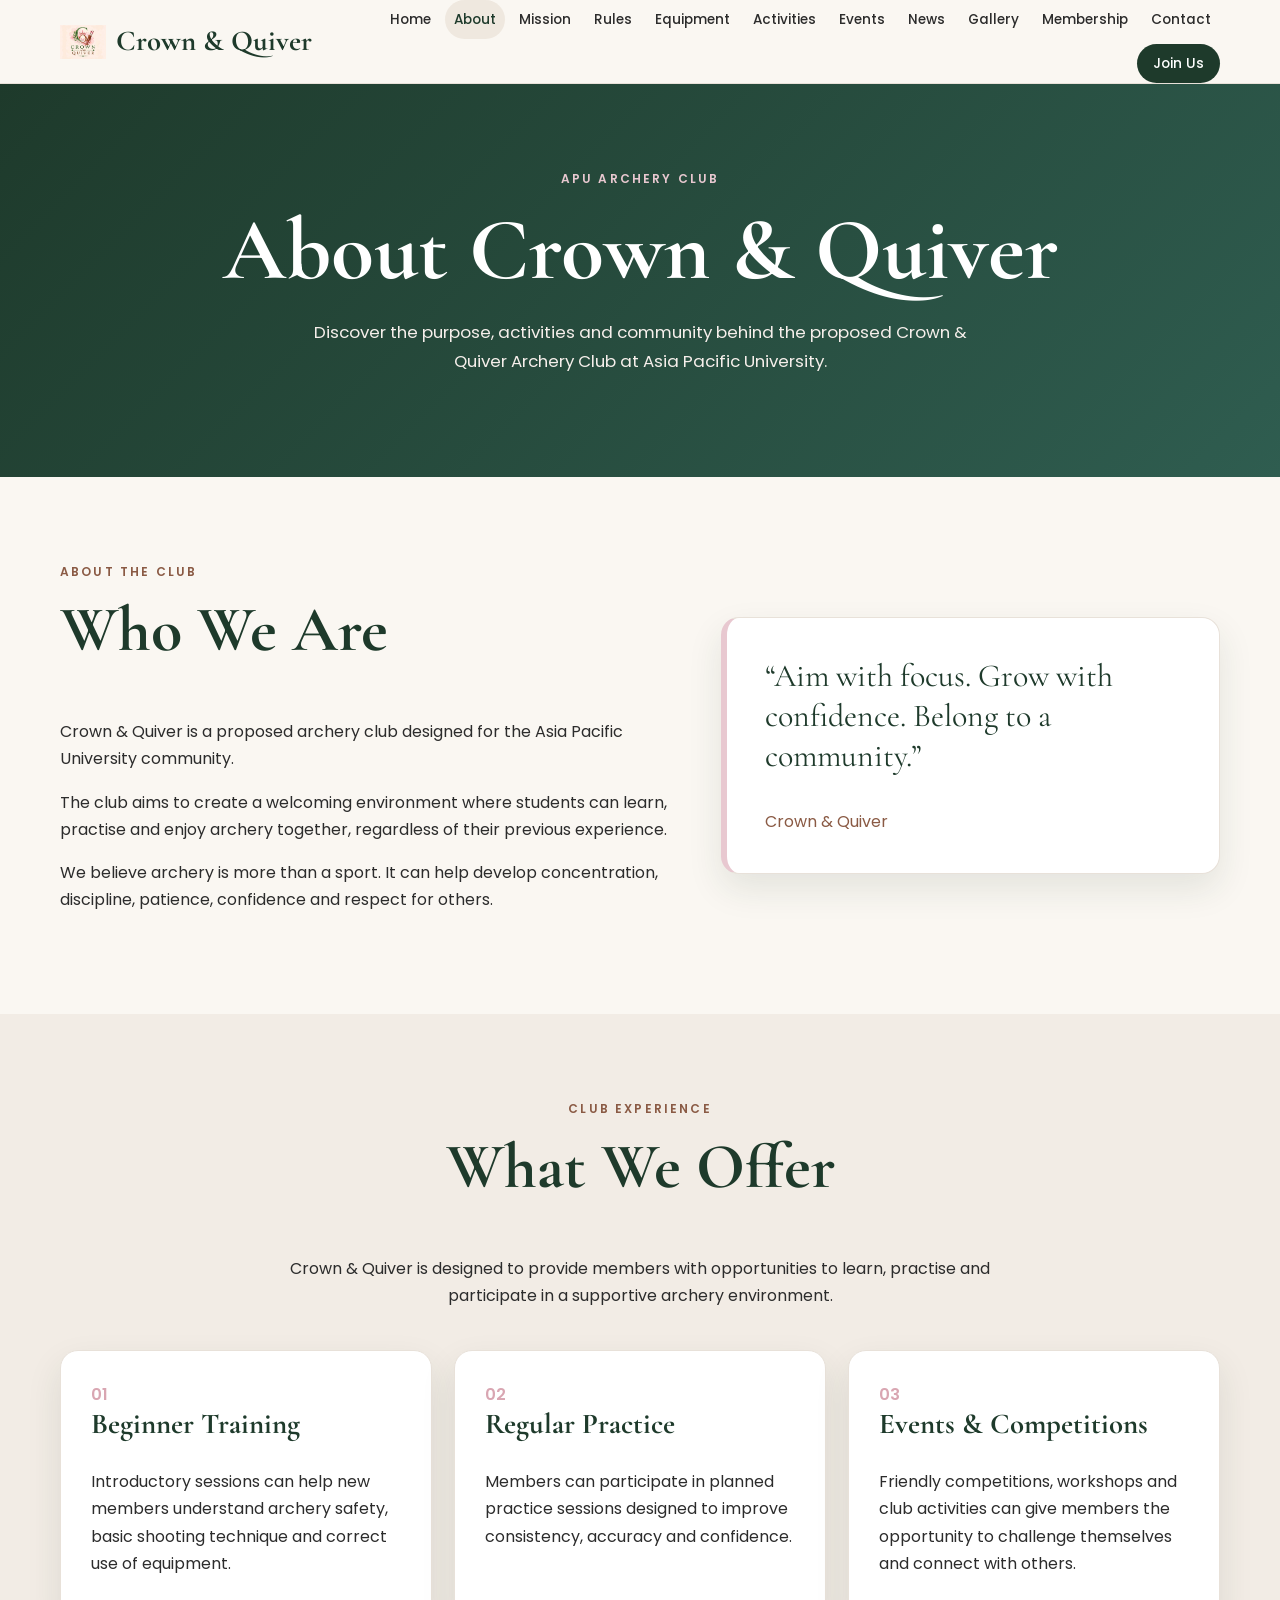
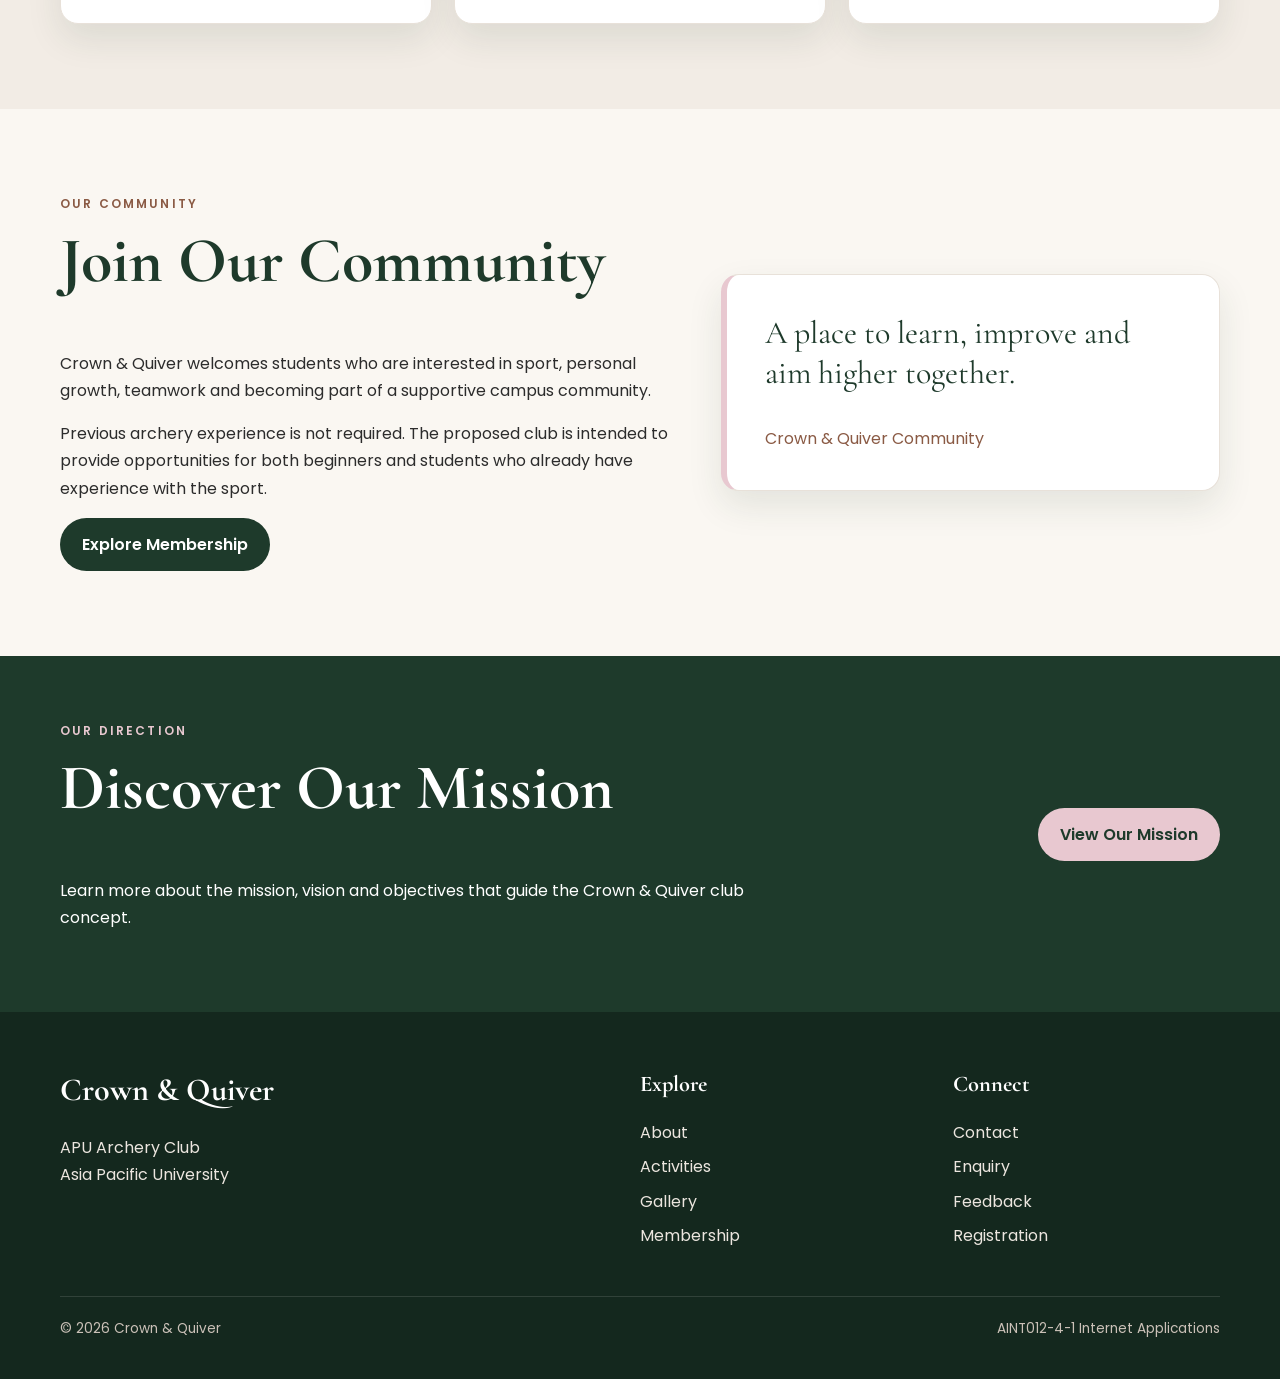
<file: about.html>
<!DOCTYPE html>
<html lang="en">

<head>
    <meta charset="UTF-8">

    <meta
        name="viewport"
        content="width=device-width, initial-scale=1.0"
    >

    <title>About | Crown & Quiver</title>


    <!-- Google Fonts -->

    <link
        rel="preconnect"
        href="https://fonts.googleapis.com"
    >

    <link
        rel="preconnect"
        href="https://fonts.gstatic.com"
        crossorigin
    >

    <link
        href="https://fonts.googleapis.com/css2?family=Cormorant+Garamond:wght@600;700&family=Poppins:wght@400;500;600&display=swap"
        rel="stylesheet"
    >


    <!-- Shared CSS -->

    <link
        rel="stylesheet"
        href="css/style.css"
    >


    <!-- Shared JavaScript -->

    <script
        defer
        src="js/main.js"
    ></script>

</head>


<body>


    <!-- ========================================
         Navigation
    ======================================== -->

    <header class="site-header">

        <div class="container nav-wrapper">

            <a
                href="index.html"
                class="logo-text brand-with-logo"
            >
                <img
                    src="images/logo/logo.jpeg"
                    alt="Crown & Quiver logo"
                    class="site-logo"
                >
                <span>Crown & Quiver</span>
            </a>


            <button
                class="menu-toggle"
                aria-label="Open navigation menu"
                aria-expanded="false"
            >
                ☰
            </button>


            <nav class="site-nav">

                <a href="index.html">
                    Home
                </a>

                <a href="about.html">
                    About
                </a>

                <a href="mission.html">
                    Mission
                </a>

                <a href="rules.html">
                    Rules
                </a>

                <a href="equipment.html">
                    Equipment
                </a>

                <a href="activities.html">
                    Activities
                </a>

                <a href="events.html">
                    Events
                </a>

                <a href="news.html">
                    News
                </a>

                <a href="gallery.html">
                    Gallery
                </a>

                <a href="membership.html">
                    Membership
                </a>

                <a href="contact.html">
                    Contact
                </a>

                <a
                    href="registration.html"
                    class="nav-button"
                >
                    Join Us
                </a>

            </nav>

        </div>

    </header>



    <main>


        <!-- ========================================
             About Hero
        ======================================== -->

        <section class="page-hero">

            <div class="container page-hero-centered">

                <p class="eyebrow">
                    APU Archery Club
                </p>


                <h1>
                    About Crown & Quiver
                </h1>


                <p class="page-hero-description">
                    Discover the purpose, activities and community
                    behind the proposed Crown & Quiver Archery Club
                    at Asia Pacific University.
                </p>

            </div>

        </section>



        <!-- ========================================
             Who We Are
        ======================================== -->

        <section class="section">

            <div class="container two-column">


                <div>

                    <p class="section-label">
                        About the Club
                    </p>


                    <h2>
                        Who We Are
                    </h2>


                    <p>
                        Crown & Quiver is a proposed archery club
                        designed for the Asia Pacific University
                        community.
                    </p>


                    <p>
                        The club aims to create a welcoming
                        environment where students can learn,
                        practise and enjoy archery together,
                        regardless of their previous experience.
                    </p>


                    <p>
                        We believe archery is more than a sport.
                        It can help develop concentration,
                        discipline, patience, confidence and
                        respect for others.
                    </p>

                </div>


                <div class="quote-card">

                    <p>
                        “Aim with focus.
                        Grow with confidence.
                        Belong to a community.”
                    </p>

                    <span>
                        Crown & Quiver
                    </span>

                </div>

            </div>

        </section>



        <!-- ========================================
             What We Offer
        ======================================== -->

        <section class="section section-alt">

            <div class="container">

                <div class="section-heading">

                    <p class="section-label">
                        Club Experience
                    </p>


                    <h2>
                        What We Offer
                    </h2>


                    <p>
                        Crown & Quiver is designed to provide
                        members with opportunities to learn,
                        practise and participate in a supportive
                        archery environment.
                    </p>

                </div>



                <div class="card-grid">


                    <!-- Beginner Training -->

                    <article class="info-card">

                        <span class="card-number">
                            01
                        </span>


                        <h3>
                            Beginner Training
                        </h3>


                        <p>
                            Introductory sessions can help new
                            members understand archery safety,
                            basic shooting technique and correct
                            use of equipment.
                        </p>

                    </article>



                    <!-- Regular Practice -->

                    <article class="info-card">

                        <span class="card-number">
                            02
                        </span>


                        <h3>
                            Regular Practice
                        </h3>


                        <p>
                            Members can participate in planned
                            practice sessions designed to improve
                            consistency, accuracy and confidence.
                        </p>

                    </article>



                    <!-- Events & Competitions -->

                    <article class="info-card">

                        <span class="card-number">
                            03
                        </span>


                        <h3>
                            Events & Competitions
                        </h3>


                        <p>
                            Friendly competitions, workshops and
                            club activities can give members the
                            opportunity to challenge themselves
                            and connect with others.
                        </p>

                    </article>

                </div>

            </div>

        </section>



        <!-- ========================================
             Community
        ======================================== -->

        <section class="section">

            <div class="container two-column">


                <div>

                    <p class="section-label">
                        Our Community
                    </p>


                    <h2>
                        Join Our Community
                    </h2>


                    <p>
                        Crown & Quiver welcomes students who are
                        interested in sport, personal growth,
                        teamwork and becoming part of a supportive
                        campus community.
                    </p>


                    <p>
                        Previous archery experience is not required.
                        The proposed club is intended to provide
                        opportunities for both beginners and
                        students who already have experience
                        with the sport.
                    </p>


                    <a
                        href="membership.html"
                        class="btn btn-primary"
                    >
                        Explore Membership
                    </a>

                </div>



                <div class="quote-card">

                    <p>
                        A place to learn,
                        improve and aim higher
                        together.
                    </p>

                    <span>
                        Crown & Quiver Community
                    </span>

                </div>

            </div>

        </section>



        <!-- ========================================
             Mission CTA
        ======================================== -->

        <section class="membership-section">

            <div class="container membership-wrapper">


                <div>

                    <p class="section-label light-label">
                        Our Direction
                    </p>


                    <h2>
                        Discover Our Mission
                    </h2>


                    <p>
                        Learn more about the mission, vision and
                        objectives that guide the Crown & Quiver
                        club concept.
                    </p>

                </div>


                <a
                    href="mission.html"
                    class="btn btn-pink"
                >
                    View Our Mission
                </a>

            </div>

        </section>


    </main>



    <!-- ========================================
         Footer
    ======================================== -->

    <footer class="site-footer">

        <div class="container footer-grid">


            <div>

                <h2 class="footer-logo">
                    Crown & Quiver
                </h2>


                <p>
                    APU Archery Club<br>
                    Asia Pacific University
                </p>

            </div>



            <div>

                <h3>
                    Explore
                </h3>


                <a href="about.html">
                    About
                </a>

                <a href="activities.html">
                    Activities
                </a>

                <a href="gallery.html">
                    Gallery
                </a>

                <a href="membership.html">
                    Membership
                </a>

            </div>



            <div>

                <h3>
                    Connect
                </h3>


                <a href="contact.html">
                    Contact
                </a>

                <a href="enquiry.html">
                    Enquiry
                </a>

                <a href="feedback.html">
                    Feedback
                </a>

                <a href="registration.html">
                    Registration
                </a>

            </div>

        </div>



        <div class="container footer-bottom">

            <p>
                © 2026 Crown & Quiver
            </p>

            <p>
                AINT012-4-1 Internet Applications
            </p>

        </div>

    </footer>



    <!-- Back To Top -->

    <button
        class="back-to-top"
        aria-label="Back to top"
    >
        ↑
    </button>


</body>

</html>
</file>
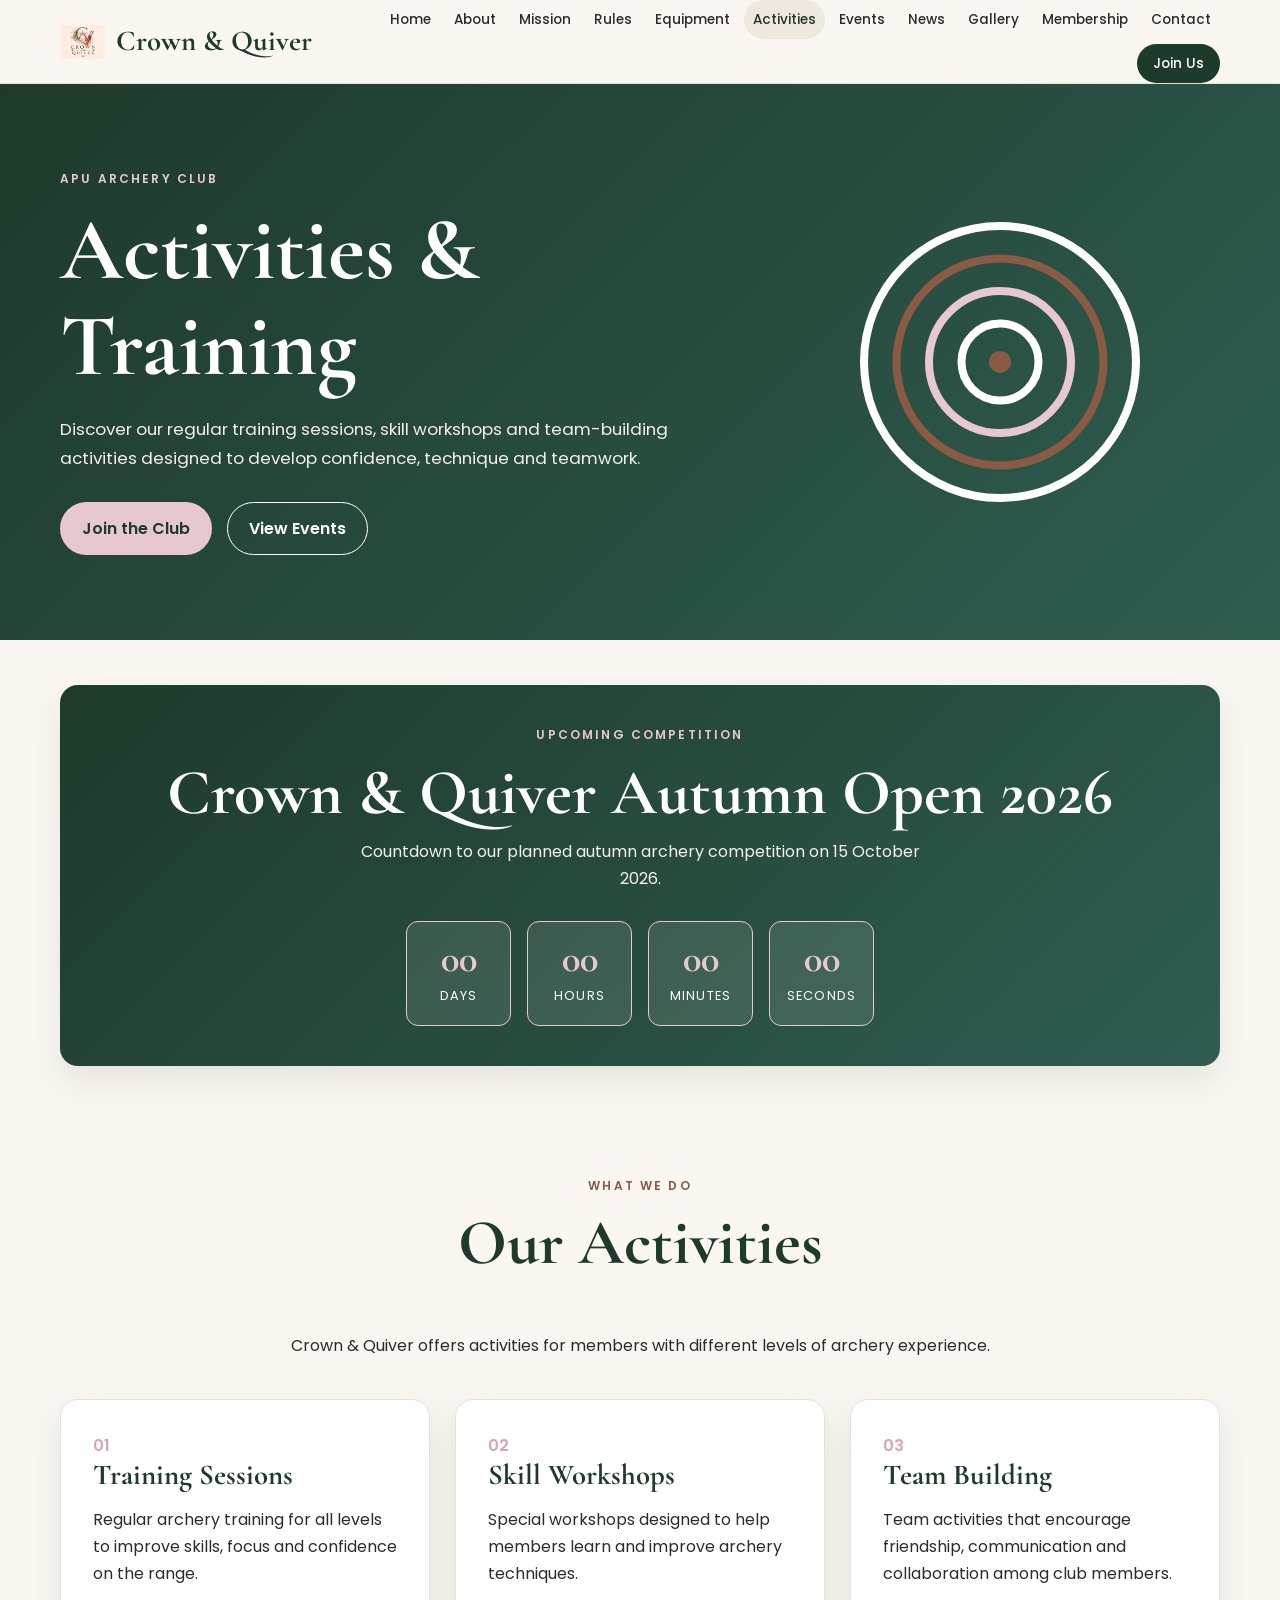
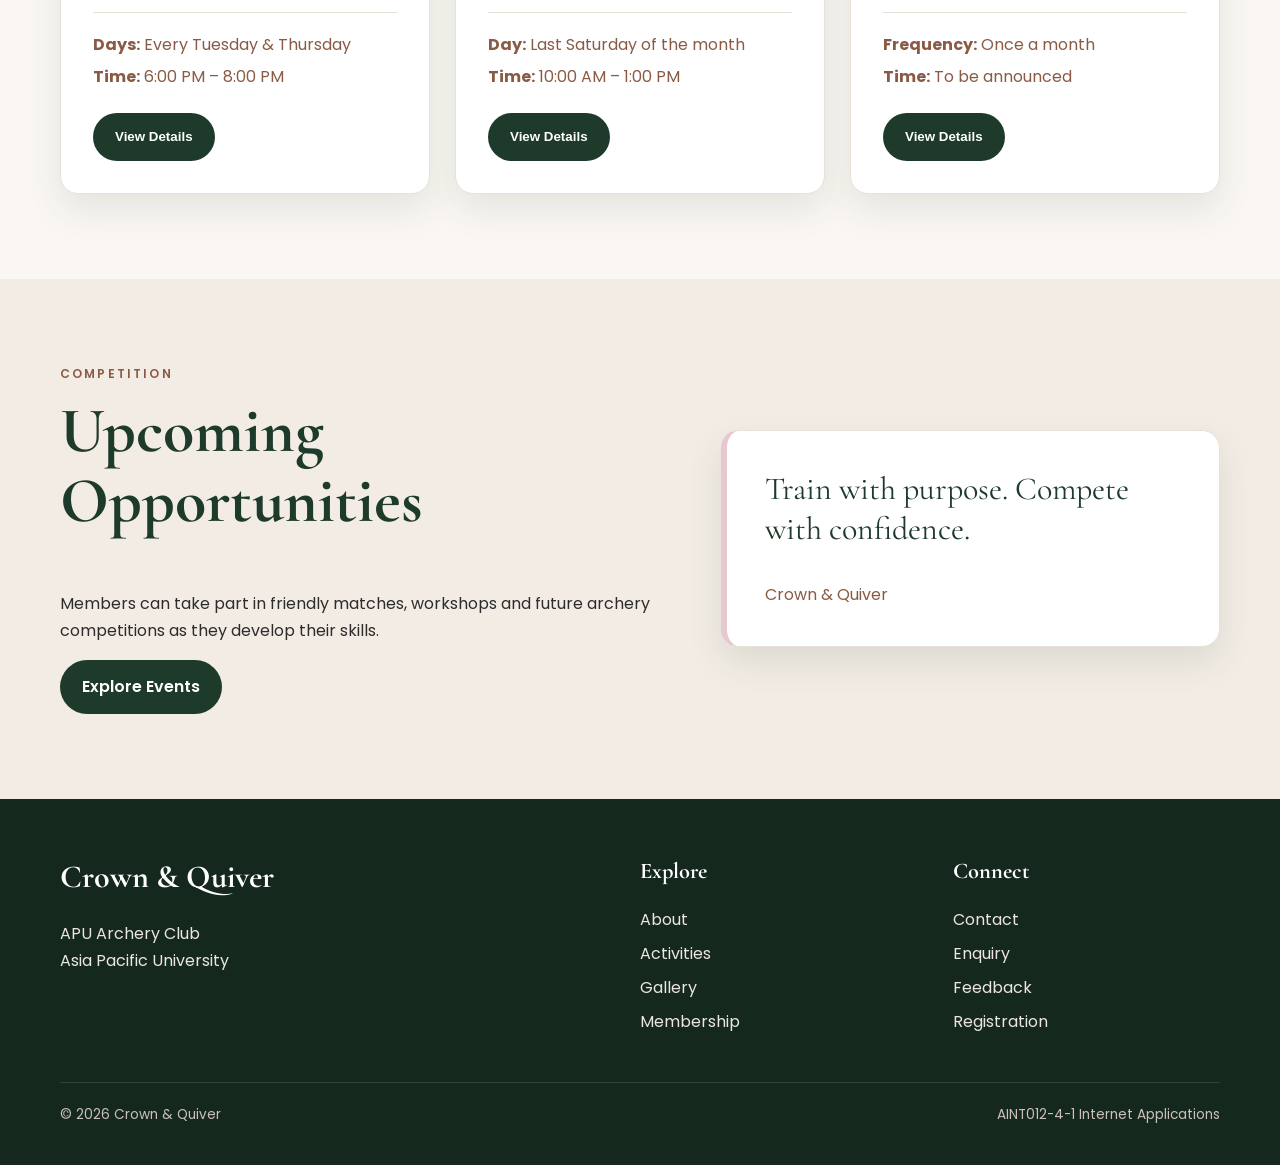
<file: activities.html>
<!DOCTYPE html>
<html lang="en">

<head>
    <meta charset="UTF-8">
    <meta name="viewport" content="width=device-width, initial-scale=1.0">

    <title>Activities | Crown & Quiver</title>

    <!-- Google Fonts -->
    <link rel="preconnect" href="https://fonts.googleapis.com">
    <link rel="preconnect" href="https://fonts.gstatic.com" crossorigin>

    <link
        href="https://fonts.googleapis.com/css2?family=Cormorant+Garamond:wght@600;700&family=Poppins:wght@400;500;600&display=swap"
        rel="stylesheet"
    >

    <!-- Shared CSS -->
    <link rel="stylesheet" href="css/style.css">

    <!-- Shared JavaScript -->
    <script defer src="js/main.js"></script>
</head>

<body>

    <!-- Navigation -->
    <header class="site-header">

        <div class="container nav-wrapper">

            <a href="index.html" class="logo-text brand-with-logo">
                <img
                    src="images/logo/logo.jpeg"
                    alt="Crown & Quiver logo"
                    class="site-logo"
                >
                <span>Crown & Quiver</span>
            </a>

            <button
                class="menu-toggle"
                aria-label="Open navigation menu"
                aria-expanded="false"
            >
                ☰
            </button>

            <nav class="site-nav">

                <a href="index.html">Home</a>
                <a href="about.html">About</a>
                <a href="mission.html">Mission</a>
                <a href="rules.html">Rules</a>
                <a href="equipment.html">Equipment</a>
                <a href="activities.html">Activities</a>
                <a href="events.html">Events</a>
                <a href="news.html">News</a>
                <a href="gallery.html">Gallery</a>
                <a href="membership.html">Membership</a>
                <a href="contact.html">Contact</a>

                <a
                    href="registration.html"
                    class="nav-button"
                >
                    Join Us
                </a>

            </nav>

        </div>

    </header>


    <main>

        <!-- Activities Hero -->
        <section class="page-hero activities-hero">

            <div class="container page-hero-grid">

                <div>

                    <p class="eyebrow">
                        APU Archery Club
                    </p>

                    <h1>
                        Activities & Training
                    </h1>

                    <p class="page-hero-description">
                        Discover our regular training sessions,
                        skill workshops and team-building activities
                        designed to develop confidence, technique
                        and teamwork.
                    </p>

                    <div class="hero-buttons">

                        <a
                            href="registration.html"
                            class="btn btn-pink"
                        >
                            Join the Club
                        </a>

                        <a
                            href="events.html"
                            class="btn btn-outline-light"
                        >
                            View Events
                        </a>

                    </div>

                </div>


                <!-- Target Graphic -->
                <div
                    class="target-graphic"
                    aria-hidden="true"
                >

                    <div class="target-ring target-ring-one"></div>
                    <div class="target-ring target-ring-two"></div>
                    <div class="target-ring target-ring-three"></div>
                    <div class="target-ring target-ring-four"></div>
                    <div class="target-centre"></div>

                </div>

            </div>

        </section>


        <!-- Competition Countdown -->
        <section class="section activity-countdown-section">

            <div class="container">

                <div class="activity-countdown">

                    <p class="section-label light-label">
                        Upcoming Competition
                    </p>

                    <h2>
                        Crown & Quiver Autumn Open 2026
                    </h2>

                    <p class="countdown-description">
                        Countdown to our planned autumn archery
                        competition on 15 October 2026.
                    </p>


                    <div class="countdown-grid">

                        <div class="countdown-box">

                            <span id="activityDays">
                                00
                            </span>

                            <p>Days</p>

                        </div>


                        <div class="countdown-box">

                            <span id="activityHours">
                                00
                            </span>

                            <p>Hours</p>

                        </div>


                        <div class="countdown-box">

                            <span id="activityMinutes">
                                00
                            </span>

                            <p>Minutes</p>

                        </div>


                        <div class="countdown-box">

                            <span id="activitySeconds">
                                00
                            </span>

                            <p>Seconds</p>

                        </div>

                    </div>

                </div>

            </div>

        </section>


        <!-- Activities -->
        <section class="section">

            <div class="container">

                <div class="section-heading">

                    <p class="section-label">
                        What We Do
                    </p>

                    <h2>
                        Our Activities
                    </h2>

                    <p>
                        Crown & Quiver offers activities for members
                        with different levels of archery experience.
                    </p>

                </div>


                <div class="activity-card-grid">

                    <!-- Training Sessions -->
                    <article class="activity-card">

                        <span class="card-number">
                            01
                        </span>

                        <h3>
                            Training Sessions
                        </h3>

                        <p>
                            Regular archery training for all levels
                            to improve skills, focus and confidence
                            on the range.
                        </p>

                        <div class="activity-details">

                            <p>
                                <strong>Days:</strong>
                                Every Tuesday & Thursday
                            </p>

                            <p>
                                <strong>Time:</strong>
                                6:00 PM – 8:00 PM
                            </p>

                        </div>

                        <button
                            type="button"
                            class="btn btn-primary view-more-btn"
                            data-type="training"
                            data-title="Training Sessions"
                            data-time="Every Tuesday & Thursday | 6:00 PM – 8:00 PM"
                            data-location="APU Outdoor Archery Range"
                            data-desc="Our weekly training sessions help archers of all skill levels improve their technique. Beginners learn safety, stance and basic shooting techniques, while more experienced members work on accuracy, consistency and confidence."
                        >
                            View Details
                        </button>

                    </article>


                    <!-- Skill Workshops -->
                    <article class="activity-card">

                        <span class="card-number">
                            02
                        </span>

                        <h3>
                            Skill Workshops
                        </h3>

                        <p>
                            Special workshops designed to help members
                            learn and improve archery techniques.
                        </p>

                        <div class="activity-details">

                            <p>
                                <strong>Day:</strong>
                                Last Saturday of the month
                            </p>

                            <p>
                                <strong>Time:</strong>
                                10:00 AM – 1:00 PM
                            </p>

                        </div>

                        <button
                            type="button"
                            class="btn btn-primary view-more-btn"
                            data-type="general"
                            data-title="Skill Workshops"
                            data-time="Last Saturday of Every Month | 10:00 AM – 1:00 PM"
                            data-location="APU Sports Complex"
                            data-desc="These workshops focus on archery fundamentals and more advanced techniques. Sessions may include bow setup, arrow maintenance, shooting form, mental focus and preparation for competitions."
                        >
                            View Details
                        </button>

                    </article>


                    <!-- Team Building -->
                    <article class="activity-card">

                        <span class="card-number">
                            03
                        </span>

                        <h3>
                            Team Building
                        </h3>

                        <p>
                            Team activities that encourage friendship,
                            communication and collaboration among
                            club members.
                        </p>

                        <div class="activity-details">

                            <p>
                                <strong>Frequency:</strong>
                                Once a month
                            </p>

                            <p>
                                <strong>Time:</strong>
                                To be announced
                            </p>

                        </div>

                        <button
                            type="button"
                            class="btn btn-primary view-more-btn"
                            data-type="general"
                            data-title="Team Building & Social Activities"
                            data-time="Once a Month | Time Announced Before Each Activity"
                            data-location="APU Campus"
                            data-desc="Monthly social and team-building activities help members strengthen communication, teamwork and friendships. Activities may include archery games, team challenges and informal club gatherings."
                        >
                            View Details
                        </button>

                    </article>

                </div>

            </div>

        </section>


        <!-- Upcoming Opportunities -->
        <section class="section section-alt">

            <div class="container two-column">

                <div>

                    <p class="section-label">
                        Competition
                    </p>

                    <h2>
                        Upcoming Opportunities
                    </h2>

                    <p>
                        Members can take part in friendly matches,
                        workshops and future archery competitions
                        as they develop their skills.
                    </p>

                    <a
                        href="events.html"
                        class="btn btn-primary"
                    >
                        Explore Events
                    </a>

                </div>


                <div class="quote-card">

                    <p>
                        Train with purpose.
                        Compete with confidence.
                    </p>

                    <span>
                        Crown & Quiver
                    </span>

                </div>

            </div>

        </section>

    </main>


    <!-- Activity Details Modal -->
    <div
        class="details-modal"
        id="detailsModal"
        aria-hidden="true"
        role="dialog"
        aria-modal="true"
        aria-labelledby="modalTitle"
    >

        <div class="details-modal-content">

            <button
                type="button"
                class="details-modal-close"
                id="closeModal"
                aria-label="Close activity details"
            >
                &times;
            </button>


            <p class="section-label">
                Activity Details
            </p>


            <h2 id="modalTitle">
                Activity Details
            </h2>


            <div class="modal-information">

                <p>
                    <strong>Schedule:</strong>
                    <span id="modalTime"></span>
                </p>

                <p>
                    <strong>Location:</strong>
                    <span id="modalLocation"></span>
                </p>

            </div>


            <p
                id="modalDesc"
                class="modal-description"
            ></p>


            <!-- Training Schedule -->
            <div
                id="modalTableContainer"
                class="practice-schedule-wrapper"
            >

                <h3>
                    Weekly Practice Schedule
                </h3>


                <div class="table-scroll">

                    <table class="practice-table">

                        <thead>

                            <tr>
                                <th>Day</th>
                                <th>Time</th>
                                <th>Level</th>
                                <th>Focus Area</th>
                            </tr>

                        </thead>


                        <tbody>

                            <tr>
                                <td>Tuesday</td>
                                <td>6:00 PM – 8:00 PM</td>
                                <td>Beginner / All</td>
                                <td>Safety, Stance & Form</td>
                            </tr>

                            <tr>
                                <td>Thursday</td>
                                <td>6:00 PM – 8:00 PM</td>
                                <td>Intermediate</td>
                                <td>Grouping & Sight Tuning</td>
                            </tr>

                            <tr>
                                <td>Saturday</td>
                                <td>10:00 AM – 1:00 PM</td>
                                <td>Advanced / Team</td>
                                <td>Scoring & Competition Drills</td>
                            </tr>

                        </tbody>

                    </table>

                </div>

            </div>


            <a
                href="registration.html"
                class="btn btn-primary"
            >
                Join the Club
            </a>

        </div>

    </div>


    <!-- Footer -->
    <footer class="site-footer">

        <div class="container footer-grid">

            <div>

                <h2 class="footer-logo">
                    Crown & Quiver
                </h2>

                <p>
                    APU Archery Club<br>
                    Asia Pacific University
                </p>

            </div>


            <div>

                <h3>Explore</h3>

                <a href="about.html">About</a>
                <a href="activities.html">Activities</a>
                <a href="gallery.html">Gallery</a>
                <a href="membership.html">Membership</a>

            </div>


            <div>

                <h3>Connect</h3>

                <a href="contact.html">Contact</a>
                <a href="enquiry.html">Enquiry</a>
                <a href="feedback.html">Feedback</a>
                <a href="registration.html">Registration</a>

            </div>

        </div>


        <div class="container footer-bottom">

            <p>
                © 2026 Crown & Quiver
            </p>

            <p>
                AINT012-4-1 Internet Applications
            </p>

        </div>

    </footer>


    <!-- Back to Top -->
    <button
        class="back-to-top"
        aria-label="Back to top"
    >
        ↑
    </button>

</body>

</html>
</file>
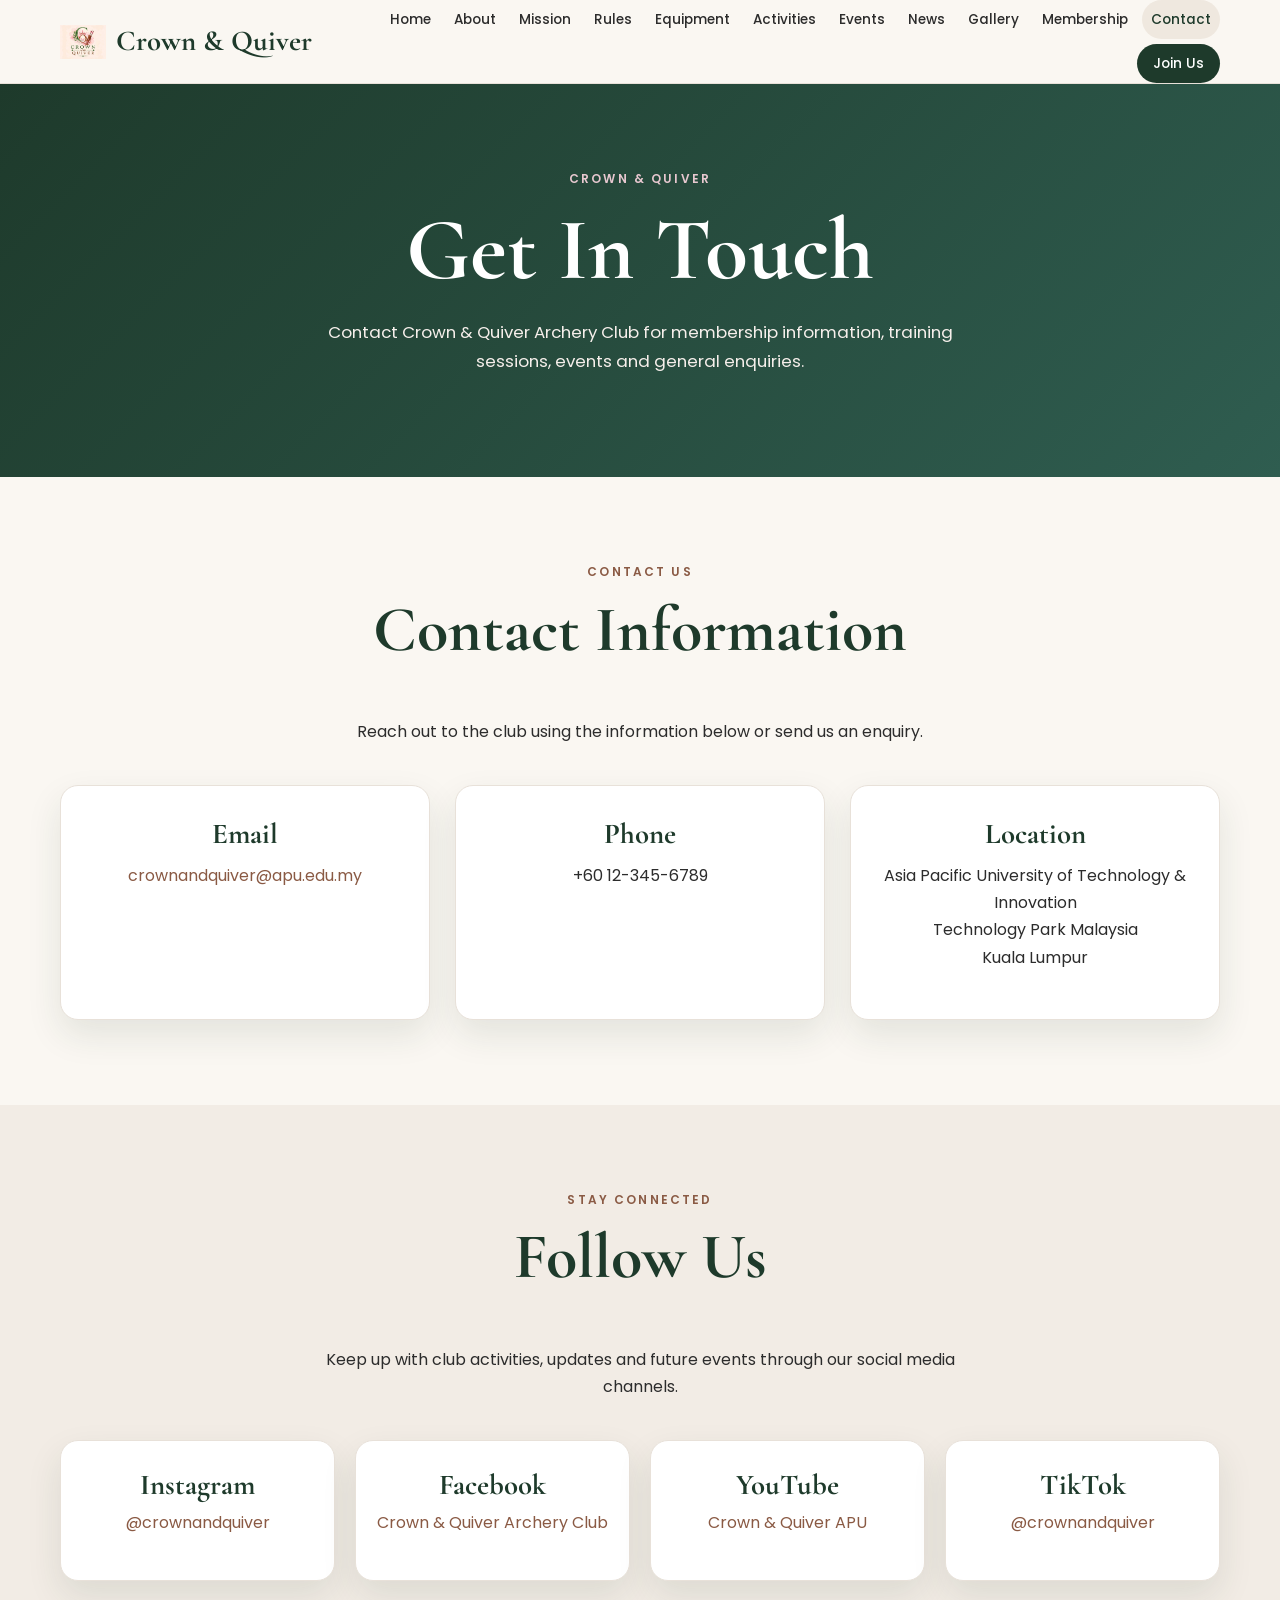
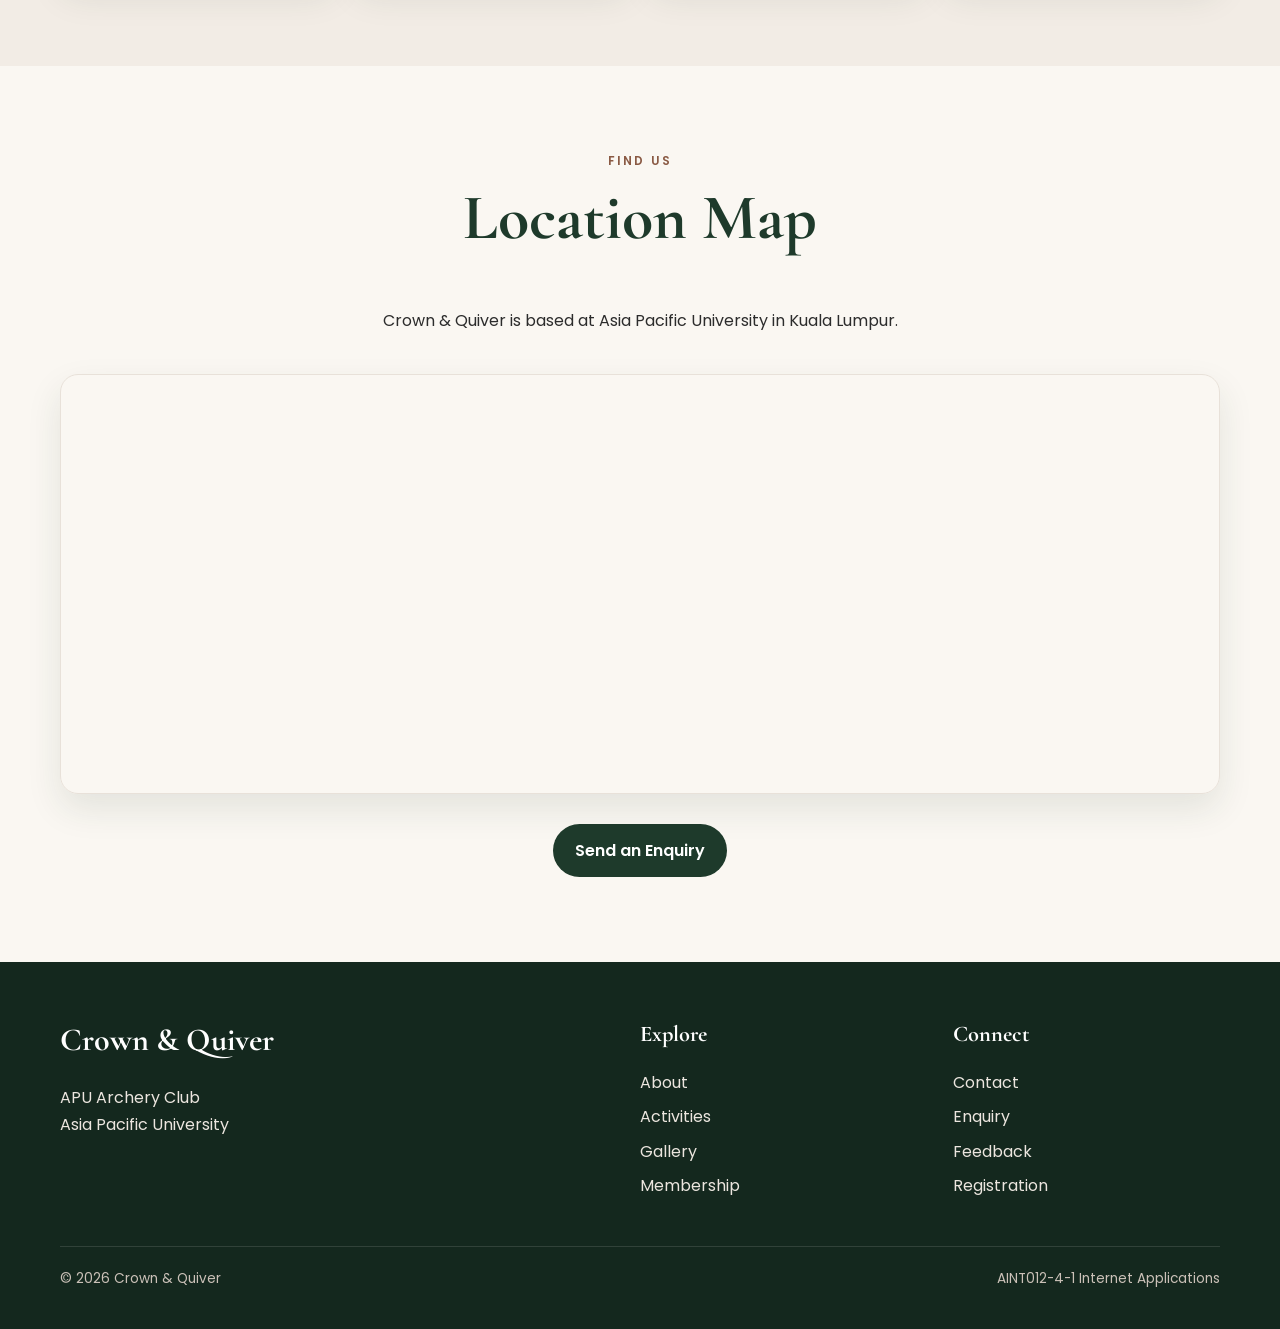
<file: contact.html>
<!DOCTYPE html>
<html lang="en">
<head>
    <meta charset="UTF-8">
    <meta name="viewport" content="width=device-width, initial-scale=1.0">

    <title>Contact | Crown & Quiver</title>

    <!-- Google Fonts -->
    <link rel="preconnect" href="https://fonts.googleapis.com">
    <link rel="preconnect" href="https://fonts.gstatic.com" crossorigin>

    <link
        href="https://fonts.googleapis.com/css2?family=Cormorant+Garamond:wght@600;700&family=Poppins:wght@400;500;600&display=swap"
        rel="stylesheet"
    >

    <!-- Shared CSS -->
    <link rel="stylesheet" href="css/style.css">

    <!-- Shared JavaScript -->
    <script defer src="js/main.js"></script>
</head>

<body>

    <!-- Navigation -->
    <header class="site-header">

        <div class="container nav-wrapper">

            <a
                href="index.html"
                class="logo-text brand-with-logo"
            >
                <img
                    src="images/logo/logo.jpeg"
                    alt="Crown & Quiver logo"
                    class="site-logo"
                >
                <span>Crown & Quiver</span>
            </a>

            <button
                class="menu-toggle"
                aria-label="Open navigation menu"
                aria-expanded="false"
            >
                ☰
            </button>

            <nav class="site-nav">

                <a href="index.html">Home</a>
                <a href="about.html">About</a>
                <a href="mission.html">Mission</a>
                <a href="rules.html">Rules</a>
                <a href="equipment.html">Equipment</a>
                <a href="activities.html">Activities</a>
                <a href="events.html">Events</a>
                <a href="news.html">News</a>
                <a href="gallery.html">Gallery</a>
                <a href="membership.html">Membership</a>
                <a href="contact.html">Contact</a>

                <a href="registration.html" class="nav-button">
                    Join Us
                </a>

            </nav>

        </div>

    </header>


    <main>

        <!-- Contact Hero -->
        <section class="page-hero">

            <div class="container page-hero-centered">

                <p class="eyebrow">
                    Crown & Quiver
                </p>

                <h1>
                    Get In Touch
                </h1>

                <p class="page-hero-description">
                    Contact Crown & Quiver Archery Club for
                    membership information, training sessions,
                    events and general enquiries.
                </p>

            </div>

        </section>


        <!-- Contact Details -->
        <section class="section">

            <div class="container">

                <div class="section-heading">

                    <p class="section-label">
                        Contact Us
                    </p>

                    <h2>
                        Contact Information
                    </h2>

                    <p>
                        Reach out to the club using the information
                        below or send us an enquiry.
                    </p>

                </div>


                <div class="contact-page-grid">

                    <!-- Contact Card -->
                    <div class="contact-detail-card">

                        <h3>Email</h3>

                        <p>
                            <a href="mailto:crownandquiver@apu.edu.my">
                                crownandquiver@apu.edu.my
                            </a>
                        </p>

                    </div>


                    <!-- Phone Card -->
                    <div class="contact-detail-card">

                        <h3>Phone</h3>

                        <p>
                            +60 12-345-6789
                        </p>

                    </div>


                    <!-- Location Card -->
                    <div class="contact-detail-card">

                        <h3>Location</h3>

                        <p>
                            Asia Pacific University of
                            Technology & Innovation<br>
                            Technology Park Malaysia<br>
                            Kuala Lumpur
                        </p>

                    </div>

                </div>

            </div>

        </section>


        <!-- Social Media -->
        <section class="section section-alt">

            <div class="container">

                <div class="section-heading">

                    <p class="section-label">
                        Stay Connected
                    </p>

                    <h2>
                        Follow Us
                    </h2>

                    <p>
                        Keep up with club activities, updates
                        and future events through our social
                        media channels.
                    </p>

                </div>


                <div class="social-page-links">

                    <a
                        href="https://www.instagram.com/"
                        target="_blank"
                        rel="noopener noreferrer"
                        class="social-card"
                    >
                        <h3>Instagram</h3>

                        <p>
                            @crownandquiver
                        </p>
                    </a>


                    <a
                        href="https://www.facebook.com/"
                        target="_blank"
                        rel="noopener noreferrer"
                        class="social-card"
                    >
                        <h3>Facebook</h3>

                        <p>
                            Crown & Quiver Archery Club
                        </p>
                    </a>


                    <a
                        href="https://www.youtube.com/"
                        target="_blank"
                        rel="noopener noreferrer"
                        class="social-card"
                    >
                        <h3>YouTube</h3>

                        <p>
                            Crown & Quiver APU
                        </p>
                    </a>


                    <a
                        href="https://www.tiktok.com/"
                        target="_blank"
                        rel="noopener noreferrer"
                        class="social-card"
                    >
                        <h3>TikTok</h3>

                        <p>
                            @crownandquiver
                        </p>
                    </a>

                </div>

            </div>

        </section>


        <!-- Map -->
        <section class="section">

            <div class="container">

                <div class="section-heading">

                    <p class="section-label">
                        Find Us
                    </p>

                    <h2>
                        Location Map
                    </h2>

                    <p>
                        Crown & Quiver is based at Asia Pacific
                        University in Kuala Lumpur.
                    </p>

                </div>


                <div class="contact-map">

                    <iframe
                        src="https://www.google.com/maps?q=Asia%20Pacific%20University%20of%20Technology%20%26%20Innovation%20Kuala%20Lumpur&output=embed"
                        title="Asia Pacific University location map"
                        loading="lazy"
                        allowfullscreen
                        referrerpolicy="no-referrer-when-downgrade"
                    ></iframe>

                </div>


                <div class="contact-enquiry-button">

                    <a
                        href="enquiry.html"
                        class="btn btn-primary"
                    >
                        Send an Enquiry
                    </a>

                </div>

            </div>

        </section>

    </main>


    <!-- Footer -->
    <footer class="site-footer">

        <div class="container footer-grid">

            <div>

                <h2 class="footer-logo">
                    Crown & Quiver
                </h2>

                <p>
                    APU Archery Club<br>
                    Asia Pacific University
                </p>

            </div>


            <div>

                <h3>Explore</h3>

                <a href="about.html">About</a>
                <a href="activities.html">Activities</a>
                <a href="gallery.html">Gallery</a>
                <a href="membership.html">Membership</a>

            </div>


            <div>

                <h3>Connect</h3>

                <a href="contact.html">Contact</a>
                <a href="enquiry.html">Enquiry</a>
                <a href="feedback.html">Feedback</a>
                <a href="registration.html">Registration</a>

            </div>

        </div>


        <div class="container footer-bottom">

            <p>
                © 2026 Crown & Quiver
            </p>

            <p>
                AINT012-4-1 Internet Applications
            </p>

        </div>

    </footer>


    <!-- Back to Top -->
    <button
        class="back-to-top"
        aria-label="Back to top"
    >
        ↑
    </button>

</body>
</html>
</file>
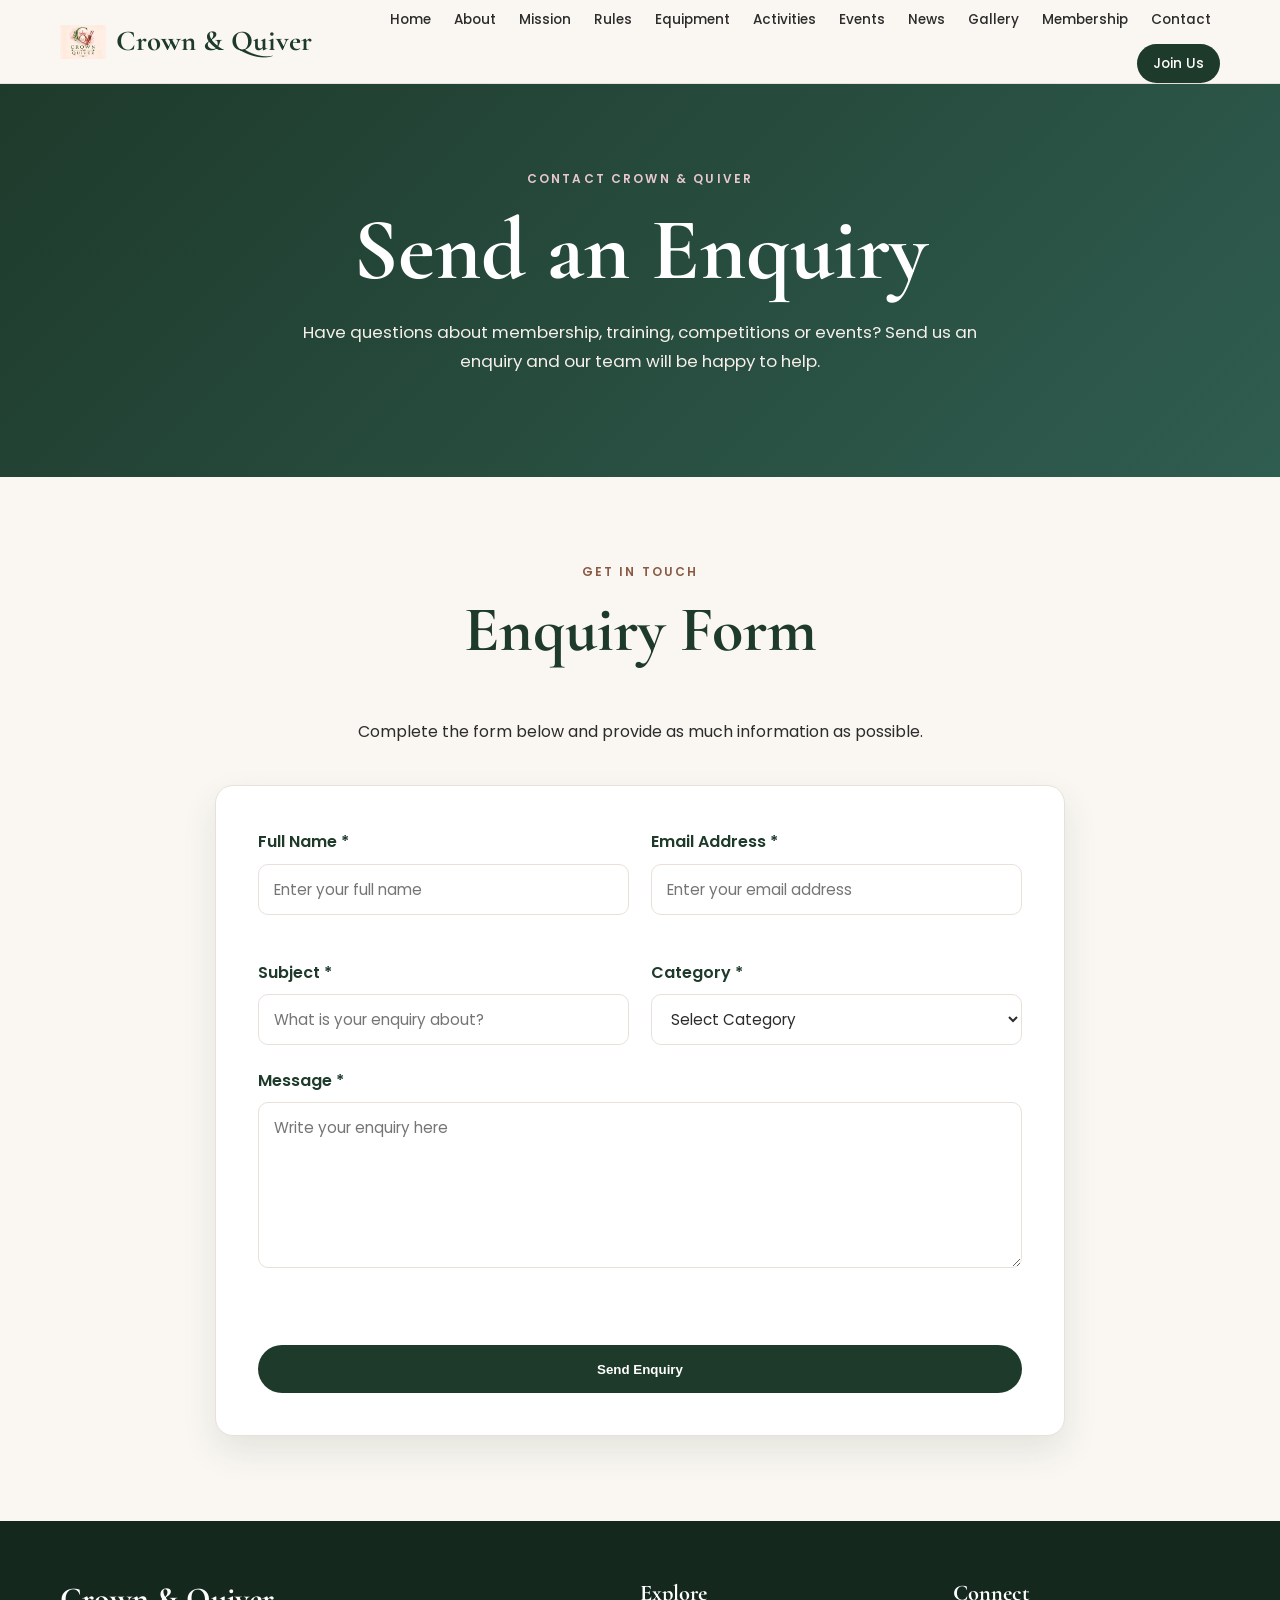
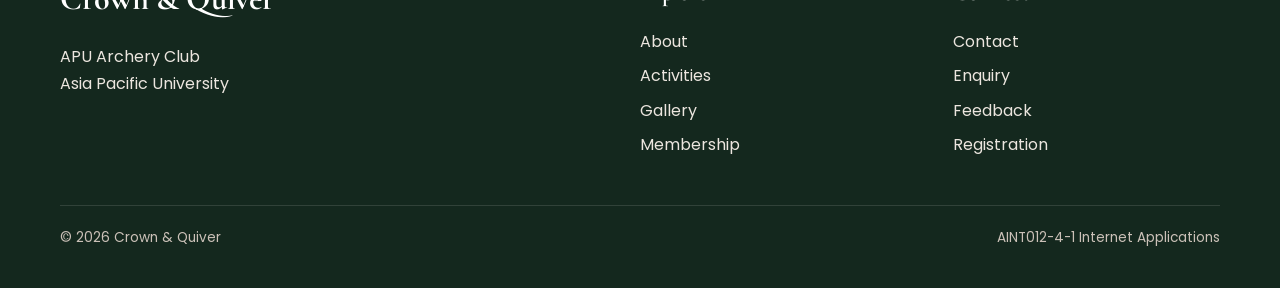
<file: enquiry.html>
<!DOCTYPE html>
<html lang="en">
<head>
    <meta charset="UTF-8">
    <meta name="viewport" content="width=device-width, initial-scale=1.0">

    <title>Enquiry | Crown & Quiver</title>

    <!-- Google Fonts -->
    <link rel="preconnect" href="https://fonts.googleapis.com">
    <link rel="preconnect" href="https://fonts.gstatic.com" crossorigin>

    <link
        href="https://fonts.googleapis.com/css2?family=Cormorant+Garamond:wght@600;700&family=Poppins:wght@400;500;600&display=swap"
        rel="stylesheet"
    >

    <!-- Shared CSS -->
    <link rel="stylesheet" href="css/style.css">

    <!-- Shared JavaScript -->
    <script defer src="js/main.js"></script>
</head>

<body>

    <!-- Navigation -->
    <header class="site-header">

        <div class="container nav-wrapper">

            <a
                href="index.html"
                class="logo-text brand-with-logo"
            >
                <img
                    src="images/logo/logo.jpeg"
                    alt="Crown & Quiver logo"
                    class="site-logo"
                >
                <span>Crown & Quiver</span>
            </a>

            <button
                class="menu-toggle"
                aria-label="Open navigation menu"
                aria-expanded="false"
            >
                ☰
            </button>

            <nav class="site-nav">

                <a href="index.html">Home</a>
                <a href="about.html">About</a>
                <a href="mission.html">Mission</a>
                <a href="rules.html">Rules</a>
                <a href="equipment.html">Equipment</a>
                <a href="activities.html">Activities</a>
                <a href="events.html">Events</a>
                <a href="news.html">News</a>
                <a href="gallery.html">Gallery</a>
                <a href="membership.html">Membership</a>
                <a href="contact.html">Contact</a>

                <a href="registration.html" class="nav-button">
                    Join Us
                </a>

            </nav>

        </div>

    </header>


    <main>

        <!-- Enquiry Hero -->
        <section class="page-hero">

            <div class="container page-hero-centered">

                <p class="eyebrow">
                    Contact Crown & Quiver
                </p>

                <h1>
                    Send an Enquiry
                </h1>

                <p class="page-hero-description">
                    Have questions about membership, training,
                    competitions or events? Send us an enquiry
                    and our team will be happy to help.
                </p>

            </div>

        </section>


        <!-- Enquiry Form -->
        <section class="section">

            <div class="container form-page-container">

                <div class="section-heading">

                    <p class="section-label">
                        Get in Touch
                    </p>

                    <h2>
                        Enquiry Form
                    </h2>

                    <p>
                        Complete the form below and provide
                        as much information as possible.
                    </p>

                </div>


                <form
                    id="enquiryForm"
                    class="club-form"
                    novalidate
                >

                    <div class="form-grid">

                        <div class="form-group">

                            <label for="enquiryName">
                                Full Name *
                            </label>

                            <input
                                type="text"
                                id="enquiryName"
                                name="name"
                                placeholder="Enter your full name"
                                required
                            >

                        </div>


                        <div class="form-group">

                            <label for="enquiryEmail">
                                Email Address *
                            </label>

                            <input
                                type="email"
                                id="enquiryEmail"
                                name="email"
                                placeholder="Enter your email address"
                                required
                            >

                        </div>


                        <div class="form-group">

                            <label for="enquirySubject">
                                Subject *
                            </label>

                            <input
                                type="text"
                                id="enquirySubject"
                                name="subject"
                                placeholder="What is your enquiry about?"
                                required
                            >

                        </div>


                        <div class="form-group">

                            <label for="enquiryCategory">
                                Category *
                            </label>

                            <select
                                id="enquiryCategory"
                                name="category"
                                required
                            >

                                <option value="">
                                    Select Category
                                </option>

                                <option value="Membership">
                                    Membership
                                </option>

                                <option value="Training Sessions">
                                    Training Sessions
                                </option>

                                <option value="Events">
                                    Events
                                </option>

                                <option value="Sponsorship">
                                    Sponsorship
                                </option>

                                <option value="Other">
                                    Other
                                </option>

                            </select>

                        </div>

                    </div>


                    <div class="form-group">

                        <label for="enquiryMessage">
                            Message *
                        </label>

                        <textarea
                            id="enquiryMessage"
                            name="message"
                            rows="6"
                            placeholder="Write your enquiry here"
                            required
                        ></textarea>

                    </div>


                    <p
                        id="enquiryMessageStatus"
                        class="form-message"
                        aria-live="polite"
                    ></p>


                    <button
                        type="submit"
                        class="btn btn-primary form-submit"
                    >
                        Send Enquiry
                    </button>

                </form>

            </div>

        </section>

    </main>


    <!-- Footer -->
    <footer class="site-footer">

        <div class="container footer-grid">

            <div>

                <h2 class="footer-logo">
                    Crown & Quiver
                </h2>

                <p>
                    APU Archery Club<br>
                    Asia Pacific University
                </p>

            </div>


            <div>

                <h3>Explore</h3>

                <a href="about.html">About</a>
                <a href="activities.html">Activities</a>
                <a href="gallery.html">Gallery</a>
                <a href="membership.html">Membership</a>

            </div>


            <div>

                <h3>Connect</h3>

                <a href="contact.html">Contact</a>
                <a href="enquiry.html">Enquiry</a>
                <a href="feedback.html">Feedback</a>
                <a href="registration.html">Registration</a>

            </div>

        </div>


        <div class="container footer-bottom">

            <p>
                © 2026 Crown & Quiver
            </p>

            <p>
                AINT012-4-1 Internet Applications
            </p>

        </div>

    </footer>


    <!-- Back to Top -->
    <button
        class="back-to-top"
        aria-label="Back to top"
    >
        ↑
    </button>

</body>
</html>
</file>
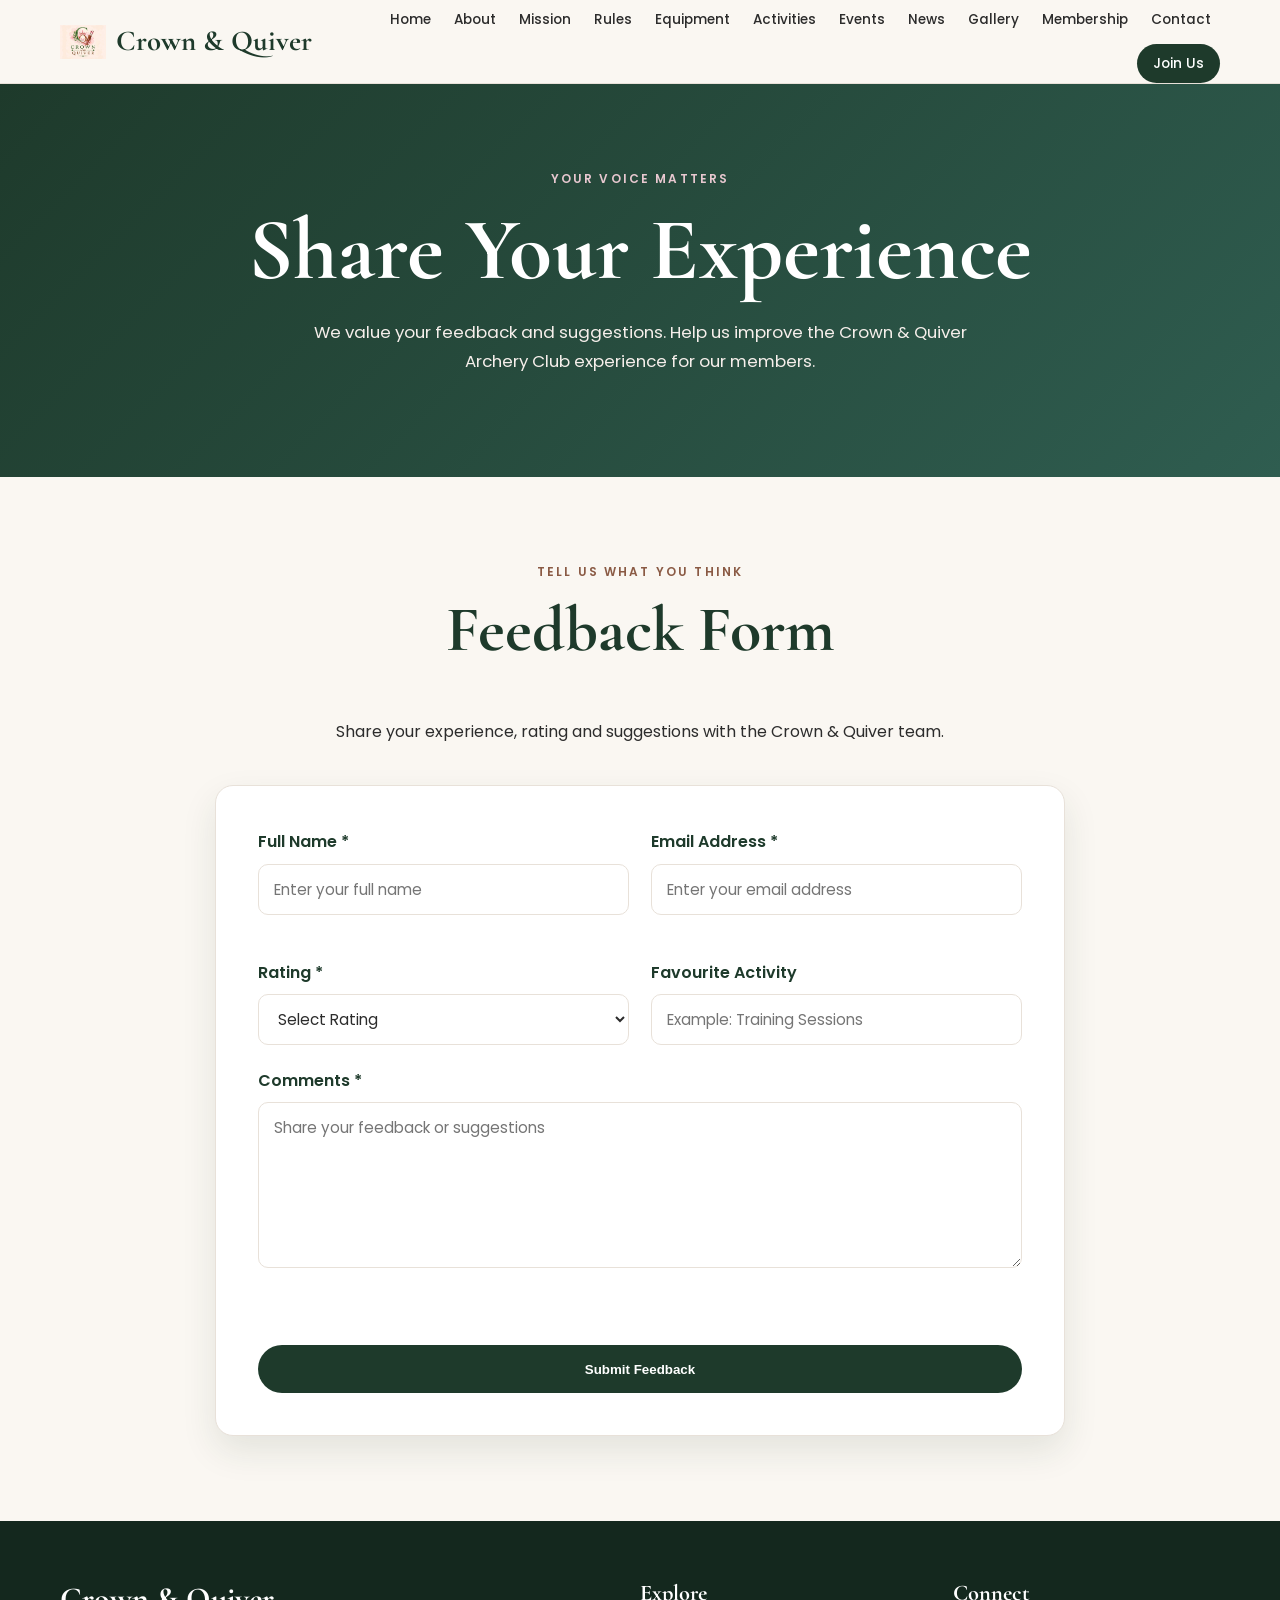
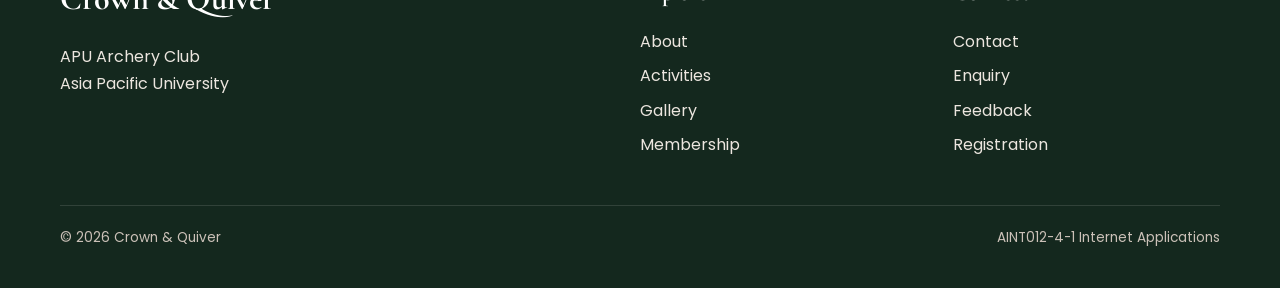
<file: feedback.html>
<!DOCTYPE html>
<html lang="en">
<head>
    <meta charset="UTF-8">
    <meta name="viewport" content="width=device-width, initial-scale=1.0">

    <title>Feedback | Crown & Quiver</title>

    <!-- Google Fonts -->
    <link rel="preconnect" href="https://fonts.googleapis.com">
    <link rel="preconnect" href="https://fonts.gstatic.com" crossorigin>

    <link
        href="https://fonts.googleapis.com/css2?family=Cormorant+Garamond:wght@600;700&family=Poppins:wght@400;500;600&display=swap"
        rel="stylesheet"
    >

    <!-- Shared CSS -->
    <link rel="stylesheet" href="css/style.css">

    <!-- Shared JavaScript -->
    <script defer src="js/main.js"></script>
</head>

<body>

    <!-- Navigation -->
    <header class="site-header">

        <div class="container nav-wrapper">

            <a
                href="index.html"
                class="logo-text brand-with-logo"
            >
                <img
                    src="images/logo/logo.jpeg"
                    alt="Crown & Quiver logo"
                    class="site-logo"
                >
                <span>Crown & Quiver</span>
            </a>

            <button
                class="menu-toggle"
                aria-label="Open navigation menu"
                aria-expanded="false"
            >
                ☰
            </button>

            <nav class="site-nav">

                <a href="index.html">Home</a>
                <a href="about.html">About</a>
                <a href="mission.html">Mission</a>
                <a href="rules.html">Rules</a>
                <a href="equipment.html">Equipment</a>
                <a href="activities.html">Activities</a>
                <a href="events.html">Events</a>
                <a href="news.html">News</a>
                <a href="gallery.html">Gallery</a>
                <a href="membership.html">Membership</a>
                <a href="contact.html">Contact</a>

                <a href="registration.html" class="nav-button">
                    Join Us
                </a>

            </nav>

        </div>

    </header>


    <main>

        <!-- Feedback Hero -->
        <section class="page-hero">

            <div class="container page-hero-centered">

                <p class="eyebrow">
                    Your Voice Matters
                </p>

                <h1>
                    Share Your Experience
                </h1>

                <p class="page-hero-description">
                    We value your feedback and suggestions.
                    Help us improve the Crown & Quiver Archery
                    Club experience for our members.
                </p>

            </div>

        </section>


        <!-- Feedback Form -->
        <section class="section">

            <div class="container form-page-container">

                <div class="section-heading">

                    <p class="section-label">
                        Tell Us What You Think
                    </p>

                    <h2>
                        Feedback Form
                    </h2>

                    <p>
                        Share your experience, rating and suggestions
                        with the Crown & Quiver team.
                    </p>

                </div>


                <form
                    id="feedbackForm"
                    class="club-form"
                    novalidate
                >

                    <div class="form-grid">

                        <!-- Full Name -->
                        <div class="form-group">

                            <label for="feedbackName">
                                Full Name *
                            </label>

                            <input
                                type="text"
                                id="feedbackName"
                                name="name"
                                placeholder="Enter your full name"
                                required
                            >

                        </div>


                        <!-- Email -->
                        <div class="form-group">

                            <label for="feedbackEmail">
                                Email Address *
                            </label>

                            <input
                                type="email"
                                id="feedbackEmail"
                                name="email"
                                placeholder="Enter your email address"
                                required
                            >

                        </div>


                        <!-- Rating -->
                        <div class="form-group">

                            <label for="feedbackRating">
                                Rating *
                            </label>

                            <select
                                id="feedbackRating"
                                name="rating"
                                required
                            >

                                <option value="">
                                    Select Rating
                                </option>

                                <option value="1">
                                    1 - Poor
                                </option>

                                <option value="2">
                                    2 - Fair
                                </option>

                                <option value="3">
                                    3 - Good
                                </option>

                                <option value="4">
                                    4 - Very Good
                                </option>

                                <option value="5">
                                    5 - Excellent
                                </option>

                            </select>

                        </div>


                        <!-- Favourite Activity -->
                        <div class="form-group">

                            <label for="feedbackActivity">
                                Favourite Activity
                            </label>

                            <input
                                type="text"
                                id="feedbackActivity"
                                name="activity"
                                placeholder="Example: Training Sessions"
                            >

                        </div>

                    </div>


                    <!-- Comments -->
                    <div class="form-group">

                        <label for="feedbackComments">
                            Comments *
                        </label>

                        <textarea
                            id="feedbackComments"
                            name="comments"
                            rows="6"
                            placeholder="Share your feedback or suggestions"
                            required
                        ></textarea>

                    </div>


                    <!-- Status -->
                    <p
                        id="feedbackMessage"
                        class="form-message"
                        aria-live="polite"
                    ></p>


                    <!-- Submit -->
                    <button
                        type="submit"
                        class="btn btn-primary form-submit"
                    >
                        Submit Feedback
                    </button>

                </form>

            </div>

        </section>

    </main>


    <!-- Footer -->
    <footer class="site-footer">

        <div class="container footer-grid">

            <div>

                <h2 class="footer-logo">
                    Crown & Quiver
                </h2>

                <p>
                    APU Archery Club<br>
                    Asia Pacific University
                </p>

            </div>


            <div>

                <h3>Explore</h3>

                <a href="about.html">About</a>
                <a href="activities.html">Activities</a>
                <a href="gallery.html">Gallery</a>
                <a href="membership.html">Membership</a>

            </div>


            <div>

                <h3>Connect</h3>

                <a href="contact.html">Contact</a>
                <a href="enquiry.html">Enquiry</a>
                <a href="feedback.html">Feedback</a>
                <a href="registration.html">Registration</a>

            </div>

        </div>


        <div class="container footer-bottom">

            <p>
                © 2026 Crown & Quiver
            </p>

            <p>
                AINT012-4-1 Internet Applications
            </p>

        </div>

    </footer>


    <!-- Back to Top -->
    <button
        class="back-to-top"
        aria-label="Back to top"
    >
        ↑
    </button>

</body>
</html>
</file>
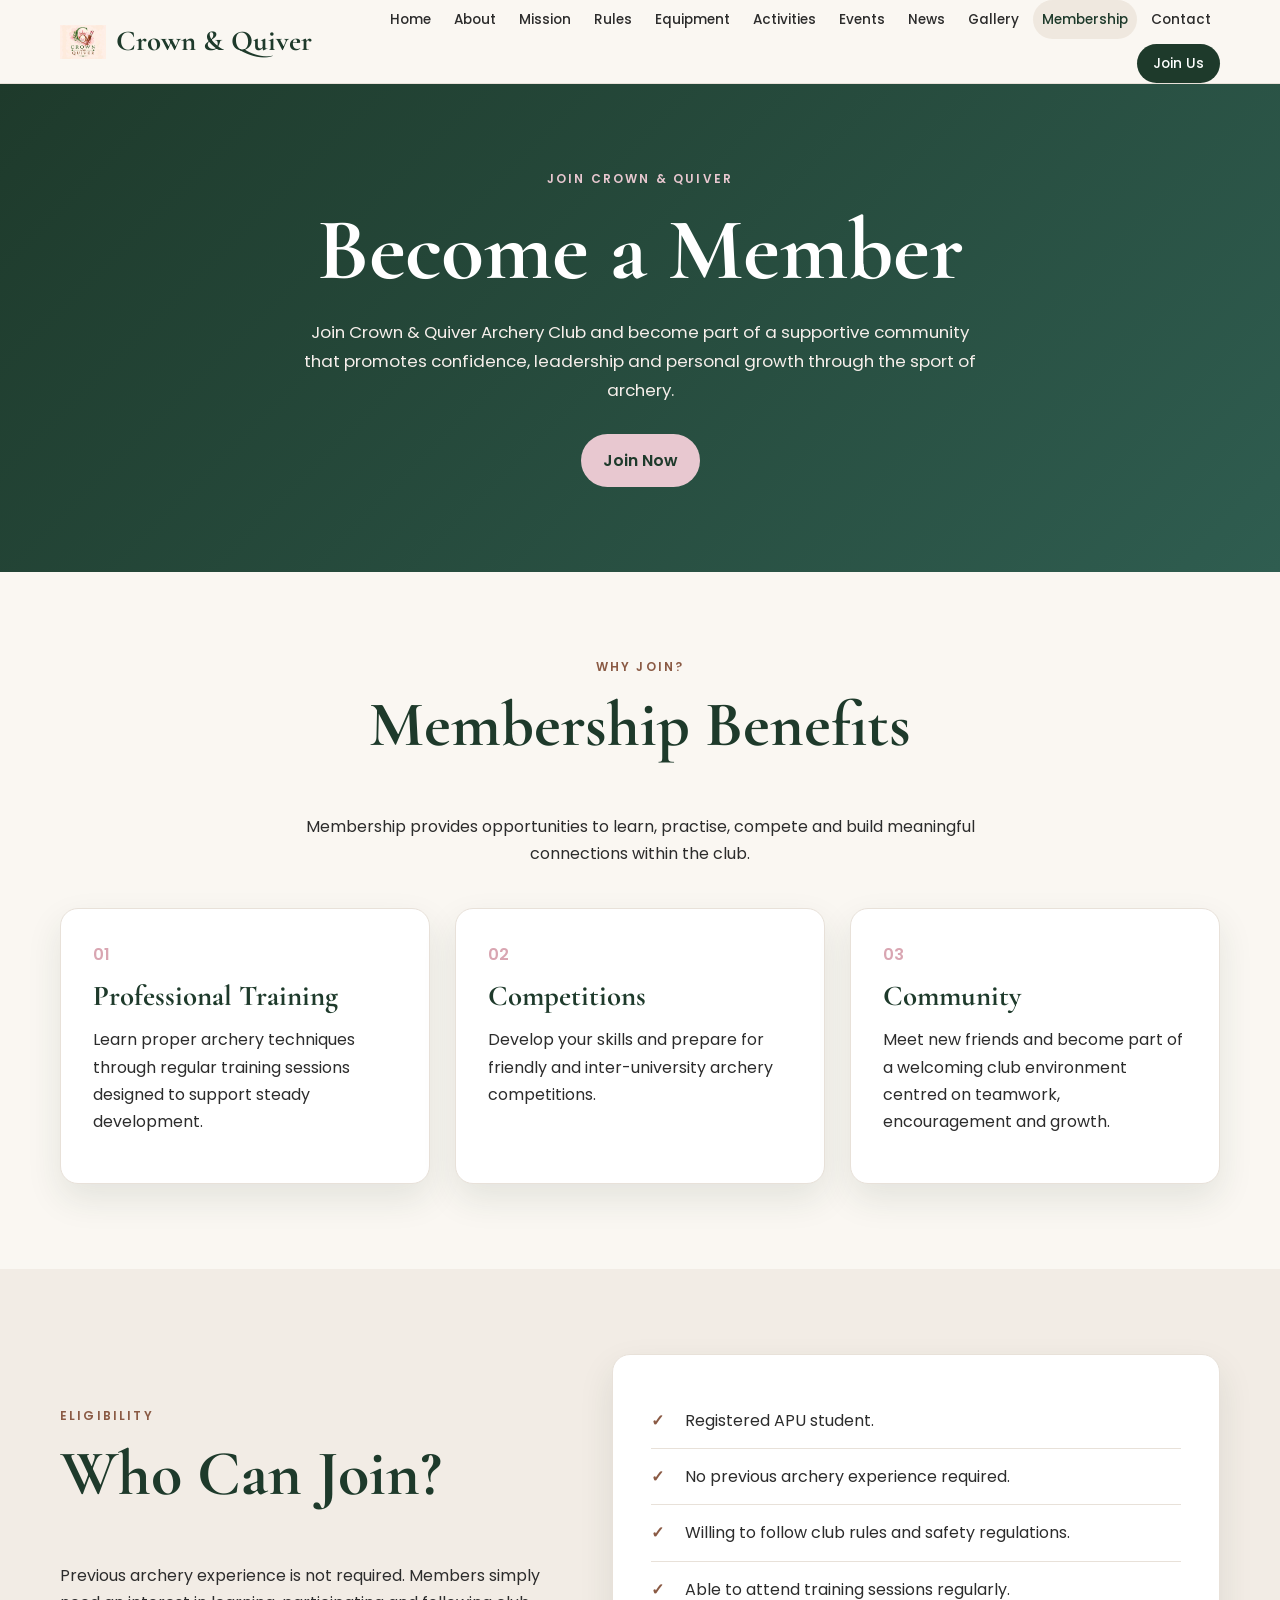
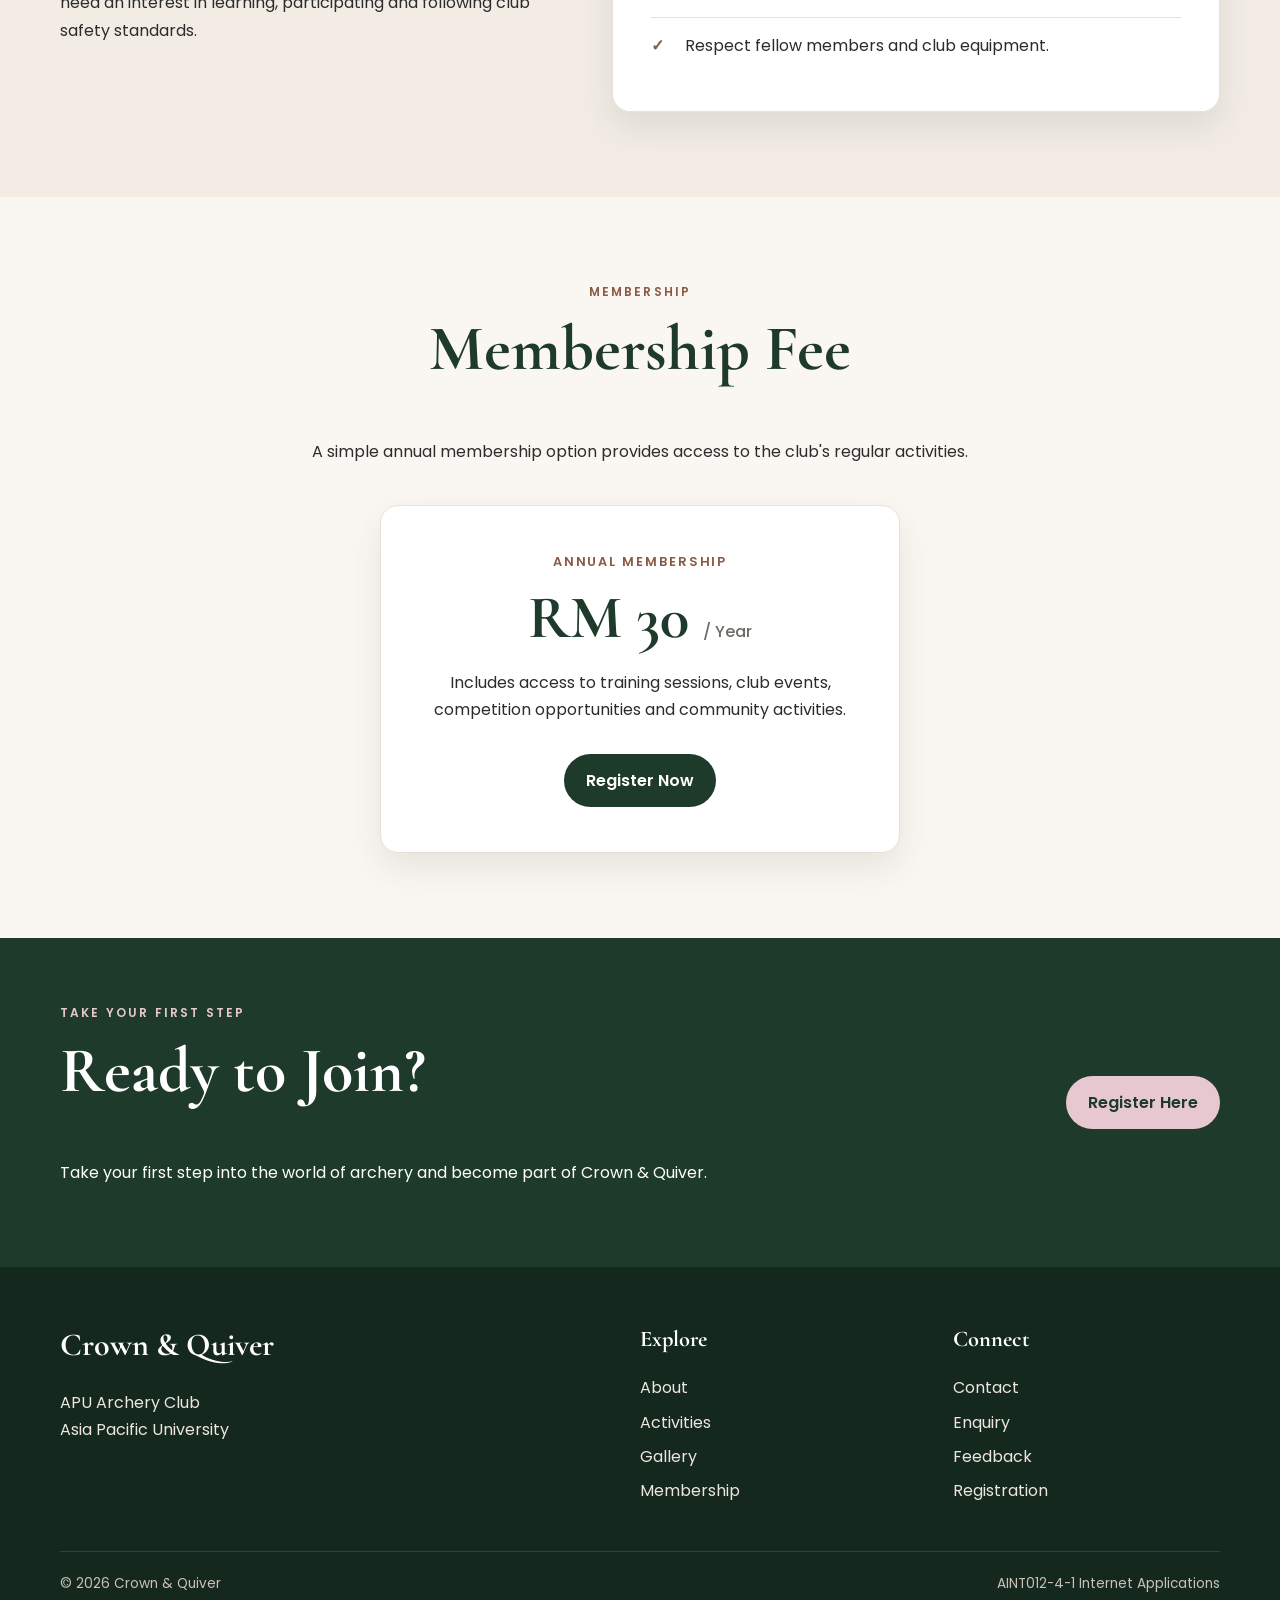
<file: membership.html>
<!DOCTYPE html>
<html lang="en">

<head>
    <meta charset="UTF-8">
    <meta name="viewport" content="width=device-width, initial-scale=1.0">

    <title>Membership | Crown & Quiver</title>

    <!-- Google Fonts -->
    <link rel="preconnect" href="https://fonts.googleapis.com">
    <link rel="preconnect" href="https://fonts.gstatic.com" crossorigin>

    <link
        href="https://fonts.googleapis.com/css2?family=Cormorant+Garamond:wght@600;700&family=Poppins:wght@400;500;600&display=swap"
        rel="stylesheet"
    >

    <!-- Shared CSS -->
    <link rel="stylesheet" href="css/style.css">

    <!-- Shared JavaScript -->
    <script defer src="js/main.js"></script>
</head>

<body>

    <!-- Navigation -->
    <header class="site-header">

        <div class="container nav-wrapper">

            <a
                href="index.html"
                class="logo-text brand-with-logo"
            >
                <img
                    src="images/logo/logo.jpeg"
                    alt="Crown & Quiver logo"
                    class="site-logo"
                >
                <span>Crown & Quiver</span>
            </a>

            <button
                class="menu-toggle"
                aria-label="Open navigation menu"
                aria-expanded="false"
            >
                ☰
            </button>

            <nav class="site-nav">

                <a href="index.html">Home</a>
                <a href="about.html">About</a>
                <a href="mission.html">Mission</a>
                <a href="rules.html">Rules</a>
                <a href="equipment.html">Equipment</a>
                <a href="activities.html">Activities</a>
                <a href="events.html">Events</a>
                <a href="news.html">News</a>
                <a href="gallery.html">Gallery</a>
                <a href="membership.html">Membership</a>
                <a href="contact.html">Contact</a>

                <a
                    href="registration.html"
                    class="nav-button"
                >
                    Join Us
                </a>

            </nav>

        </div>

    </header>


    <main>

        <!-- Membership Hero -->
        <section class="page-hero">

            <div class="container page-hero-centered">

                <p class="eyebrow">
                    Join Crown & Quiver
                </p>

                <h1>
                    Become a Member
                </h1>

                <p class="page-hero-description">
                    Join Crown & Quiver Archery Club and become
                    part of a supportive community that promotes
                    confidence, leadership and personal growth
                    through the sport of archery.
                </p>

                <div class="hero-buttons membership-hero-buttons">

                    <a
                        href="registration.html"
                        class="btn btn-pink"
                    >
                        Join Now
                    </a>

                </div>

            </div>

        </section>


        <!-- Membership Benefits -->
        <section class="section">

            <div class="container">

                <div class="section-heading">

                    <p class="section-label">
                        Why Join?
                    </p>

                    <h2>
                        Membership Benefits
                    </h2>

                    <p>
                        Membership provides opportunities to learn,
                        practise, compete and build meaningful
                        connections within the club.
                    </p>

                </div>


                <div class="membership-benefits-grid">

                    <!-- Training -->
                    <article class="membership-benefit-card">

                        <span class="card-number">
                            01
                        </span>

                        <h3>
                            Professional Training
                        </h3>

                        <p>
                            Learn proper archery techniques through
                            regular training sessions designed to
                            support steady development.
                        </p>

                    </article>


                    <!-- Competitions -->
                    <article class="membership-benefit-card">

                        <span class="card-number">
                            02
                        </span>

                        <h3>
                            Competitions
                        </h3>

                        <p>
                            Develop your skills and prepare for
                            friendly and inter-university archery
                            competitions.
                        </p>

                    </article>


                    <!-- Community -->
                    <article class="membership-benefit-card">

                        <span class="card-number">
                            03
                        </span>

                        <h3>
                            Community
                        </h3>

                        <p>
                            Meet new friends and become part of
                            a welcoming club environment centred
                            on teamwork, encouragement and growth.
                        </p>

                    </article>

                </div>

            </div>

        </section>


        <!-- Eligibility -->
        <section class="section section-alt">

            <div class="container membership-eligibility-layout">

                <div>

                    <p class="section-label">
                        Eligibility
                    </p>

                    <h2>
                        Who Can Join?
                    </h2>

                    <p>
                        Previous archery experience is not required.
                        Members simply need an interest in learning,
                        participating and following club safety
                        standards.
                    </p>

                </div>


                <div class="eligibility-card">

                    <ul class="membership-check-list">

                        <li>
                            Registered APU student.
                        </li>

                        <li>
                            No previous archery experience required.
                        </li>

                        <li>
                            Willing to follow club rules and
                            safety regulations.
                        </li>

                        <li>
                            Able to attend training sessions
                            regularly.
                        </li>

                        <li>
                            Respect fellow members and club
                            equipment.
                        </li>

                    </ul>

                </div>

            </div>

        </section>


        <!-- Membership Fee -->
        <section class="section">

            <div class="container">

                <div class="section-heading">

                    <p class="section-label">
                        Membership
                    </p>

                    <h2>
                        Membership Fee
                    </h2>

                    <p>
                        A simple annual membership option provides
                        access to the club's regular activities.
                    </p>

                </div>


                <div class="membership-fee-card">

                    <p class="fee-label">
                        Annual Membership
                    </p>

                    <p class="membership-price">
                        RM 30
                        <span>/ Year</span>
                    </p>

                    <p>
                        Includes access to training sessions,
                        club events, competition opportunities
                        and community activities.
                    </p>

                    <a
                        href="registration.html"
                        class="btn btn-primary"
                    >
                        Register Now
                    </a>

                </div>

            </div>

        </section>


        <!-- Membership CTA -->
        <section class="membership-section">

            <div class="container membership-wrapper">

                <div>

                    <p class="section-label light-label">
                        Take Your First Step
                    </p>

                    <h2>
                        Ready to Join?
                    </h2>

                    <p>
                        Take your first step into the world of
                        archery and become part of Crown & Quiver.
                    </p>

                </div>


                <a
                    href="registration.html"
                    class="btn btn-pink"
                >
                    Register Here
                </a>

            </div>

        </section>

    </main>


    <!-- Footer -->
    <footer class="site-footer">

        <div class="container footer-grid">

            <div>

                <h2 class="footer-logo">
                    Crown & Quiver
                </h2>

                <p>
                    APU Archery Club<br>
                    Asia Pacific University
                </p>

            </div>


            <div>

                <h3>Explore</h3>

                <a href="about.html">About</a>
                <a href="activities.html">Activities</a>
                <a href="gallery.html">Gallery</a>
                <a href="membership.html">Membership</a>

            </div>


            <div>

                <h3>Connect</h3>

                <a href="contact.html">Contact</a>
                <a href="enquiry.html">Enquiry</a>
                <a href="feedback.html">Feedback</a>
                <a href="registration.html">Registration</a>

            </div>

        </div>


        <div class="container footer-bottom">

            <p>
                © 2026 Crown & Quiver
            </p>

            <p>
                AINT012-4-1 Internet Applications
            </p>

        </div>

    </footer>


    <!-- Back to Top -->
    <button
        class="back-to-top"
        aria-label="Back to top"
    >
        ↑
    </button>

</body>

</html>
</file>
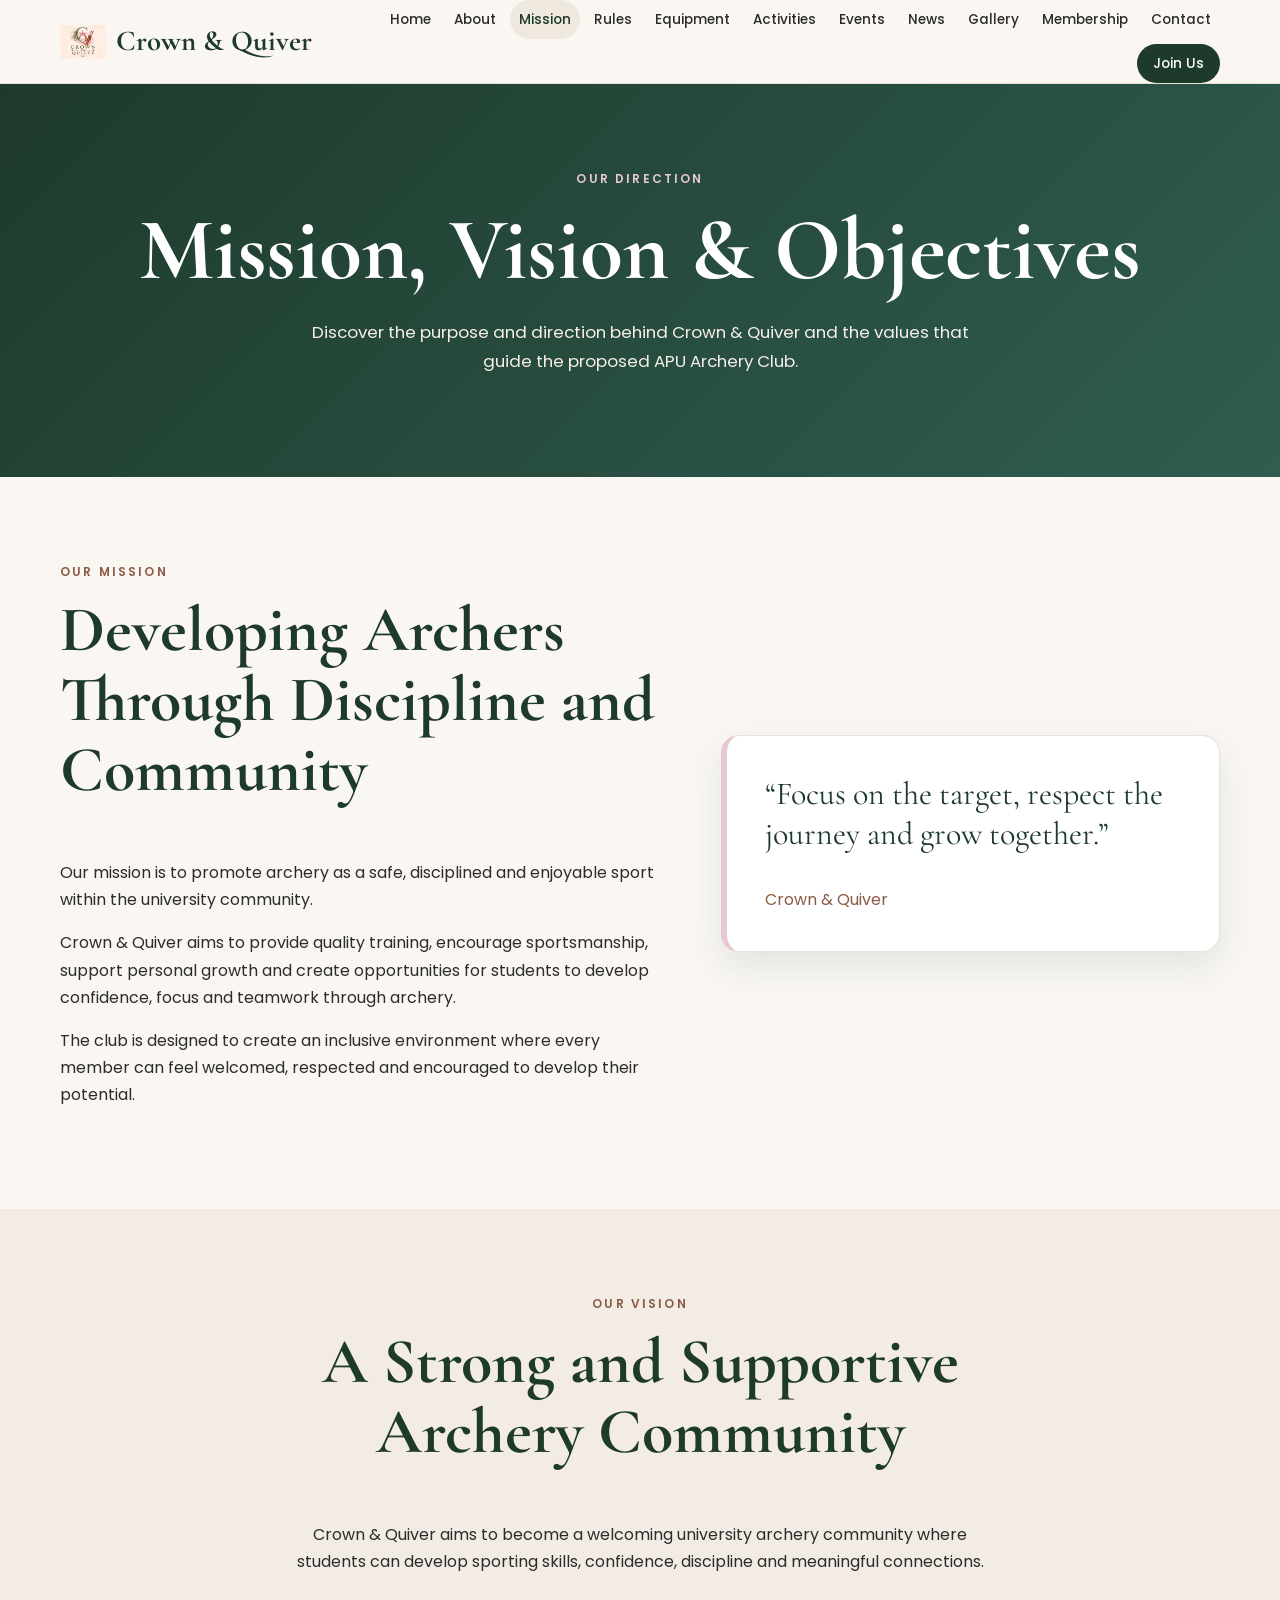
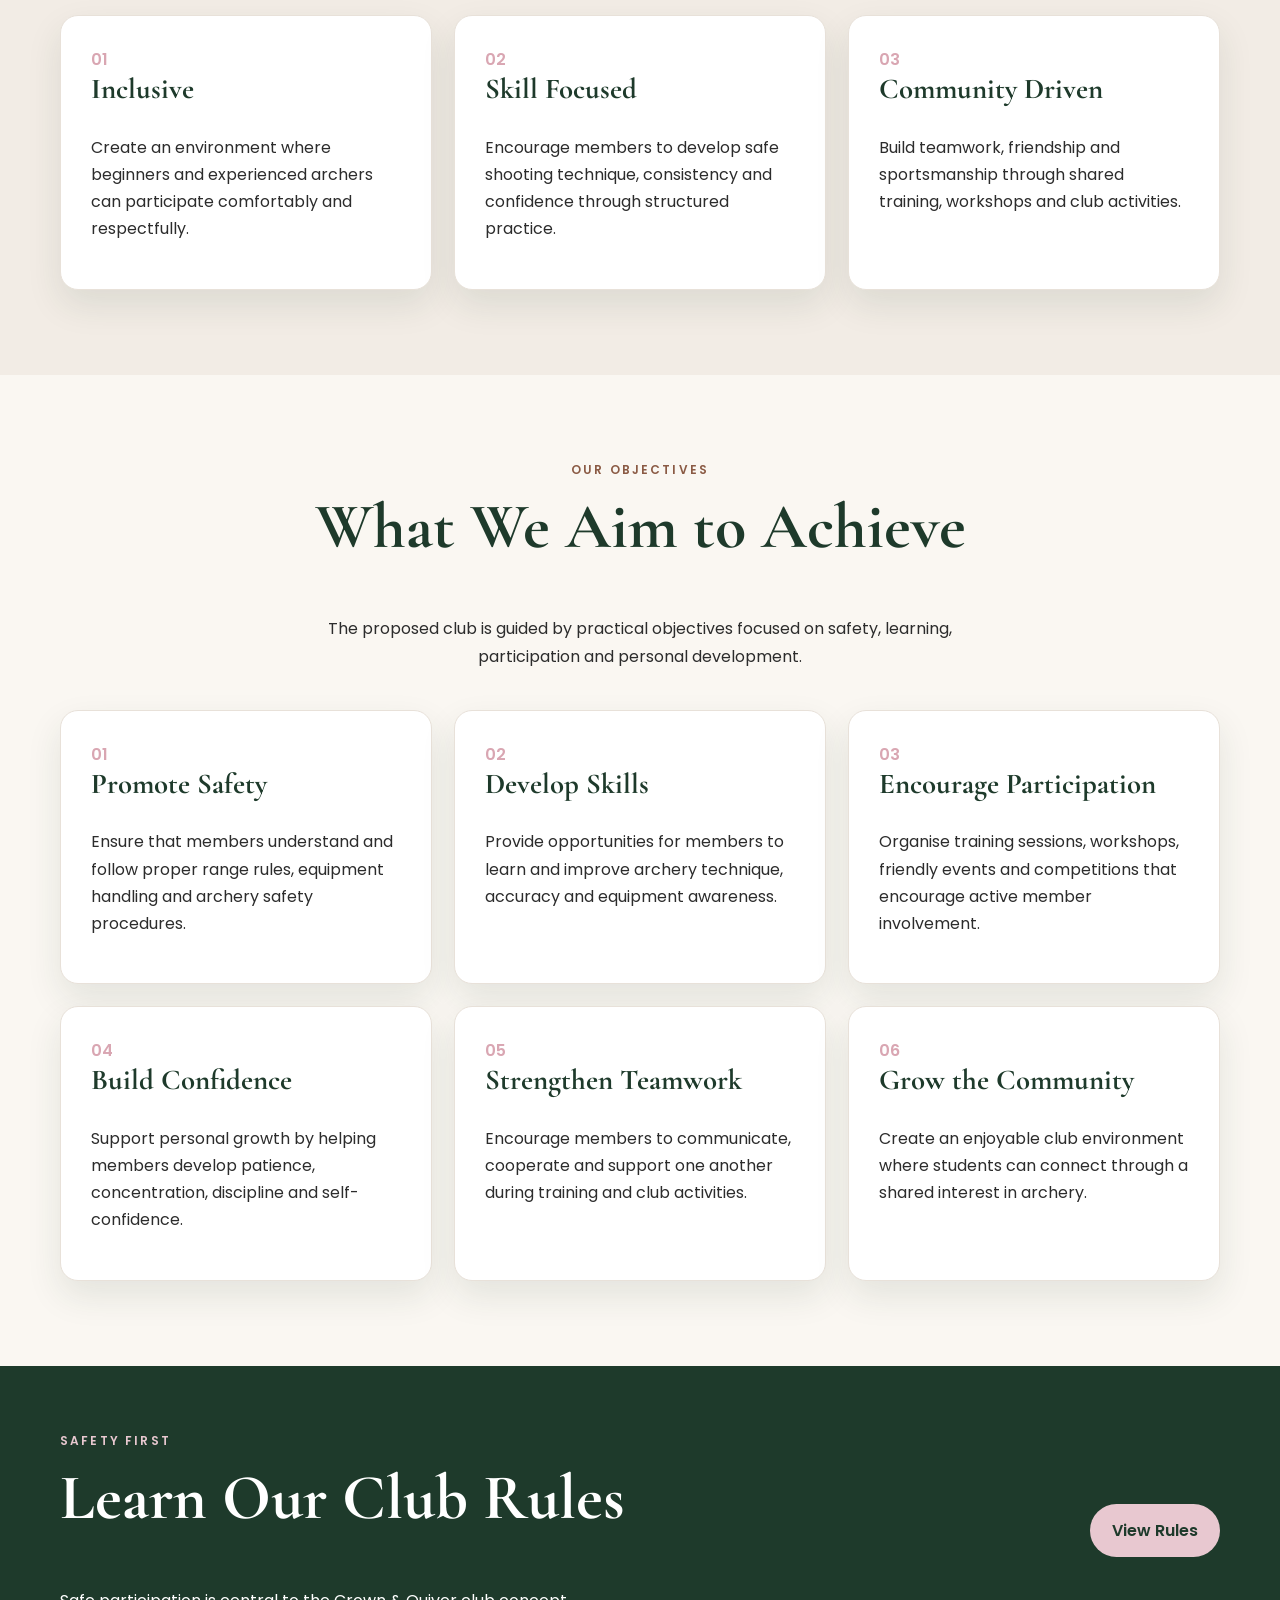
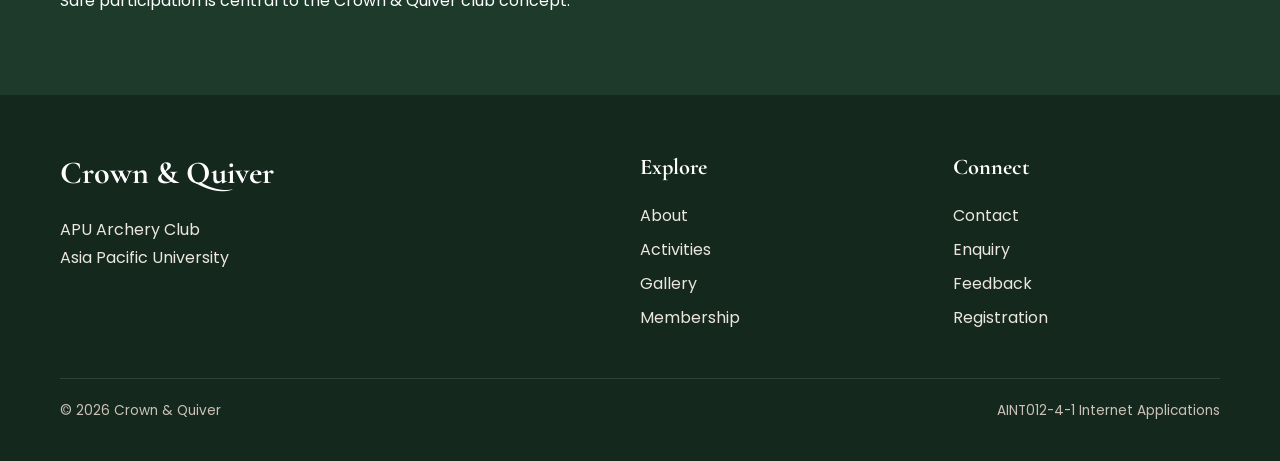
<file: mission.html>
<!DOCTYPE html>
<html lang="en">

<head>
    <meta charset="UTF-8">

    <meta
        name="viewport"
        content="width=device-width, initial-scale=1.0"
    >

    <title>Mission | Crown & Quiver</title>

    <!-- Google Fonts -->
    <link
        rel="preconnect"
        href="https://fonts.googleapis.com"
    >

    <link
        rel="preconnect"
        href="https://fonts.gstatic.com"
        crossorigin
    >

    <link
        href="https://fonts.googleapis.com/css2?family=Cormorant+Garamond:wght@600;700&family=Poppins:wght@400;500;600&display=swap"
        rel="stylesheet"
    >

    <!-- Shared CSS -->
    <link
        rel="stylesheet"
        href="css/style.css"
    >

    <!-- Shared JavaScript -->
    <script
        defer
        src="js/main.js"
    ></script>

</head>

<body>

    <!-- Navigation -->
    <header class="site-header">

        <div class="container nav-wrapper">

            <a
                href="index.html"
                class="logo-text brand-with-logo"
            >
                <img
                    src="images/logo/logo.jpeg"
                    alt="Crown & Quiver logo"
                    class="site-logo"
                >
                <span>Crown & Quiver</span>
            </a>

            <button
                class="menu-toggle"
                aria-label="Open navigation menu"
                aria-expanded="false"
            >
                ☰
            </button>

            <nav class="site-nav">

                <a href="index.html">Home</a>
                <a href="about.html">About</a>
                <a href="mission.html">Mission</a>
                <a href="rules.html">Rules</a>
                <a href="equipment.html">Equipment</a>
                <a href="activities.html">Activities</a>
                <a href="events.html">Events</a>
                <a href="news.html">News</a>
                <a href="gallery.html">Gallery</a>
                <a href="membership.html">Membership</a>
                <a href="contact.html">Contact</a>

                <a
                    href="registration.html"
                    class="nav-button"
                >
                    Join Us
                </a>

            </nav>

        </div>

    </header>


    <main>

        <!-- Mission Hero -->
        <section class="page-hero">

            <div class="container page-hero-centered">

                <p class="eyebrow">
                    Our Direction
                </p>

                <h1>
                    Mission, Vision & Objectives
                </h1>

                <p class="page-hero-description">
                    Discover the purpose and direction behind
                    Crown & Quiver and the values that guide
                    the proposed APU Archery Club.
                </p>

            </div>

        </section>


        <!-- Mission -->
        <section class="section">

            <div class="container two-column">

                <div>

                    <p class="section-label">
                        Our Mission
                    </p>

                    <h2>
                        Developing Archers Through Discipline
                        and Community
                    </h2>

                    <p>
                        Our mission is to promote archery as a safe,
                        disciplined and enjoyable sport within the
                        university community.
                    </p>

                    <p>
                        Crown & Quiver aims to provide quality
                        training, encourage sportsmanship, support
                        personal growth and create opportunities for
                        students to develop confidence, focus and
                        teamwork through archery.
                    </p>

                    <p>
                        The club is designed to create an inclusive
                        environment where every member can feel
                        welcomed, respected and encouraged to
                        develop their potential.
                    </p>

                </div>

                <div class="quote-card">

                    <p>
                        “Focus on the target,
                        respect the journey
                        and grow together.”
                    </p>

                    <span>
                        Crown & Quiver
                    </span>

                </div>

            </div>

        </section>


        <!-- Vision -->
        <section class="section section-alt">

            <div class="container">

                <div class="section-heading">

                    <p class="section-label">
                        Our Vision
                    </p>

                    <h2>
                        A Strong and Supportive Archery Community
                    </h2>

                    <p>
                        Crown & Quiver aims to become a welcoming
                        university archery community where students
                        can develop sporting skills, confidence,
                        discipline and meaningful connections.
                    </p>

                </div>

                <div class="card-grid">

                    <article class="info-card">

                        <span class="card-number">
                            01
                        </span>

                        <h3>
                            Inclusive
                        </h3>

                        <p>
                            Create an environment where beginners
                            and experienced archers can participate
                            comfortably and respectfully.
                        </p>

                    </article>

                    <article class="info-card">

                        <span class="card-number">
                            02
                        </span>

                        <h3>
                            Skill Focused
                        </h3>

                        <p>
                            Encourage members to develop safe
                            shooting technique, consistency and
                            confidence through structured practice.
                        </p>

                    </article>

                    <article class="info-card">

                        <span class="card-number">
                            03
                        </span>

                        <h3>
                            Community Driven
                        </h3>

                        <p>
                            Build teamwork, friendship and
                            sportsmanship through shared training,
                            workshops and club activities.
                        </p>

                    </article>

                </div>

            </div>

        </section>


        <!-- Objectives -->
        <section class="section">

            <div class="container">

                <div class="section-heading">

                    <p class="section-label">
                        Our Objectives
                    </p>

                    <h2>
                        What We Aim to Achieve
                    </h2>

                    <p>
                        The proposed club is guided by practical
                        objectives focused on safety, learning,
                        participation and personal development.
                    </p>

                </div>

                <div class="card-grid">

                    <article class="info-card">

                        <span class="card-number">
                            01
                        </span>

                        <h3>
                            Promote Safety
                        </h3>

                        <p>
                            Ensure that members understand and
                            follow proper range rules, equipment
                            handling and archery safety procedures.
                        </p>

                    </article>

                    <article class="info-card">

                        <span class="card-number">
                            02
                        </span>

                        <h3>
                            Develop Skills
                        </h3>

                        <p>
                            Provide opportunities for members to
                            learn and improve archery technique,
                            accuracy and equipment awareness.
                        </p>

                    </article>

                    <article class="info-card">

                        <span class="card-number">
                            03
                        </span>

                        <h3>
                            Encourage Participation
                        </h3>

                        <p>
                            Organise training sessions, workshops,
                            friendly events and competitions that
                            encourage active member involvement.
                        </p>

                    </article>

                    <article class="info-card">

                        <span class="card-number">
                            04
                        </span>

                        <h3>
                            Build Confidence
                        </h3>

                        <p>
                            Support personal growth by helping
                            members develop patience, concentration,
                            discipline and self-confidence.
                        </p>

                    </article>

                    <article class="info-card">

                        <span class="card-number">
                            05
                        </span>

                        <h3>
                            Strengthen Teamwork
                        </h3>

                        <p>
                            Encourage members to communicate,
                            cooperate and support one another
                            during training and club activities.
                        </p>

                    </article>

                    <article class="info-card">

                        <span class="card-number">
                            06
                        </span>

                        <h3>
                            Grow the Community
                        </h3>

                        <p>
                            Create an enjoyable club environment
                            where students can connect through a
                            shared interest in archery.
                        </p>

                    </article>

                </div>

            </div>

        </section>


        <!-- CTA -->
        <section class="membership-section">

            <div class="container membership-wrapper">

                <div>

                    <p class="section-label light-label">
                        Safety First
                    </p>

                    <h2>
                        Learn Our Club Rules
                    </h2>

                    <p>
                        Safe participation is central to the
                        Crown & Quiver club concept.
                    </p>

                </div>

                <a
                    href="rules.html"
                    class="btn btn-pink"
                >
                    View Rules
                </a>

            </div>

        </section>

    </main>


    <!-- Footer -->
    <footer class="site-footer">

        <div class="container footer-grid">

            <div>

                <h2 class="footer-logo">
                    Crown & Quiver
                </h2>

                <p>
                    APU Archery Club<br>
                    Asia Pacific University
                </p>

            </div>

            <div>

                <h3>Explore</h3>

                <a href="about.html">About</a>
                <a href="activities.html">Activities</a>
                <a href="gallery.html">Gallery</a>
                <a href="membership.html">Membership</a>

            </div>

            <div>

                <h3>Connect</h3>

                <a href="contact.html">Contact</a>
                <a href="enquiry.html">Enquiry</a>
                <a href="feedback.html">Feedback</a>
                <a href="registration.html">Registration</a>

            </div>

        </div>

        <div class="container footer-bottom">

            <p>
                © 2026 Crown & Quiver
            </p>

            <p>
                AINT012-4-1 Internet Applications
            </p>

        </div>

    </footer>


    <!-- Back to Top -->
    <button
        class="back-to-top"
        aria-label="Back to top"
    >
        ↑
    </button>

</body>

</html>
</file>
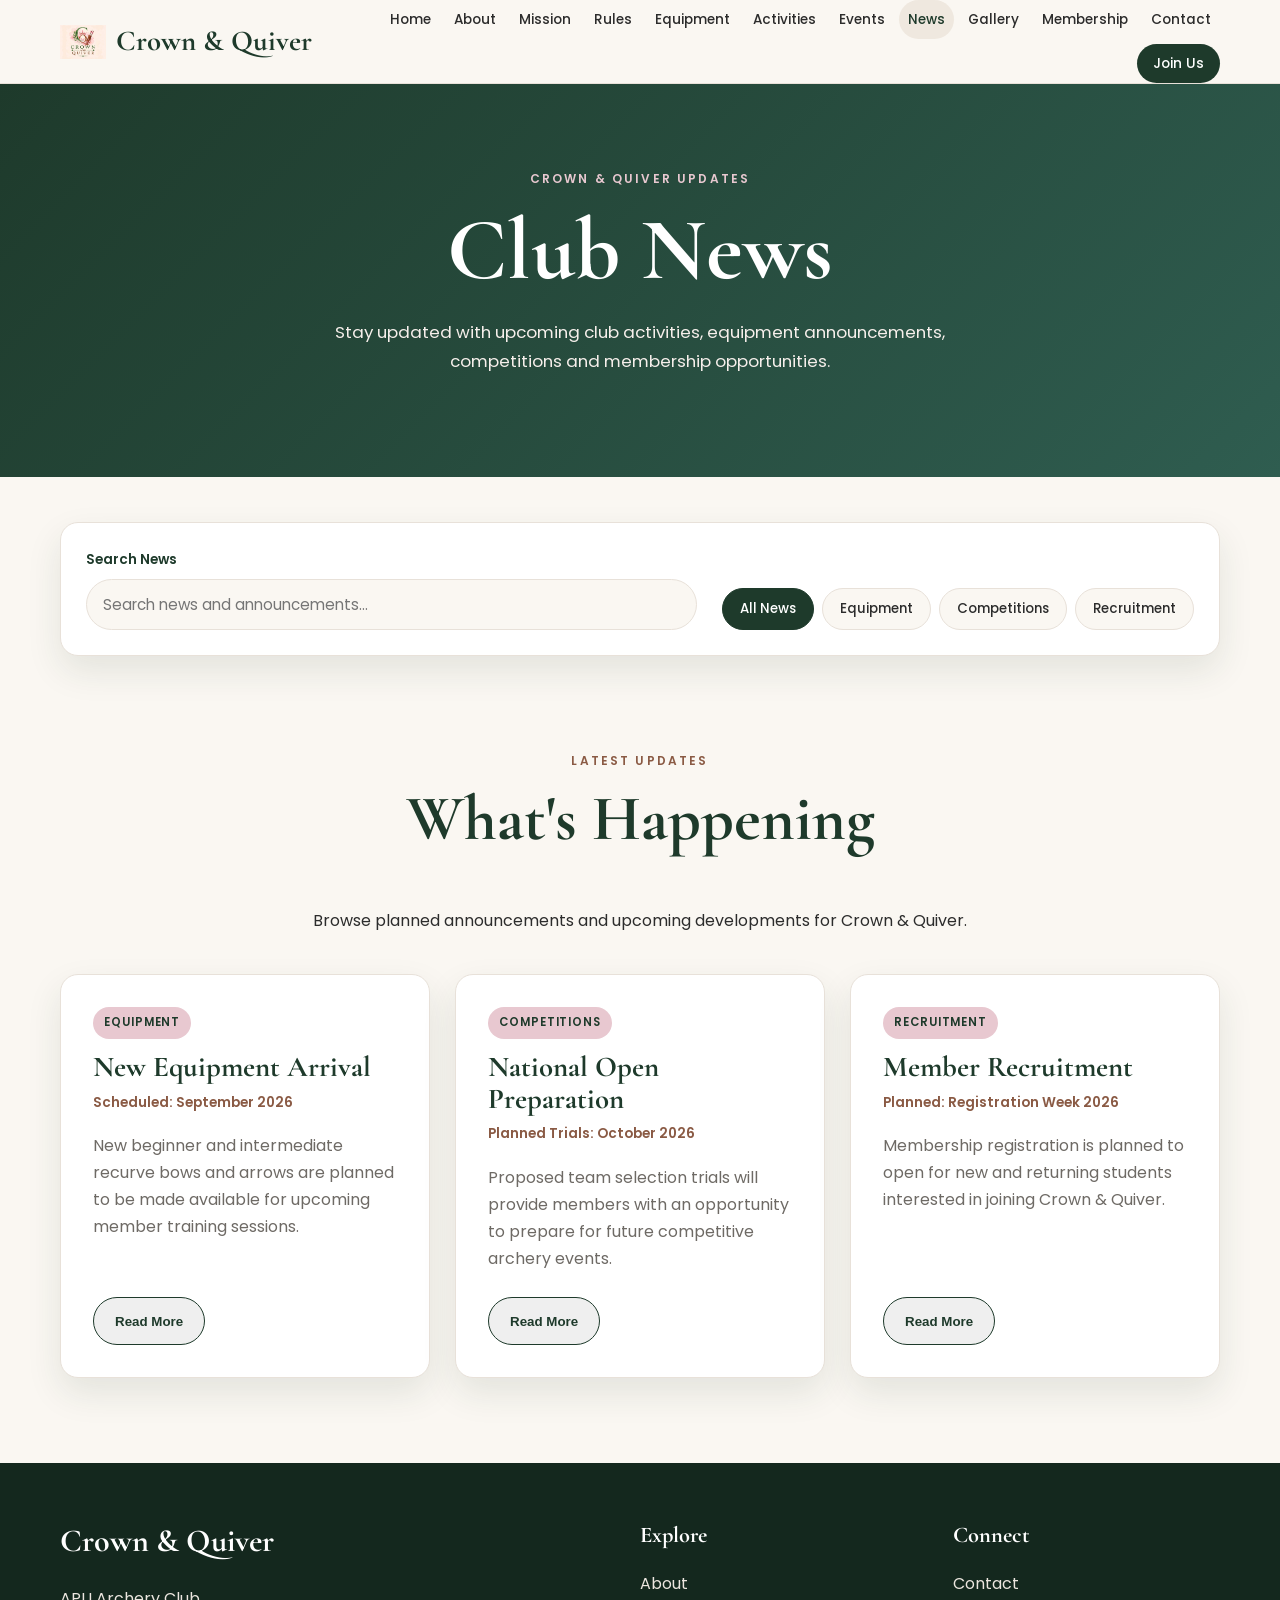
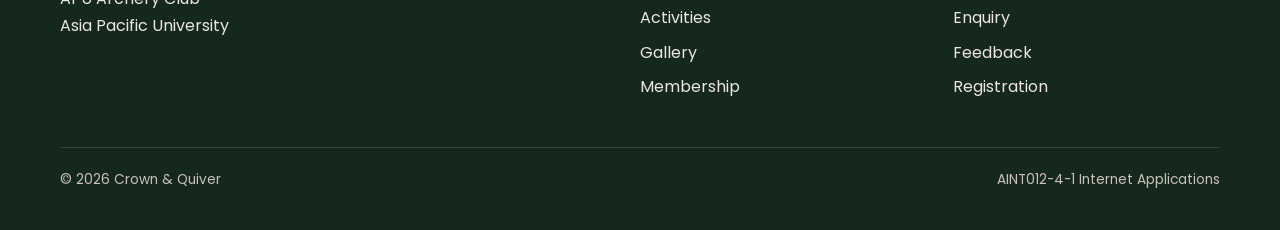
<file: news.html>
<!DOCTYPE html>
<html lang="en">

<head>
    <meta charset="UTF-8">
    <meta name="viewport" content="width=device-width, initial-scale=1.0">

    <title>News | Crown & Quiver</title>

    <!-- Google Fonts -->
    <link rel="preconnect" href="https://fonts.googleapis.com">
    <link rel="preconnect" href="https://fonts.gstatic.com" crossorigin>

    <link
        href="https://fonts.googleapis.com/css2?family=Cormorant+Garamond:wght@600;700&family=Poppins:wght@400;500;600&display=swap"
        rel="stylesheet"
    >

    <!-- Shared CSS -->
    <link rel="stylesheet" href="css/style.css">

    <!-- Shared JavaScript -->
    <script defer src="js/main.js"></script>

</head>


<body>

    <!-- ========================================
         Navigation
    ======================================== -->

    <header class="site-header">

        <div class="container nav-wrapper">

            <a
                href="index.html"
                class="logo-text brand-with-logo"
            >
                <img
                    src="images/logo/logo.jpeg"
                    alt="Crown & Quiver logo"
                    class="site-logo"
                >
                <span>Crown & Quiver</span>
            </a>


            <button
                class="menu-toggle"
                aria-label="Open navigation menu"
                aria-expanded="false"
            >
                ☰
            </button>


            <nav class="site-nav">

                <a href="index.html">
                    Home
                </a>

                <a href="about.html">
                    About
                </a>

                <a href="mission.html">
                    Mission
                </a>

                <a href="rules.html">
                    Rules
                </a>

                <a href="equipment.html">
                    Equipment
                </a>

                <a href="activities.html">
                    Activities
                </a>

                <a href="events.html">
                    Events
                </a>

                <a href="news.html">
                    News
                </a>

                <a href="gallery.html">
                    Gallery
                </a>

                <a href="membership.html">
                    Membership
                </a>

                <a href="contact.html">
                    Contact
                </a>

                <a
                    href="registration.html"
                    class="nav-button"
                >
                    Join Us
                </a>

            </nav>

        </div>

    </header>


    <main>

        <!-- ========================================
             News Hero
        ======================================== -->

        <section class="page-hero">

            <div class="container page-hero-centered">

                <p class="eyebrow">
                    Crown & Quiver Updates
                </p>

                <h1>
                    Club News
                </h1>

                <p class="page-hero-description">
                    Stay updated with upcoming club activities,
                    equipment announcements, competitions and
                    membership opportunities.
                </p>

            </div>

        </section>


        <!-- ========================================
             Search & Filters
        ======================================== -->

        <section class="news-tools-section">

            <div class="container">

                <div class="news-tools">

                    <!-- Search -->
                    <div class="news-search">

                        <label
                            for="newsSearch"
                            class="news-search-label"
                        >
                            Search News
                        </label>

                        <input
                            type="search"
                            id="newsSearch"
                            placeholder="Search news and announcements..."
                            autocomplete="off"
                        >

                    </div>


                    <!-- Filters -->
                    <div
                        class="news-filter-buttons"
                        aria-label="News categories"
                    >

                        <button
                            type="button"
                            class="filter-btn active"
                            data-filter="all"
                        >
                            All News
                        </button>

                        <button
                            type="button"
                            class="filter-btn"
                            data-filter="equipment"
                        >
                            Equipment
                        </button>

                        <button
                            type="button"
                            class="filter-btn"
                            data-filter="competitions"
                        >
                            Competitions
                        </button>

                        <button
                            type="button"
                            class="filter-btn"
                            data-filter="recruitment"
                        >
                            Recruitment
                        </button>

                    </div>

                </div>

            </div>

        </section>


        <!-- ========================================
             News Articles
        ======================================== -->

        <section class="section news-page-section">

            <div class="container">

                <div class="section-heading">

                    <p class="section-label">
                        Latest Updates
                    </p>

                    <h2>
                        What's Happening
                    </h2>

                    <p>
                        Browse planned announcements and upcoming
                        developments for Crown & Quiver.
                    </p>

                </div>


                <div
                    class="news-page-grid"
                    id="newsCardsContainer"
                >

                    <!-- ========================================
                         Equipment News
                    ======================================== -->

                    <article
                        class="news-page-card"
                        data-category="equipment"
                    >

                        <span class="news-category">
                            Equipment
                        </span>


                        <h3>
                            New Equipment Arrival
                        </h3>


                        <p class="news-date">
                            Scheduled: September 2026
                        </p>


                        <p class="card-description">
                            New beginner and intermediate recurve
                            bows and arrows are planned to be made
                            available for upcoming member training
                            sessions.
                        </p>


                        <button
                            type="button"
                            class="btn btn-outline-dark view-more-btn"
                            data-title="New Equipment Arrival & Setup"
                            data-time="September 2026"
                            data-location="Equipment Announcement"
                            data-desc="Beginner and intermediate recurve bows and arrows are planned to be prepared for member training sessions. The equipment will support newcomers who do not yet own personal archery gear and will help members practise in a structured club environment."
                        >
                            Read More
                        </button>

                    </article>


                    <!-- ========================================
                         Competition News
                    ======================================== -->

                    <article
                        class="news-page-card"
                        data-category="competitions"
                    >

                        <span class="news-category">
                            Competitions
                        </span>


                        <h3>
                            National Open Preparation
                        </h3>


                        <p class="news-date">
                            Planned Trials: October 2026
                        </p>


                        <p class="card-description">
                            Proposed team selection trials will
                            provide members with an opportunity
                            to prepare for future competitive
                            archery events.
                        </p>


                        <button
                            type="button"
                            class="btn btn-outline-dark view-more-btn"
                            data-title="National Open Preparation & Team Trials"
                            data-time="October 2026"
                            data-location="Competitions & Training"
                            data-desc="Crown & Quiver plans to organise internal selection trials for members interested in developing their competitive archery skills. Selected participants may receive focused practice sessions in preparation for future competition opportunities."
                        >
                            Read More
                        </button>

                    </article>


                    <!-- ========================================
                         Recruitment News
                    ======================================== -->

                    <article
                        class="news-page-card"
                        data-category="recruitment"
                    >

                        <span class="news-category">
                            Recruitment
                        </span>


                        <h3>
                            Member Recruitment
                        </h3>


                        <p class="news-date">
                            Planned: Registration Week 2026
                        </p>


                        <p class="card-description">
                            Membership registration is planned
                            to open for new and returning students
                            interested in joining Crown & Quiver.
                        </p>


                        <button
                            type="button"
                            class="btn btn-outline-dark view-more-btn"
                            data-title="Semester 2 Member Recruitment"
                            data-time="Registration Week 2026"
                            data-location="Club Recruitment"
                            data-desc="Crown & Quiver plans to welcome new members during the upcoming registration period. Beginners and experienced archers will be invited to join. No previous archery experience or personal equipment is required for introductory participation."
                        >
                            Read More
                        </button>

                    </article>

                </div>


                <!-- No Results -->
                <div
                    id="noResults"
                    class="news-no-results"
                    hidden
                >

                    <h3>
                        No Results Found
                    </h3>

                    <p>
                        No news articles match your current
                        search or category.
                    </p>

                </div>

            </div>

        </section>

    </main>


    <!-- ========================================
         News Details Modal
    ======================================== -->

    <div
        class="details-modal"
        id="detailsModal"
        aria-hidden="true"
        aria-labelledby="modalTitle"
        aria-modal="true"
        role="dialog"
    >

        <div class="details-modal-content">

            <button
                type="button"
                class="details-modal-close"
                id="closeModal"
                aria-label="Close news details"
            >
                &times;
            </button>


            <p class="section-label">
                News Details
            </p>


            <h2 id="modalTitle">
                News Details
            </h2>


            <div class="modal-information">

                <p>
                    <strong>Date:</strong>
                    <span id="modalTime"></span>
                </p>

                <p>
                    <strong>Category:</strong>
                    <span id="modalLocation"></span>
                </p>

            </div>


            <p
                id="modalDesc"
                class="modal-description"
            ></p>


            <a
                href="membership.html"
                class="btn btn-primary"
            >
                Explore Membership
            </a>

        </div>

    </div>


    <!-- ========================================
         Footer
    ======================================== -->

    <footer class="site-footer">

        <div class="container footer-grid">

            <div>

                <h2 class="footer-logo">
                    Crown & Quiver
                </h2>

                <p>
                    APU Archery Club<br>
                    Asia Pacific University
                </p>

            </div>


            <div>

                <h3>
                    Explore
                </h3>

                <a href="about.html">
                    About
                </a>

                <a href="activities.html">
                    Activities
                </a>

                <a href="gallery.html">
                    Gallery
                </a>

                <a href="membership.html">
                    Membership
                </a>

            </div>


            <div>

                <h3>
                    Connect
                </h3>

                <a href="contact.html">
                    Contact
                </a>

                <a href="enquiry.html">
                    Enquiry
                </a>

                <a href="feedback.html">
                    Feedback
                </a>

                <a href="registration.html">
                    Registration
                </a>

            </div>

        </div>


        <div class="container footer-bottom">

            <p>
                © 2026 Crown & Quiver
            </p>

            <p>
                AINT012-4-1 Internet Applications
            </p>

        </div>

    </footer>


    <!-- Back to Top -->
    <button
        class="back-to-top"
        aria-label="Back to top"
    >
        ↑
    </button>

</body>

</html>
</file>
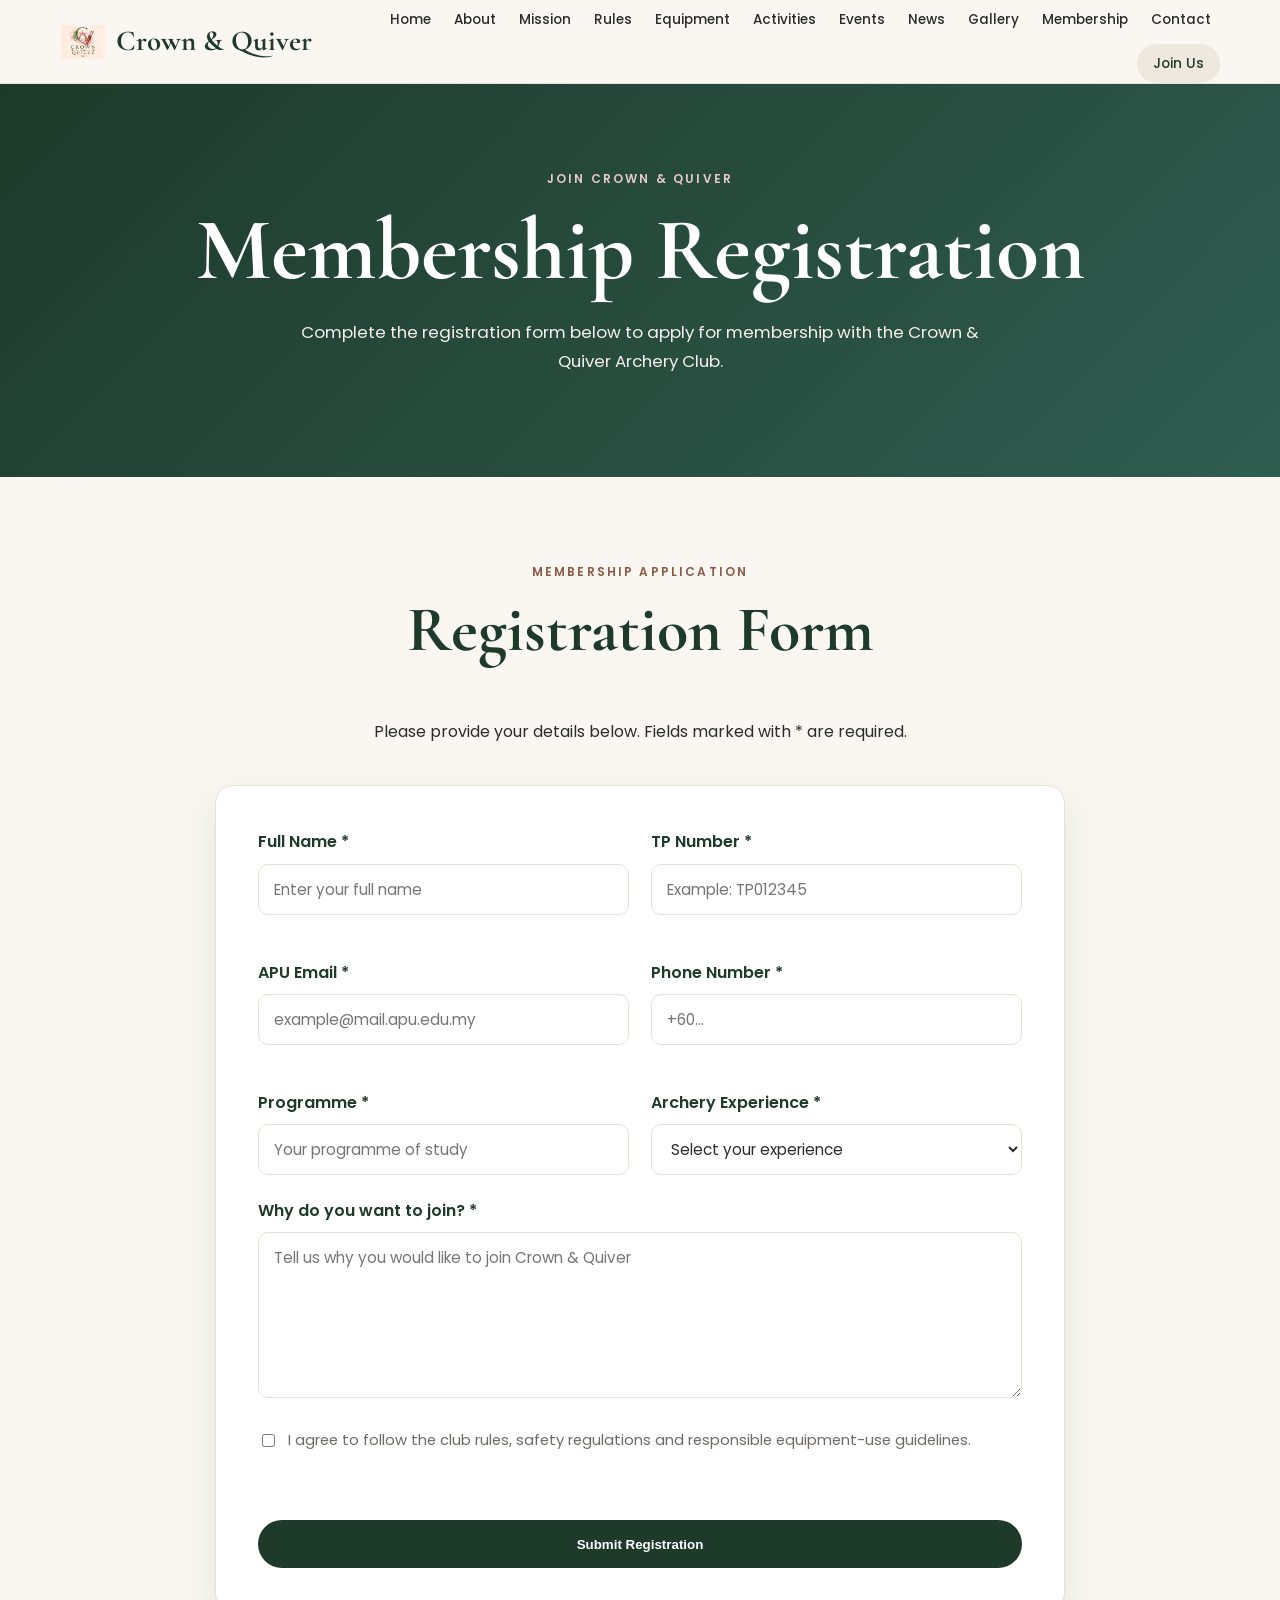
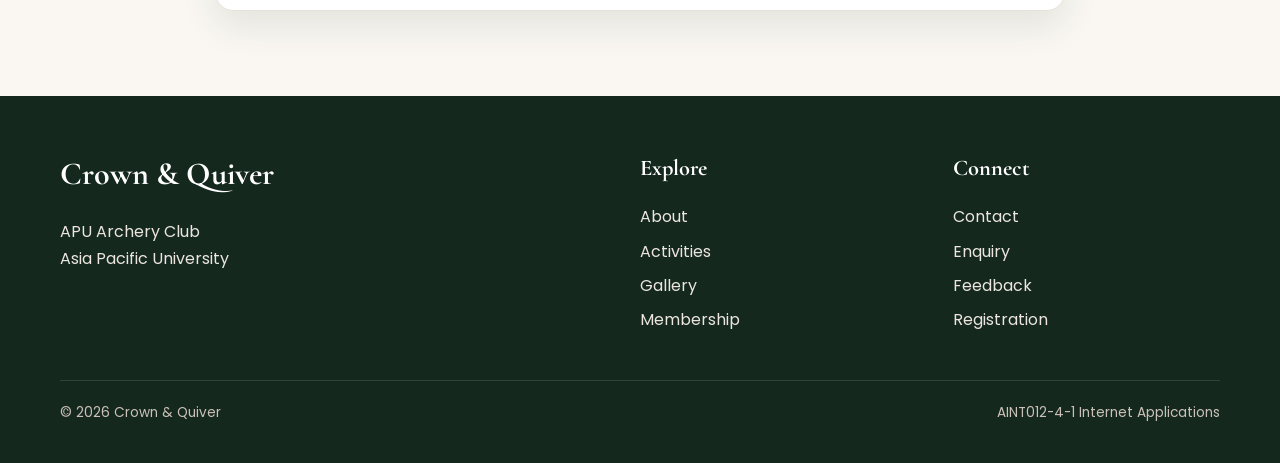
<file: registration.html>
<!DOCTYPE html>
<html lang="en">

<head>
    <meta charset="UTF-8">
    <meta name="viewport" content="width=device-width, initial-scale=1.0">

    <title>Registration | Crown & Quiver</title>

    <!-- Google Fonts -->
    <link rel="preconnect" href="https://fonts.googleapis.com">
    <link rel="preconnect" href="https://fonts.gstatic.com" crossorigin>

    <link
        href="https://fonts.googleapis.com/css2?family=Cormorant+Garamond:wght@600;700&family=Poppins:wght@400;500;600&display=swap"
        rel="stylesheet"
    >

    <!-- Shared CSS -->
    <link rel="stylesheet" href="css/style.css">

    <!-- Shared JavaScript -->
    <script defer src="js/main.js"></script>
</head>

<body>

    <!-- Navigation -->
    <header class="site-header">

        <div class="container nav-wrapper">

            <a
                href="index.html"
                class="logo-text brand-with-logo"
            >
                <img
                    src="images/logo/logo.jpeg"
                    alt="Crown & Quiver logo"
                    class="site-logo"
                >
                <span>Crown & Quiver</span>
            </a>

            <button
                class="menu-toggle"
                aria-label="Open navigation menu"
                aria-expanded="false"
            >
                ☰
            </button>

            <nav class="site-nav">

                <a href="index.html">Home</a>
                <a href="about.html">About</a>
                <a href="mission.html">Mission</a>
                <a href="rules.html">Rules</a>
                <a href="equipment.html">Equipment</a>
                <a href="activities.html">Activities</a>
                <a href="events.html">Events</a>
                <a href="news.html">News</a>
                <a href="gallery.html">Gallery</a>
                <a href="membership.html">Membership</a>
                <a href="contact.html">Contact</a>

                <a
                    href="registration.html"
                    class="nav-button"
                >
                    Join Us
                </a>

            </nav>

        </div>

    </header>


    <main>

        <!-- Registration Hero -->
        <section class="page-hero">

            <div class="container page-hero-centered">

                <p class="eyebrow">
                    Join Crown & Quiver
                </p>

                <h1>
                    Membership Registration
                </h1>

                <p class="page-hero-description">
                    Complete the registration form below to apply
                    for membership with the Crown & Quiver
                    Archery Club.
                </p>

            </div>

        </section>


        <!-- Registration Form -->
        <section class="section">

            <div class="container form-page-container">

                <div class="section-heading">

                    <p class="section-label">
                        Membership Application
                    </p>

                    <h2>
                        Registration Form
                    </h2>

                    <p>
                        Please provide your details below.
                        Fields marked with * are required.
                    </p>

                </div>


                <form
                    id="registrationForm"
                    class="club-form"
                    novalidate
                >

                    <div class="form-grid">

                        <!-- Full Name -->
                        <div class="form-group">

                            <label for="registrationName">
                                Full Name *
                            </label>

                            <input
                                type="text"
                                id="registrationName"
                                name="name"
                                placeholder="Enter your full name"
                                required
                            >

                        </div>


                        <!-- TP Number -->
                        <div class="form-group">

                            <label for="registrationTP">
                                TP Number *
                            </label>

                            <input
                                type="text"
                                id="registrationTP"
                                name="tp"
                                placeholder="Example: TP012345"
                                required
                            >

                        </div>


                        <!-- APU Email -->
                        <div class="form-group">

                            <label for="registrationEmail">
                                APU Email *
                            </label>

                            <input
                                type="email"
                                id="registrationEmail"
                                name="email"
                                placeholder="example@mail.apu.edu.my"
                                required
                            >

                        </div>


                        <!-- Phone -->
                        <div class="form-group">

                            <label for="registrationPhone">
                                Phone Number *
                            </label>

                            <input
                                type="tel"
                                id="registrationPhone"
                                name="phone"
                                placeholder="+60..."
                                required
                            >

                        </div>


                        <!-- Programme -->
                        <div class="form-group">

                            <label for="registrationProgramme">
                                Programme *
                            </label>

                            <input
                                type="text"
                                id="registrationProgramme"
                                name="programme"
                                placeholder="Your programme of study"
                                required
                            >

                        </div>


                        <!-- Experience -->
                        <div class="form-group">

                            <label for="registrationExperience">
                                Archery Experience *
                            </label>

                            <select
                                id="registrationExperience"
                                name="experience"
                                required
                            >

                                <option value="">
                                    Select your experience
                                </option>

                                <option value="Beginner">
                                    Beginner
                                </option>

                                <option value="Intermediate">
                                    Intermediate
                                </option>

                                <option value="Advanced">
                                    Advanced
                                </option>

                            </select>

                        </div>

                    </div>


                    <!-- Reason -->
                    <div class="form-group">

                        <label for="registrationReason">
                            Why do you want to join? *
                        </label>

                        <textarea
                            id="registrationReason"
                            name="reason"
                            rows="6"
                            placeholder="Tell us why you would like to join Crown & Quiver"
                            required
                        ></textarea>

                    </div>


                    <!-- Agreement -->
                    <div class="form-checkbox">

                        <input
                            type="checkbox"
                            id="registrationAgreement"
                            required
                        >

                        <label for="registrationAgreement">
                            I agree to follow the club rules,
                            safety regulations and responsible
                            equipment-use guidelines.
                        </label>

                    </div>


                    <!-- Form Message -->
                    <p
                        id="registrationMessage"
                        class="form-message"
                        aria-live="polite"
                    ></p>


                    <!-- Submit -->
                    <button
                        type="submit"
                        class="btn btn-primary form-submit"
                    >
                        Submit Registration
                    </button>

                </form>

            </div>

        </section>

    </main>


    <!-- Footer -->
    <footer class="site-footer">

        <div class="container footer-grid">

            <div>

                <h2 class="footer-logo">
                    Crown & Quiver
                </h2>

                <p>
                    APU Archery Club<br>
                    Asia Pacific University
                </p>

            </div>


            <div>

                <h3>Explore</h3>

                <a href="about.html">About</a>
                <a href="activities.html">Activities</a>
                <a href="gallery.html">Gallery</a>
                <a href="membership.html">Membership</a>

            </div>


            <div>

                <h3>Connect</h3>

                <a href="contact.html">Contact</a>
                <a href="enquiry.html">Enquiry</a>
                <a href="feedback.html">Feedback</a>
                <a href="registration.html">Registration</a>

            </div>

        </div>


        <div class="container footer-bottom">

            <p>
                © 2026 Crown & Quiver
            </p>

            <p>
                AINT012-4-1 Internet Applications
            </p>

        </div>

    </footer>


    <!-- Back to Top -->
    <button
        class="back-to-top"
        aria-label="Back to top"
    >
        ↑
    </button>

</body>

</html>
</file>
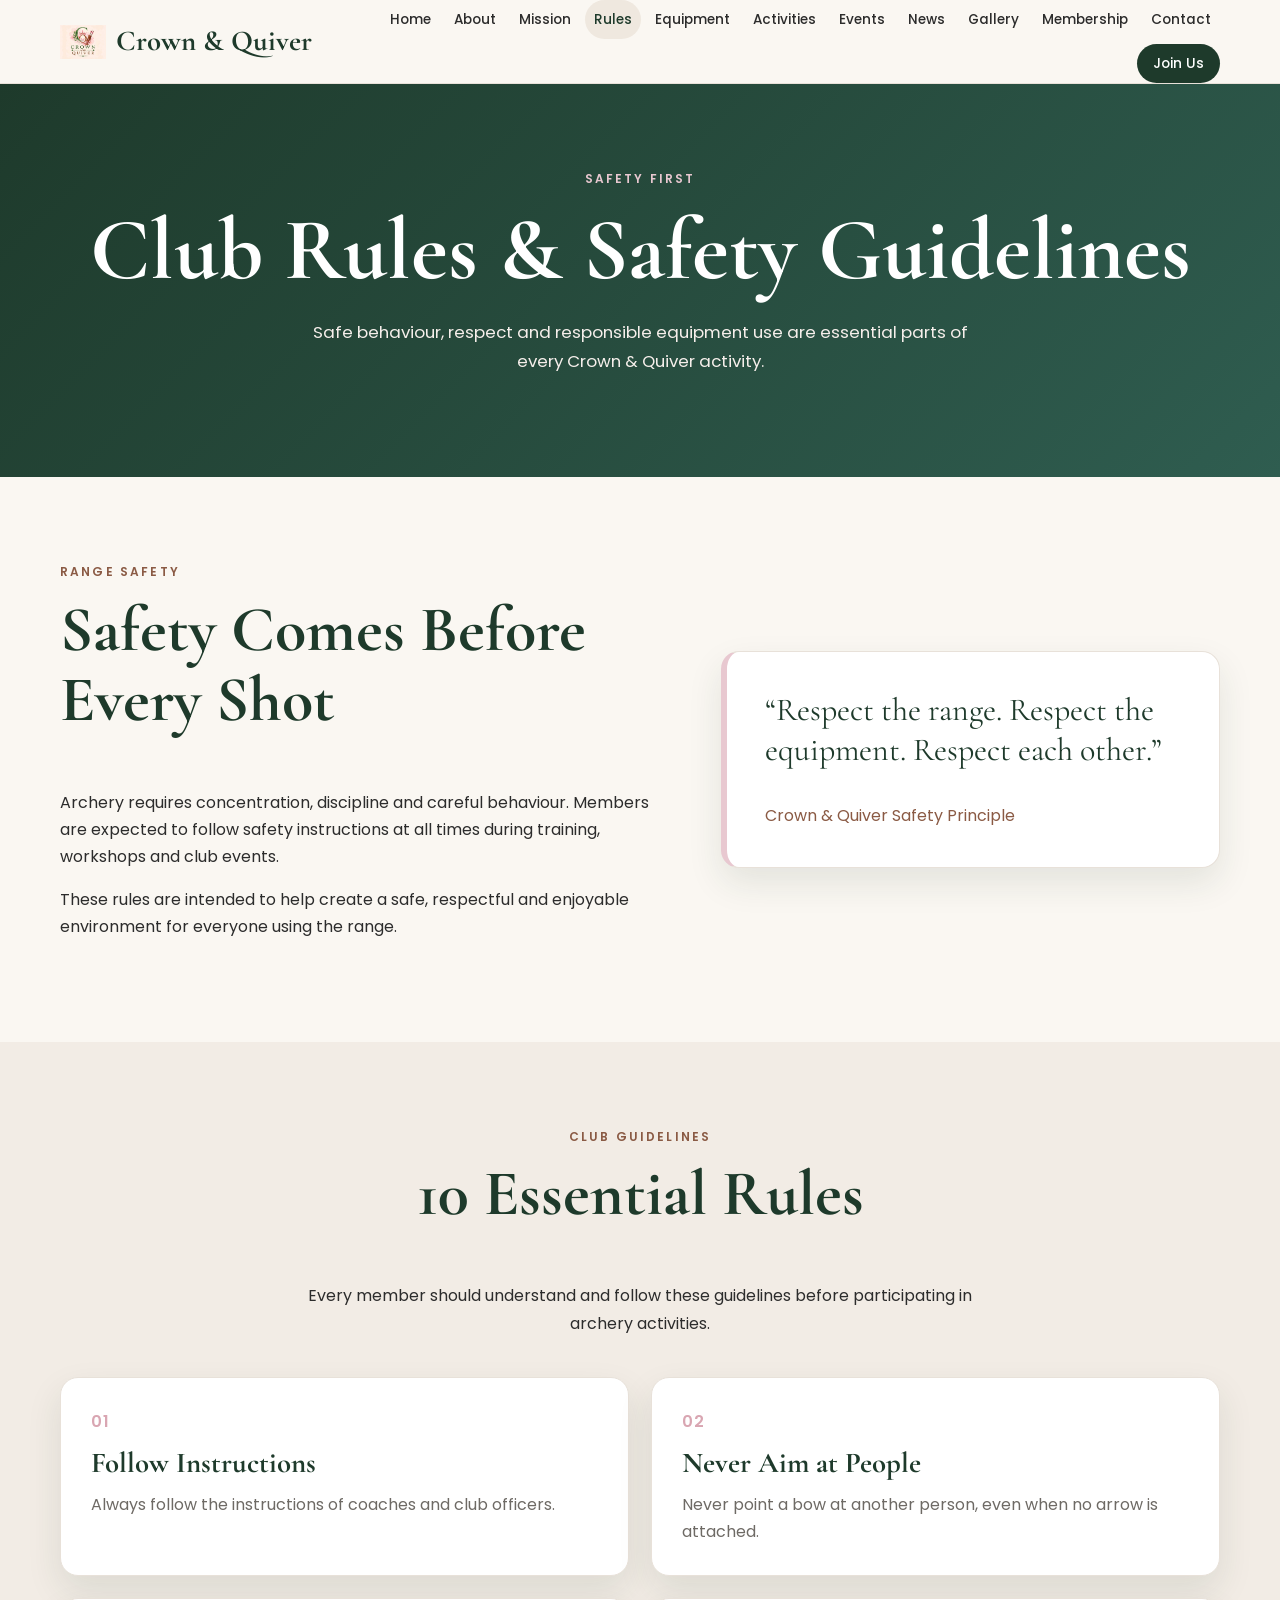
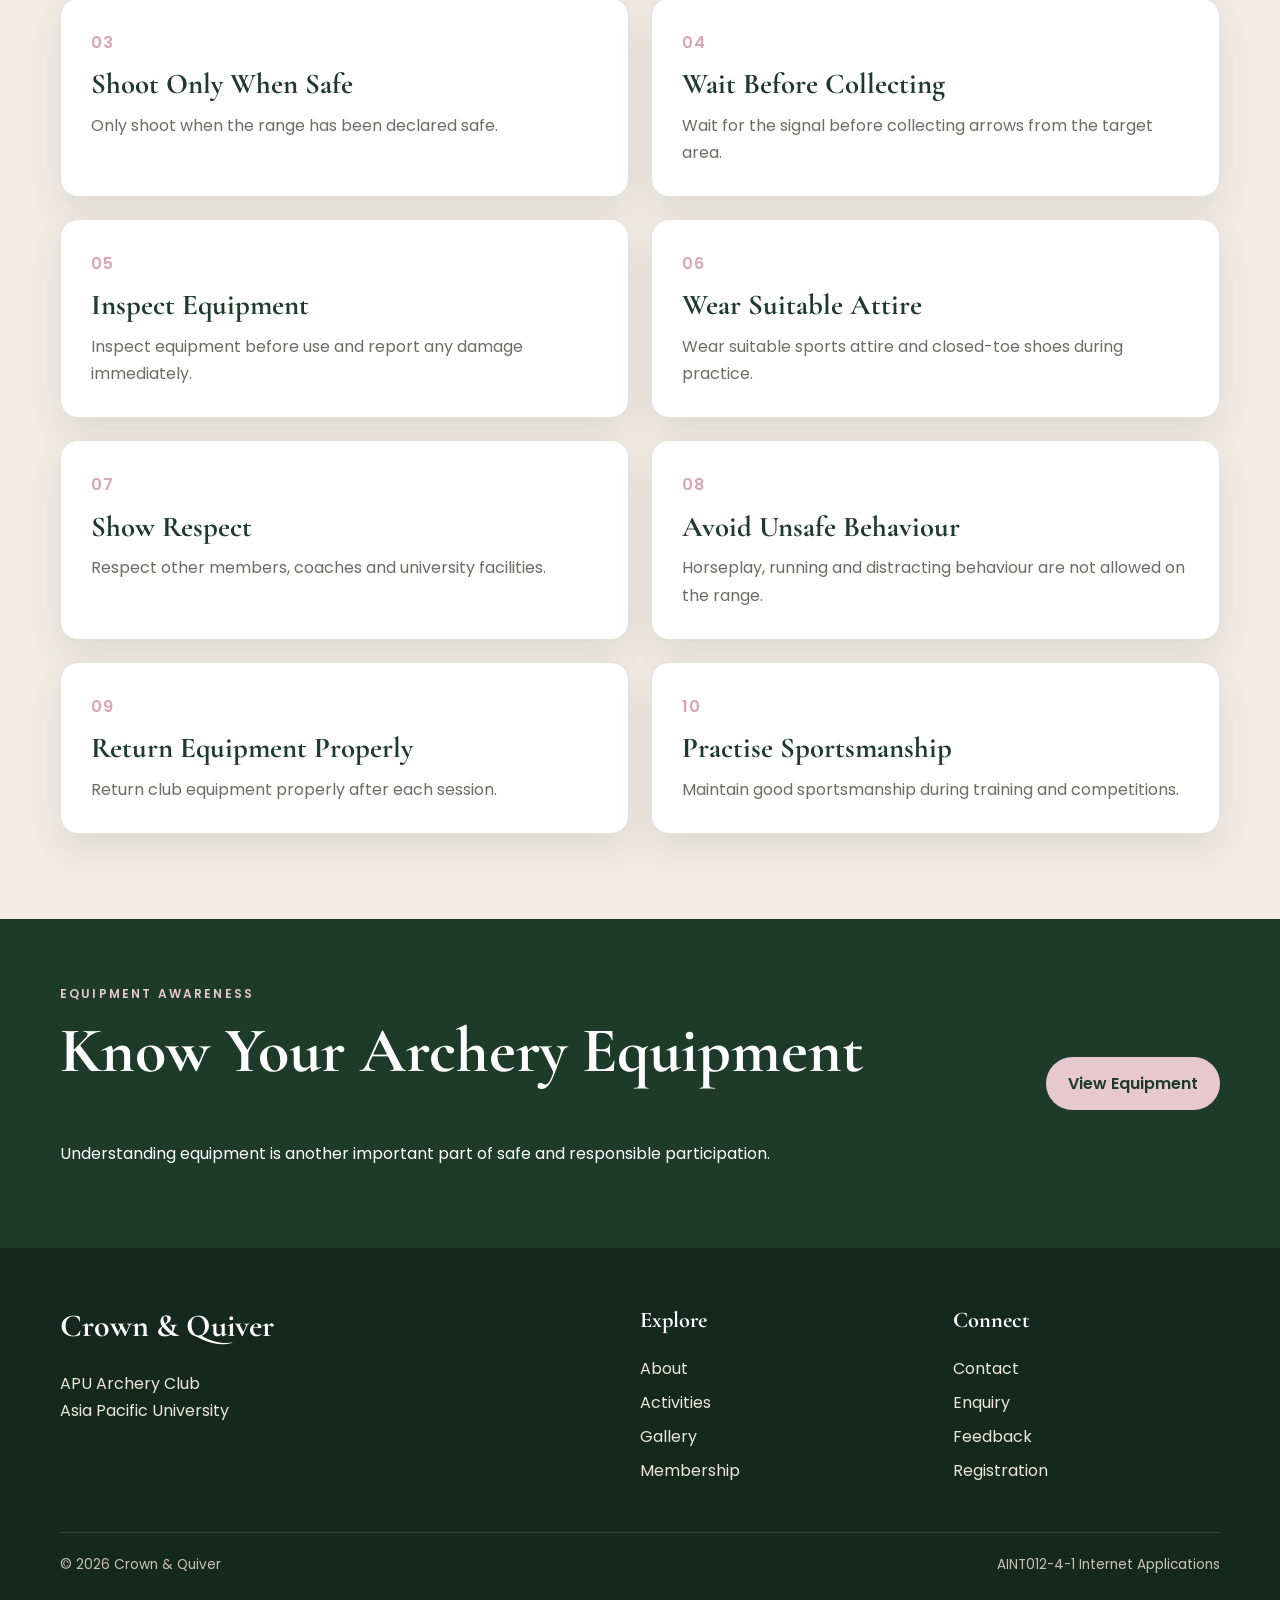
<file: rules.html>
<!DOCTYPE html>
<html lang="en">

<head>
    <meta charset="UTF-8">

    <meta
        name="viewport"
        content="width=device-width, initial-scale=1.0"
    >

    <title>Rules | Crown & Quiver</title>

    <!-- Google Fonts -->
    <link
        rel="preconnect"
        href="https://fonts.googleapis.com"
    >

    <link
        rel="preconnect"
        href="https://fonts.gstatic.com"
        crossorigin
    >

    <link
        href="https://fonts.googleapis.com/css2?family=Cormorant+Garamond:wght@600;700&family=Poppins:wght@400;500;600&display=swap"
        rel="stylesheet"
    >

    <!-- Shared CSS -->
    <link
        rel="stylesheet"
        href="css/style.css"
    >

    <!-- Shared JavaScript -->
    <script
        defer
        src="js/main.js"
    ></script>

</head>

<body>

    <!-- Navigation -->
    <header class="site-header">

        <div class="container nav-wrapper">

            <a
                href="index.html"
                class="logo-text brand-with-logo"
            >
                <img
                    src="images/logo/logo.jpeg"
                    alt="Crown & Quiver logo"
                    class="site-logo"
                >
                <span>Crown & Quiver</span>
            </a>

            <button
                class="menu-toggle"
                aria-label="Open navigation menu"
                aria-expanded="false"
            >
                ☰
            </button>

            <nav class="site-nav">

                <a href="index.html">Home</a>
                <a href="about.html">About</a>
                <a href="mission.html">Mission</a>
                <a href="rules.html">Rules</a>
                <a href="equipment.html">Equipment</a>
                <a href="activities.html">Activities</a>
                <a href="events.html">Events</a>
                <a href="news.html">News</a>
                <a href="gallery.html">Gallery</a>
                <a href="membership.html">Membership</a>
                <a href="contact.html">Contact</a>

                <a
                    href="registration.html"
                    class="nav-button"
                >
                    Join Us
                </a>

            </nav>

        </div>

    </header>


    <main>

        <!-- Rules Hero -->
        <section class="page-hero">

            <div class="container page-hero-centered">

                <p class="eyebrow">
                    Safety First
                </p>

                <h1>
                    Club Rules & Safety Guidelines
                </h1>

                <p class="page-hero-description">
                    Safe behaviour, respect and responsible
                    equipment use are essential parts of every
                    Crown & Quiver activity.
                </p>

            </div>

        </section>


        <!-- Introduction -->
        <section class="section">

            <div class="container two-column">

                <div>

                    <p class="section-label">
                        Range Safety
                    </p>

                    <h2>
                        Safety Comes Before Every Shot
                    </h2>

                    <p>
                        Archery requires concentration, discipline
                        and careful behaviour. Members are expected
                        to follow safety instructions at all times
                        during training, workshops and club events.
                    </p>

                    <p>
                        These rules are intended to help create a
                        safe, respectful and enjoyable environment
                        for everyone using the range.
                    </p>

                </div>

                <div class="quote-card">

                    <p>
                        “Respect the range.
                        Respect the equipment.
                        Respect each other.”
                    </p>

                    <span>
                        Crown & Quiver Safety Principle
                    </span>

                </div>

            </div>

        </section>


        <!-- Rules List -->
        <section class="section section-alt">

            <div class="container">

                <div class="section-heading">

                    <p class="section-label">
                        Club Guidelines
                    </p>

                    <h2>
                        10 Essential Rules
                    </h2>

                    <p>
                        Every member should understand and follow
                        these guidelines before participating in
                        archery activities.
                    </p>

                </div>


                <div class="rules-page-grid">

                    <article class="rule-card">

                        <span class="rule-number">
                            01
                        </span>

                        <h3>
                            Follow Instructions
                        </h3>

                        <p>
                            Always follow the instructions of
                            coaches and club officers.
                        </p>

                    </article>


                    <article class="rule-card">

                        <span class="rule-number">
                            02
                        </span>

                        <h3>
                            Never Aim at People
                        </h3>

                        <p>
                            Never point a bow at another person,
                            even when no arrow is attached.
                        </p>

                    </article>


                    <article class="rule-card">

                        <span class="rule-number">
                            03
                        </span>

                        <h3>
                            Shoot Only When Safe
                        </h3>

                        <p>
                            Only shoot when the range has been
                            declared safe.
                        </p>

                    </article>


                    <article class="rule-card">

                        <span class="rule-number">
                            04
                        </span>

                        <h3>
                            Wait Before Collecting
                        </h3>

                        <p>
                            Wait for the signal before collecting
                            arrows from the target area.
                        </p>

                    </article>


                    <article class="rule-card">

                        <span class="rule-number">
                            05
                        </span>

                        <h3>
                            Inspect Equipment
                        </h3>

                        <p>
                            Inspect equipment before use and report
                            any damage immediately.
                        </p>

                    </article>


                    <article class="rule-card">

                        <span class="rule-number">
                            06
                        </span>

                        <h3>
                            Wear Suitable Attire
                        </h3>

                        <p>
                            Wear suitable sports attire and
                            closed-toe shoes during practice.
                        </p>

                    </article>


                    <article class="rule-card">

                        <span class="rule-number">
                            07
                        </span>

                        <h3>
                            Show Respect
                        </h3>

                        <p>
                            Respect other members, coaches and
                            university facilities.
                        </p>

                    </article>


                    <article class="rule-card">

                        <span class="rule-number">
                            08
                        </span>

                        <h3>
                            Avoid Unsafe Behaviour
                        </h3>

                        <p>
                            Horseplay, running and distracting
                            behaviour are not allowed on the range.
                        </p>

                    </article>


                    <article class="rule-card">

                        <span class="rule-number">
                            09
                        </span>

                        <h3>
                            Return Equipment Properly
                        </h3>

                        <p>
                            Return club equipment properly after
                            each session.
                        </p>

                    </article>


                    <article class="rule-card">

                        <span class="rule-number">
                            10
                        </span>

                        <h3>
                            Practise Sportsmanship
                        </h3>

                        <p>
                            Maintain good sportsmanship during
                            training and competitions.
                        </p>

                    </article>

                </div>

            </div>

        </section>


        <!-- Safety CTA -->
        <section class="membership-section">

            <div class="container membership-wrapper">

                <div>

                    <p class="section-label light-label">
                        Equipment Awareness
                    </p>

                    <h2>
                        Know Your Archery Equipment
                    </h2>

                    <p>
                        Understanding equipment is another important
                        part of safe and responsible participation.
                    </p>

                </div>

                <a
                    href="equipment.html"
                    class="btn btn-pink"
                >
                    View Equipment
                </a>

            </div>

        </section>

    </main>


    <!-- Footer -->
    <footer class="site-footer">

        <div class="container footer-grid">

            <div>

                <h2 class="footer-logo">
                    Crown & Quiver
                </h2>

                <p>
                    APU Archery Club<br>
                    Asia Pacific University
                </p>

            </div>

            <div>

                <h3>Explore</h3>

                <a href="about.html">About</a>
                <a href="activities.html">Activities</a>
                <a href="gallery.html">Gallery</a>
                <a href="membership.html">Membership</a>

            </div>

            <div>

                <h3>Connect</h3>

                <a href="contact.html">Contact</a>
                <a href="enquiry.html">Enquiry</a>
                <a href="feedback.html">Feedback</a>
                <a href="registration.html">Registration</a>

            </div>

        </div>

        <div class="container footer-bottom">

            <p>
                © 2026 Crown & Quiver
            </p>

            <p>
                AINT012-4-1 Internet Applications
            </p>

        </div>

    </footer>


    <!-- Back To Top -->
    <button
        class="back-to-top"
        aria-label="Back to top"
    >
        ↑
    </button>

</body>

</html>
</file>
<file: css/style.css>
/* ========================================
   Crown & Quiver
   Shared Website Styles
======================================== */


/* ---------- Colour Variables ---------- */

:root {
    --forest-green: #1E3A2B;
    --green-light: #2F5D50;

    --earth-brown: #8A5A44;

    --blush-pink: #E8C8D0;
    --pink-dark: #D9A6B2;

    --cream: #FAF7F2;
    --cream-dark: #F2ECE5;

    --white: #FFFFFF;

    --dark-text: #2C2C2C;
    --muted-text: #6E6A65;

    --border: #E8E1D9;

    --shadow:
        0 15px 35px rgba(30, 58, 43, 0.10);

    --radius: 18px;
}


/* ---------- General Reset ---------- */

* {
    box-sizing: border-box;
}


html {
    scroll-behavior: smooth;
}


body {
    margin: 0;

    font-family: "Poppins", sans-serif;

    color: var(--dark-text);

    background-color: var(--cream);

    line-height: 1.7;
}


img {
    max-width: 100%;

    display: block;
}


a {
    color: inherit;
}


.container {
    width: min(1160px, 92%);

    margin: 0 auto;
}



/* ========================================
   Typography
======================================== */

h1,
h2,
h3 {
    margin-top: 0;

    font-family:
        "Cormorant Garamond",
        serif;

    color: var(--forest-green);

    line-height: 1.1;
}


h1 {
    font-size:
        clamp(
            3.5rem,
            8vw,
            6.5rem
        );
}


h2 {
    font-size:
        clamp(
            2.4rem,
            5vw,
            4rem
        );
}


h3 {
    font-size: 1.8rem;
}


p {
    margin-top: 0;
}


.section-label,
.eyebrow {

    text-transform: uppercase;

    letter-spacing: 0.18em;

    font-size: 0.75rem;

    font-weight: 600;

    color: var(--earth-brown);
}



/* ========================================
   Navigation
======================================== */

.site-header {

    position: sticky;

    top: 0;

    z-index: 1000;

    background:
        rgba(
            250,
            247,
            242,
            0.96
        );

    border-bottom:
        1px solid var(--border);
}


.nav-wrapper {

    min-height: 82px;

    display: flex;

    align-items: center;

    justify-content: space-between;

    gap: 25px;
}


.logo-text {

    text-decoration: none;

    font-family:
        "Cormorant Garamond",
        serif;

    font-size: 1.8rem;

    font-weight: 700;

    color: var(--forest-green);

    white-space: nowrap;
}


/* ---------- Logo Image ---------- */

.brand-with-logo {
    display: flex;
    align-items: center;
    gap: 10px;
}

.site-logo {
    width: 46px;
    height: 46px;
    object-fit: contain;
    flex-shrink: 0;
}

.brand-with-logo span {
    display: inline-block;
}


.site-nav {

    display: flex;

    align-items: center;

    justify-content: flex-end;

    gap: 5px;

    flex-wrap: wrap;
}


.site-nav a {

    text-decoration: none;

    padding: 8px 9px;

    border-radius: 30px;

    font-size: 0.85rem;

    font-weight: 500;

    transition: 0.25s;
}


.site-nav a:hover,
.site-nav a.active {

    background-color: #EFE8DF;

    color: var(--forest-green);
}


.site-nav .nav-button {

    background-color:
        var(--forest-green);

    color: var(--white);

    padding-left: 16px;

    padding-right: 16px;
}


.site-nav .nav-button:hover {

    background-color:
        var(--earth-brown);

    color: white;
}


.menu-toggle {

    display: none;

    border: none;

    background: none;

    color: var(--forest-green);

    font-size: 1.6rem;

    cursor: pointer;
}



/* ========================================
   Hero
======================================== */

.hero {

    min-height: 78vh;

    display: flex;

    align-items: center;

    position: relative;

    color: white;

    background:

        linear-gradient(
            90deg,
            rgba(30, 58, 43, 0.96),
            rgba(30, 58, 43, 0.78),
            rgba(30, 58, 43, 0.45)
        ),

        linear-gradient(
            135deg,
            #1E3A2B,
            #4D6A58
        );
}


.hero-content {

    padding-top: 90px;

    padding-bottom: 90px;
}


.hero h1 {

    color: white;

    margin-bottom: 25px;
}


.hero h1 span {

    color: var(--blush-pink);
}


.eyebrow {

    color: var(--blush-pink);
}


.hero-description {

    max-width: 680px;

    font-size: 1.1rem;

    color: #F6EFEB;
}


.hero-buttons {

    margin-top: 30px;

    display: flex;

    gap: 15px;

    flex-wrap: wrap;
}



/* ========================================
   Buttons
======================================== */

.btn {

    min-height: 48px;

    padding:
        12px
        21px;

    display: inline-flex;

    align-items: center;

    justify-content: center;

    border-radius: 30px;

    text-decoration: none;

    font-weight: 600;

    border:
        1px solid transparent;

    transition:
        transform 0.25s,
        background-color 0.25s,
        color 0.25s;
}


.btn:hover {

    transform:
        translateY(-2px);
}


.btn-primary {

    background:
        var(--forest-green);

    color: white;
}


.btn-primary:hover {

    background:
        var(--earth-brown);
}


.btn-outline-light {

    border-color: white;

    color: white;
}


.btn-outline-light:hover {

    background:
        white;

    color:
        var(--forest-green);
}


.btn-outline-dark {

    border-color:
        var(--forest-green);

    color:
        var(--forest-green);
}


.btn-outline-dark:hover {

    background:
        var(--forest-green);

    color: white;
}


.btn-pink {

    background:
        var(--blush-pink);

    color:
        var(--forest-green);
}


.btn-pink:hover {

    background: white;
}


.text-link {

    text-decoration: none;

    font-weight: 600;

    color:
        var(--forest-green);
}


.text-link:hover {

    color:
        var(--earth-brown);
}



/* ========================================
   General Sections
======================================== */

.section {

    padding:
        85px 0;
}


.section-alt {

    background:
        var(--cream-dark);
}


.section-heading {

    max-width: 700px;

    margin:
        0 auto 40px;

    text-align: center;
}


.two-column {

    display: grid;

    grid-template-columns:
        1.1fr
        0.9fr;

    gap: 50px;

    align-items: center;
}



/* ========================================
   Quote Card
======================================== */

.quote-card {

    background:
        white;

    padding: 38px;

    border-radius:
        var(--radius);

    border:
        1px solid var(--border);

    border-left:
        6px solid
        var(--blush-pink);

    box-shadow:
        var(--shadow);
}


.quote-card p {

    font-family:
        "Cormorant Garamond",
        serif;

    font-size: 2rem;

    line-height: 1.25;

    color:
        var(--forest-green);
}


.quote-card span {

    color:
        var(--earth-brown);
}



/* ========================================
   Cards
======================================== */

.card-grid {

    display: grid;

    grid-template-columns:
        repeat(
            3,
            minmax(0, 1fr)
        );

    gap: 22px;
}


.info-card,
.news-card,
.event-card {

    padding: 30px;

    background:
        white;

    border:
        1px solid var(--border);

    border-radius:
        var(--radius);

    box-shadow:
        var(--shadow);

    transition:
        transform 0.25s;
}


.info-card:hover,
.news-card:hover {

    transform:
        translateY(-6px);
}


.card-number {

    color:
        var(--pink-dark);

    font-weight: 600;
}


.news-card span,
.event-tag {

    font-size: 0.75rem;

    text-transform: uppercase;

    letter-spacing: 0.14em;

    color:
        var(--earth-brown);

    font-weight: 600;
}


.event-details {

    color:
        var(--earth-brown);

    font-weight: 600;
}


.center {

    margin-top: 35px;

    text-align: center;
}



/* ========================================
   Membership Section
======================================== */

.membership-section {

    background:
        var(--forest-green);

    color: white;

    padding:
        65px 0;
}


.membership-section h2 {

    color: white;
}


.membership-section p {

    max-width: 720px;
}


.membership-wrapper {

    display: flex;

    align-items: center;

    justify-content: space-between;

    gap: 40px;
}


.light-label {

    color:
        var(--blush-pink);
}



/* ========================================
   Contact Preview
======================================== */

.contact-preview {

    display: flex;

    align-items: center;

    justify-content: space-between;

    gap: 40px;
}


.contact-buttons {

    display: flex;

    gap: 12px;

    flex-wrap: wrap;
}



/* ========================================
   Footer
======================================== */

.site-footer {

    padding:
        60px 0 25px;

    background:
        #14281E;

    color:
        #ECE6DF;
}


.footer-grid {

    display: grid;

    grid-template-columns:
        2fr 1fr 1fr;

    gap: 45px;
}


.footer-logo {

    color: white;

    font-size: 2rem;
}


.site-footer h3 {

    color: white;

    font-size: 1.4rem;
}


.site-footer a {

    display: block;

    margin-bottom: 7px;

    text-decoration: none;

    color:
        #ECE6DF;
}


.site-footer a:hover {

    color:
        var(--blush-pink);
}


.footer-bottom {

    margin-top: 40px;

    padding-top: 20px;

    border-top:
        1px solid
        rgba(
            255,
            255,
            255,
            0.12
        );

    display: flex;

    justify-content: space-between;

    gap: 20px;

    font-size: 0.85rem;

    color:
        #CBC1B8;
}



/* ========================================
   Back to Top
======================================== */

.back-to-top {

    position: fixed;

    right: 25px;

    bottom: 25px;

    width: 46px;

    height: 46px;

    border-radius: 50%;

    border: none;

    background:
        var(--blush-pink);

    color:
        var(--forest-green);

    font-size: 1.2rem;

    font-weight: bold;

    cursor: pointer;

    box-shadow:
        var(--shadow);

    opacity: 0;

    visibility: hidden;

    transition: 0.25s;
}


.back-to-top.show {

    opacity: 1;

    visibility: visible;
}
/* ========================================
   Gallery Preview
======================================== */

.gallery-preview {
    display: grid;

    grid-template-columns:
        repeat(4, 1fr);

    gap: 18px;
}

.gallery-preview img {
    width: 100%;
    height: 260px;

    object-fit: cover;

    border-radius:
        var(--radius);

    box-shadow:
        var(--shadow);

    transition:
        transform 0.25s;
}

.gallery-preview img:hover {
    transform:
        translateY(-5px);
}

@media (max-width: 820px) {

    .gallery-preview {
        grid-template-columns:
            repeat(2, 1fr);
    }

}

@media (max-width: 560px) {

    .gallery-preview {
        grid-template-columns:
            1fr;
    }

}


/* ========================================
   Responsive Design
======================================== */

@media (max-width: 1050px) {

    .menu-toggle {

        display: block;
    }


    .site-nav {

        position: absolute;

        top: 82px;

        left: 0;

        right: 0;

        display: none;

        flex-direction: column;

        align-items: stretch;

        background:
            var(--cream);

        padding:
            20px 5%;

        border-bottom:
            1px solid
            var(--border);
    }


    .site-nav.open {

        display: flex;
    }


    .site-nav a {

        text-align: center;

        padding: 11px;
    }

}


@media (max-width: 820px) {

    .two-column,
    .card-grid,
    .footer-grid {

        grid-template-columns:
            1fr;
    }


    .membership-wrapper,
    .contact-preview,
    .footer-bottom {

        flex-direction: column;

        align-items:
            flex-start;
    }


    .section {

        padding:
            60px 0;
    }


    .hero {

        min-height: 70vh;
    }

}


@media (max-width: 560px) {

    .site-logo {
        width: 38px;
        height: 38px;
    }

    .brand-with-logo {
        gap: 7px;
    }

    .hero h1 {

        font-size:
            3.4rem;
    }


    .hero-buttons,
    .contact-buttons {

        flex-direction:
            column;
    }


    .btn {

        width: 100%;
    }

}

/* ========================================
   Shared Inner Page Hero
======================================== */

.page-hero {
    background: linear-gradient(135deg, var(--forest-green), var(--green-light));
    color: white;
    padding: 85px 0;
}

.page-hero h1 {
    color: white;
    margin-bottom: 20px;
    font-size: clamp(3rem, 7vw, 5.5rem);
}

.page-hero-description {
    max-width: 680px;
    color: #F6EFEB;
    font-size: 1.05rem;
}

.page-hero-centered {
    text-align: center;
}

.page-hero-centered .page-hero-description {
    margin-left: auto;
    margin-right: auto;
}

.page-hero-grid {
    display: grid;
    grid-template-columns: 1.2fr 0.8fr;
    gap: 60px;
    align-items: center;
}

/* ========================================
   Activities Page
======================================== */

.activity-card-grid {
    display: grid;
    grid-template-columns: repeat(3, 1fr);
    gap: 25px;
}

.activity-card {
    background: white;
    border: 1px solid var(--border);
    border-radius: var(--radius);
    padding: 32px;
    box-shadow: var(--shadow);
}

.activity-card h3 {
    margin-bottom: 15px;
}

.activity-details {
    margin-top: 25px;
    margin-bottom: 22px;
    padding-top: 18px;
    border-top: 1px solid var(--border);
    color: var(--earth-brown);
}

.activity-details p {
    margin-bottom: 5px;
}

.target-graphic {
    position: relative;
    width: 280px;
    height: 280px;
    margin: auto;
}

.target-ring,
.target-centre {
    position: absolute;
    top: 50%;
    left: 50%;
    transform: translate(-50%, -50%);
    border-radius: 50%;
}

.target-ring-one {
    width: 280px;
    height: 280px;
    border: 8px solid white;
}

.target-ring-two {
    width: 215px;
    height: 215px;
    border: 8px solid var(--earth-brown);
}

.target-ring-three {
    width: 150px;
    height: 150px;
    border: 8px solid var(--blush-pink);
}

.target-ring-four {
    width: 85px;
    height: 85px;
    border: 8px solid white;
}

.target-centre {
    width: 22px;
    height: 22px;
    background: var(--earth-brown);
}

/* ========================================
   Events Page
======================================== */

.events-grid {
    display: grid;
    grid-template-columns: repeat(2, minmax(0, 1fr));
    gap: 28px;
}

.event-page-card {
    background: white;
    border: 1px solid var(--border);
    border-radius: var(--radius);
    overflow: hidden;
    box-shadow: var(--shadow);
    transition: transform 0.25s;
}

.event-page-card:hover {
    transform: translateY(-5px);
}

.event-image {
    height: 240px;
    position: relative;
    overflow: hidden;
    background: var(--forest-green);
}

.event-image img {
    width: 100%;
    height: 100%;
    object-fit: cover;
}

.date-badge {
    position: absolute;
    left: 18px;
    bottom: 18px;
    min-width: 64px;
    padding: 10px 12px;
    background: var(--cream);
    border-radius: 10px;
    text-align: center;
    color: var(--earth-brown);
    font-size: 0.75rem;
    font-weight: 600;
    letter-spacing: 0.08em;
}

.date-day {
    display: block;
    font-family: "Cormorant Garamond", serif;
    font-size: 1.7rem;
    line-height: 1;
    color: var(--forest-green);
}

.event-card-content {
    padding: 30px;
}

.event-card-content h3 {
    margin-top: 8px;
    margin-bottom: 15px;
}

.event-location {
    color: var(--earth-brown);
    font-weight: 600;
    margin-bottom: 22px;
}

.event-actions {
    display: flex;
    flex-wrap: wrap;
    gap: 10px;
    margin-top: 20px;
}

/* ========================================
   Activity / Event Details Modal
======================================== */

.details-modal {
    position: fixed;
    inset: 0;
    display: none;
    align-items: center;
    justify-content: center;
    padding: 25px;
    background: rgba(20, 30, 25, 0.72);
    backdrop-filter: blur(4px);
    z-index: 2000;
}

.details-modal.show {
    display: flex;
}

.details-modal-content {
    position: relative;
    width: min(100%, 600px);
    max-height: 85vh;
    overflow-y: auto;
    background: var(--cream);
    border: 1px solid var(--border);
    border-radius: var(--radius);
    padding: 42px;
    box-shadow: 0 20px 60px rgba(0, 0, 0, 0.25);
}

.details-modal-content h2 {
    margin-bottom: 20px;
}

.details-modal-close {
    position: absolute;
    top: 14px;
    right: 18px;
    border: none;
    background: none;
    color: var(--forest-green);
    font-size: 2rem;
    line-height: 1;
    cursor: pointer;
}

.modal-information {
    margin: 22px 0;
    padding: 18px;
    background: white;
    border: 1px solid var(--border);
    border-radius: 10px;
}

.modal-information p {
    margin-bottom: 8px;
}

.modal-information p:last-child {
    margin-bottom: 0;
}

.modal-description {
    margin-bottom: 25px;
    line-height: 1.8;
}

body.modal-open {
    overflow: hidden;
}

/* ========================================
   Membership Page
======================================== */

.membership-hero-buttons {
    justify-content: center;
}


.membership-benefits-grid {
    display: grid;

    grid-template-columns:
        repeat(3, minmax(0, 1fr));

    gap: 25px;
}


.membership-benefit-card {
    background: white;

    padding: 32px;

    border:
        1px solid var(--border);

    border-radius:
        var(--radius);

    box-shadow:
        var(--shadow);

    transition:
        transform 0.25s;
}


.membership-benefit-card:hover {
    transform:
        translateY(-5px);
}


.membership-benefit-card h3 {
    margin:
        12px 0 15px;
}


.membership-eligibility-layout {
    display: grid;

    grid-template-columns:
        0.9fr 1.1fr;

    gap: 55px;

    align-items: center;
}


.eligibility-card {
    background: white;

    padding: 38px;

    border-radius:
        var(--radius);

    border:
        1px solid var(--border);

    box-shadow:
        var(--shadow);
}


.membership-check-list {
    padding: 0;

    margin: 0;

    list-style: none;
}


.membership-check-list li {
    position: relative;

    padding:
        14px 0 14px 34px;

    border-bottom:
        1px solid var(--border);
}


.membership-check-list li:last-child {
    border-bottom: none;
}


.membership-check-list li::before {
    content: "✓";

    position: absolute;

    left: 0;

    color:
        var(--earth-brown);

    font-weight: 700;
}


.membership-fee-card {
    width:
        min(520px, 100%);

    margin:
        0 auto;

    padding: 45px;

    text-align: center;

    background: white;

    border:
        1px solid var(--border);

    border-radius:
        var(--radius);

    box-shadow:
        var(--shadow);
}


.fee-label {
    margin-bottom: 8px;

    text-transform: uppercase;

    letter-spacing:
        0.15em;

    font-size:
        0.8rem;

    font-weight: 600;

    color:
        var(--earth-brown);
}


.membership-price {
    margin:
        15px 0 20px;

    font-family:
        "Cormorant Garamond",
        serif;

    font-size:
        3.8rem;

    font-weight: 700;

    line-height: 1;

    color:
        var(--forest-green);
}


.membership-price span {
    font-family:
        "Poppins",
        sans-serif;

    font-size:
        1rem;

    font-weight: 500;

    color:
        var(--muted-text);
}


.membership-fee-card .btn {
    margin-top: 15px;
}



/* Membership Responsive */

@media (max-width: 820px) {

    .membership-benefits-grid,
    .membership-eligibility-layout {
        grid-template-columns:
            1fr;
    }

}


@media (max-width: 560px) {

    .membership-benefit-card,
    .eligibility-card,
    .membership-fee-card {
        padding: 28px 22px;
    }


    .membership-price {
        font-size: 3rem;
    }

}

@media (max-width: 820px) {
    .page-hero-grid,
    .activity-card-grid,
    .events-grid {
        grid-template-columns: 1fr;
    }

    .target-graphic {
        width: 220px;
        height: 220px;
    }

    .target-ring-one {
        width: 220px;
        height: 220px;
    }

    .target-ring-two {
        width: 170px;
        height: 170px;
    }

    .target-ring-three {
        width: 120px;
        height: 120px;
    }

    .target-ring-four {
        width: 70px;
        height: 70px;
    }
}

@media (max-width: 560px) {
    .page-hero {
        padding: 60px 0;
    }

    .event-image {
        height: 210px;
    }

    .details-modal-content {
        padding: 35px 22px;
    }

    .event-actions .btn {
        width: 100%;
    }
}
/* ========================================
   Shared Forms
======================================== */

.form-page-container {
    width: min(850px, 92%);
}


.club-form {
    background: white;

    padding: 42px;

    border:
        1px solid var(--border);

    border-radius:
        var(--radius);

    box-shadow:
        var(--shadow);
}


.form-grid {
    display: grid;

    grid-template-columns:
        repeat(2, minmax(0, 1fr));

    gap: 22px;
}


.form-group {
    margin-bottom: 22px;
}


.form-group label {
    display: block;

    margin-bottom: 8px;

    font-weight: 600;

    color:
        var(--forest-green);
}


.form-group input,
.form-group select,
.form-group textarea {
    width: 100%;

    padding:
        13px 15px;

    border:
        1px solid var(--border);

    border-radius:
        10px;

    background:
        var(--white);

    color:
        var(--dark-text);

    font-family:
        "Poppins",
        sans-serif;

    font-size:
        0.95rem;

    transition:
        border-color 0.2s,
        box-shadow 0.2s;
}


.form-group textarea {
    resize: vertical;

    min-height: 140px;
}


.form-group input:focus,
.form-group select:focus,
.form-group textarea:focus {
    outline: none;

    border-color:
        var(--green-light);

    box-shadow:
        0 0 0 3px rgba(47, 93, 80, 0.12);
}


.form-checkbox {
    display: flex;

    align-items: flex-start;

    gap: 10px;

    margin:
        5px 0 20px;
}


.form-checkbox input {
    margin-top: 6px;

    accent-color:
        var(--forest-green);
}


.form-checkbox label {
    font-size:
        0.92rem;

    color:
        var(--muted-text);
}


.form-submit {
    width: 100%;

    margin-top: 8px;

    cursor: pointer;
}


.form-message {
    min-height: 24px;

    margin:
        5px 0 15px;

    font-weight: 600;
}


.form-message.error {
    color:
        #9B2C2C;
}


.form-message.success {
    color:
        var(--green-light);
}


/* Form Responsive */

@media (max-width: 700px) {

    .form-grid {
        grid-template-columns:
            1fr;
    }


    .club-form {
        padding:
            30px 22px;
    }

}
/* ========================================
   Contact Page
======================================== */

.contact-page-grid {
    display: grid;

    grid-template-columns:
        repeat(3, minmax(0, 1fr));

    gap: 25px;
}


.contact-detail-card {
    background: white;

    padding: 32px;

    text-align: center;

    border:
        1px solid var(--border);

    border-radius:
        var(--radius);

    box-shadow:
        var(--shadow);
}


.contact-detail-card h3 {
    margin-bottom: 12px;

    color:
        var(--forest-green);
}


.contact-detail-card a {
    color:
        var(--earth-brown);

    text-decoration: none;
}


.contact-detail-card a:hover {
    text-decoration: underline;
}


/* Social Links */

.social-page-links {
    display: grid;

    grid-template-columns:
        repeat(4, minmax(0, 1fr));

    gap: 20px;
}


.social-card {
    display: block;

    padding: 28px 20px;

    text-align: center;

    text-decoration: none;

    background: white;

    color:
        var(--dark-text);

    border:
        1px solid var(--border);

    border-radius:
        var(--radius);

    box-shadow:
        var(--shadow);

    transition:
        transform 0.25s,
        border-color 0.25s;
}


.social-card:hover {
    transform:
        translateY(-5px);

    border-color:
        var(--blush-pink);
}


.social-card h3 {
    margin-bottom: 8px;

    color:
        var(--forest-green);
}


.social-card p {
    color:
        var(--earth-brown);
}


/* Map */

.contact-map {
    width: 100%;

    height: 420px;

    overflow: hidden;

    border-radius:
        var(--radius);

    border:
        1px solid var(--border);

    box-shadow:
        var(--shadow);
}


.contact-map iframe {
    width: 100%;
    height: 100%;

    border: 0;
}


.contact-enquiry-button {
    margin-top: 30px;

    text-align: center;
}


/* Contact Responsive */

@media (max-width: 900px) {

    .contact-page-grid {
        grid-template-columns:
            1fr;
    }


    .social-page-links {
        grid-template-columns:
            repeat(2, minmax(0, 1fr));
    }

}


@media (max-width: 560px) {

    .social-page-links {
        grid-template-columns:
            1fr;
    }


    .contact-map {
        height: 320px;
    }

}
/* ========================================
   Activities Countdown
======================================== */

.activity-countdown-section {
    padding-top: 45px;
    padding-bottom: 25px;
}


.activity-countdown {
    padding: 40px;

    text-align: center;

    background:
        linear-gradient(
            135deg,
            var(--forest-green),
            var(--green-light)
        );

    color: white;

    border-radius:
        var(--radius);

    box-shadow:
        var(--shadow);
}


.activity-countdown h2 {
    margin-bottom: 10px;

    color: white;
}


.countdown-description {
    margin:
        0 auto 28px;

    max-width: 600px;

    color:
        #F6EFEB;
}


.countdown-grid {
    display: flex;

    justify-content: center;

    flex-wrap: wrap;

    gap: 16px;
}


.countdown-box {
    min-width: 105px;

    padding:
        18px 15px;

    background:
        rgba(255, 255, 255, 0.10);

    border:
        1px solid var(--blush-pink);

    border-radius:
        12px;
}


.countdown-box span {
    display: block;

    font-family:
        "Cormorant Garamond",
        serif;

    font-size:
        2.4rem;

    font-weight: 700;

    line-height: 1;

    color:
        var(--blush-pink);
}


.countdown-box p {
    margin-top: 7px;

    margin-bottom: 0;

    font-size:
        0.8rem;

    text-transform: uppercase;

    letter-spacing:
        0.08em;

    color: white;
}


/* ========================================
   Activities Practice Schedule
======================================== */

.practice-schedule-wrapper {
    display: none;

    margin:
        25px 0;

    padding-top: 22px;

    border-top:
        1px solid var(--border);
}


.practice-schedule-wrapper.show {
    display: block;
}


.practice-schedule-wrapper h3 {
    margin-bottom: 15px;

    color:
        var(--forest-green);
}


.table-scroll {
    overflow-x: auto;
}


.practice-table {
    width: 100%;

    border-collapse: collapse;

    min-width: 520px;

    margin-bottom: 20px;

    font-size:
        0.88rem;
}


.practice-table th,
.practice-table td {
    padding:
        12px 10px;

    text-align: left;

    border:
        1px solid var(--border);
}


.practice-table th {
    background:
        var(--forest-green);

    color: white;

    font-weight: 600;
}


.practice-table tbody tr:nth-child(even) {
    background:
        var(--cream-dark);
}


/* Activities Responsive */

@media (max-width: 560px) {

    .activity-countdown {
        padding:
            32px 18px;
    }


    .countdown-box {
        min-width: 88px;

        padding:
            15px 10px;
    }


    .countdown-box span {
        font-size:
            2rem;
    }

}
/* ========================================
   Events Countdown
======================================== */

.event-countdown-section {
    padding-top: 45px;
    padding-bottom: 25px;
}


.event-countdown {
    padding: 40px;

    text-align: center;

    background:
        linear-gradient(
            135deg,
            var(--forest-green),
            var(--green-light)
        );

    color: white;

    border-radius:
        var(--radius);

    box-shadow:
        var(--shadow);
}


.event-countdown h2 {
    margin-bottom: 10px;

    color: white;
}


.countdown-complete-message {
    margin-top: 20px;

    margin-bottom: 0;

    color:
        var(--blush-pink);

    font-weight: 600;
}


@media (max-width: 560px) {

    .event-countdown {
        padding:
            32px 18px;
    }

}
/* ========================================
   News Page
======================================== */

.news-tools-section {
    padding:
        45px 0 10px;
}


.news-tools {
    display: flex;

    justify-content: space-between;

    align-items: flex-end;

    flex-wrap: wrap;

    gap: 25px;

    padding: 25px;

    background: white;

    border:
        1px solid var(--border);

    border-radius:
        var(--radius);

    box-shadow:
        var(--shadow);
}


/* Search */

.news-search {
    flex: 1;

    min-width: 260px;
}


.news-search-label {
    display: block;

    margin-bottom: 8px;

    font-size:
        0.85rem;

    font-weight: 600;

    color:
        var(--forest-green);
}


.news-search input {
    width: 100%;

    padding:
        13px 16px;

    border:
        1px solid var(--border);

    border-radius:
        30px;

    background:
        var(--cream);

    color:
        var(--dark-text);

    font-family:
        "Poppins",
        sans-serif;

    font-size:
        0.95rem;
}


.news-search input:focus {
    outline: none;

    border-color:
        var(--green-light);

    box-shadow:
        0 0 0 3px
        rgba(47, 93, 80, 0.12);
}


/* Filters */

.news-filter-buttons {
    display: flex;

    flex-wrap: wrap;

    gap: 8px;
}


.filter-btn {
    padding:
        10px 17px;

    border:
        1px solid var(--border);

    border-radius:
        30px;

    background:
        var(--cream);

    color:
        var(--dark-text);

    font-family:
        "Poppins",
        sans-serif;

    font-weight: 500;

    cursor: pointer;

    transition:
        background-color 0.25s,
        color 0.25s,
        border-color 0.25s;
}


.filter-btn:hover,
.filter-btn.active {
    background:
        var(--forest-green);

    color: white;

    border-color:
        var(--forest-green);
}


/* News Cards */

.news-page-grid {
    display: grid;

    grid-template-columns:
        repeat(
            3,
            minmax(0, 1fr)
        );

    gap: 25px;
}


.news-page-card {
    display: flex;

    flex-direction: column;

    padding: 32px;

    background: white;

    border:
        1px solid var(--border);

    border-radius:
        var(--radius);

    box-shadow:
        var(--shadow);

    transition:
        transform 0.25s;
}


.news-page-card:hover {
    transform:
        translateY(-5px);
}


.news-page-card h3 {
    margin:
        12px 0 8px;
}


.news-category {
    align-self: flex-start;

    padding:
        6px 11px;

    border-radius:
        30px;

    background:
        var(--blush-pink);

    color:
        var(--forest-green);

    font-size:
        0.72rem;

    font-weight: 600;

    text-transform:
        uppercase;

    letter-spacing:
        0.08em;
}


.news-date {
    margin-bottom: 18px;

    color:
        var(--earth-brown);

    font-size:
        0.85rem;

    font-weight: 600;
}


.news-page-card .card-description {
    flex-grow: 1;

    margin-bottom: 25px;

    color:
        var(--muted-text);
}


.news-page-card .btn {
    align-self: flex-start;
}


/* No Results */

.news-no-results {
    margin-top: 35px;

    padding: 35px;

    text-align: center;

    background: white;

    border:
        1px solid var(--border);

    border-radius:
        var(--radius);
}


.news-no-results h3 {
    margin-bottom: 8px;
}


.news-no-results p {
    margin-bottom: 0;

    color:
        var(--muted-text);
}


/* Responsive News */

@media (max-width: 900px) {

    .news-page-grid {
        grid-template-columns:
            repeat(
                2,
                minmax(0, 1fr)
            );
    }

}


@media (max-width: 700px) {

    .news-tools {
        align-items:
            stretch;
    }


    .news-search {
        flex-basis:
            100%;
    }


    .news-filter-buttons {
        width: 100%;
    }

}


@media (max-width: 560px) {

    .news-page-grid {
        grid-template-columns:
            1fr;
    }


    .news-filter-buttons {
        flex-direction:
            column;
    }


    .filter-btn {
        width: 100%;
    }


    .news-page-card .btn {
        width: 100%;
    }

}
/* ========================================
   Gallery Page
======================================== */

.gallery-featured-section {
    padding-bottom: 55px;
}


/* Featured Slider */

.gallery-slider {
    display: grid;

    grid-template-columns:
        auto minmax(0, 1fr) auto;

    align-items: center;

    gap: 20px;

    width:
        min(900px, 100%);

    margin:
        0 auto;
}


.gallery-featured-card {
    overflow: hidden;

    background: white;

    border:
        1px solid var(--border);

    border-radius:
        var(--radius);

    box-shadow:
        var(--shadow);
}


.gallery-featured-card img {
    width: 100%;

    height: 500px;

    object-fit: cover;
}


.gallery-featured-caption {
    padding:
        25px 30px;

    text-align: center;
}


.gallery-featured-caption h3 {
    margin-bottom: 7px;
}


.gallery-featured-caption p {
    margin-bottom: 0;

    color:
        var(--muted-text);
}


.gallery-slider-btn {
    width: 50px;

    height: 50px;

    border: none;

    border-radius: 50%;

    background:
        var(--forest-green);

    color: white;

    font-size:
        2rem;

    cursor: pointer;

    transition:
        background-color 0.25s,
        transform 0.25s;
}


.gallery-slider-btn:hover {
    background:
        var(--earth-brown);

    transform:
        scale(1.05);
}


/* Slider Dots */

.gallery-dots {
    display: flex;

    justify-content: center;

    gap: 8px;

    margin-top: 20px;
}


.gallery-dot {
    width: 11px;

    height: 11px;

    padding: 0;

    border: none;

    border-radius: 50%;

    background:
        var(--border);

    cursor: pointer;
}


.gallery-dot.active {
    background:
        var(--forest-green);
}


/* Gallery Grid */

.gallery-page-grid {
    display: grid;

    grid-template-columns:
        repeat(
            3,
            minmax(0, 1fr)
        );

    gap: 25px;
}


.gallery-item {
    margin: 0;

    overflow: hidden;

    background: white;

    border:
        1px solid var(--border);

    border-radius:
        var(--radius);

    box-shadow:
        var(--shadow);

    cursor: pointer;

    transition:
        transform 0.25s;
}


.gallery-item:hover {
    transform:
        translateY(-5px);
}


.gallery-item img {
    width: 100%;

    height: 270px;

    object-fit: cover;

    transition:
        transform 0.35s;
}


.gallery-item:hover img {
    transform:
        scale(1.04);
}


.gallery-item figcaption {
    padding:
        18px 20px;
}


.gallery-item figcaption strong {
    display: block;

    margin-bottom: 4px;

    font-family:
        "Cormorant Garamond",
        serif;

    font-size:
        1.35rem;

    color:
        var(--forest-green);
}


.gallery-item figcaption span {
    font-size:
        0.75rem;

    text-transform:
        uppercase;

    letter-spacing:
        0.1em;

    color:
        var(--earth-brown);

    font-weight: 600;
}


/* ========================================
   Gallery Lightbox
======================================== */

.gallery-lightbox {
    position: fixed;

    inset: 0;

    display: none;

    align-items: center;

    justify-content: center;

    gap: 20px;

    padding:
        30px;

    background:
        rgba(12, 20, 16, 0.88);

    backdrop-filter:
        blur(5px);

    z-index: 2500;
}


.gallery-lightbox.show {
    display: flex;
}


.gallery-lightbox-content {
    width:
        min(950px, 80vw);

    text-align: center;
}


.gallery-lightbox-content img {
    width: 100%;

    max-height:
        78vh;

    object-fit: contain;

    border-radius:
        12px;

    background:
        var(--cream);
}


.gallery-lightbox-content p {
    margin:
        15px 0 0;

    color: white;

    font-weight: 500;
}


.gallery-lightbox-close {
    position: absolute;

    top: 20px;

    right: 30px;

    border: none;

    background: none;

    color: white;

    font-size:
        2.5rem;

    cursor: pointer;
}


.gallery-lightbox-nav {
    width: 50px;

    height: 50px;

    flex-shrink: 0;

    border:
        1px solid
        rgba(255, 255, 255, 0.45);

    border-radius: 50%;

    background:
        rgba(255, 255, 255, 0.12);

    color: white;

    font-size:
        2rem;

    cursor: pointer;
}


.gallery-lightbox-nav:hover {
    background:
        var(--earth-brown);
}


/* ========================================
   Gallery Responsive
======================================== */

@media (max-width: 900px) {

    .gallery-page-grid {
        grid-template-columns:
            repeat(
                2,
                minmax(0, 1fr)
            );
    }


    .gallery-featured-card img {
        height: 420px;
    }

}


@media (max-width: 650px) {

    .gallery-slider {
        grid-template-columns:
            1fr;
    }


    .gallery-slider-btn {
        display: none;
    }


    .gallery-featured-card img {
        height: 310px;
    }


    .gallery-page-grid {
        grid-template-columns:
            1fr;
    }


    .gallery-item img {
        height: 300px;
    }


    .gallery-lightbox {
        padding:
            60px 15px 20px;
    }


    .gallery-lightbox-content {
        width: 100%;
    }


    .gallery-lightbox-nav {
        position: absolute;

        bottom: 25px;
    }


    .gallery-lightbox-prev {
        left: 25px;
    }


    .gallery-lightbox-next {
        right: 25px;
    }

}
/* ========================================
   Rules Page
======================================== */

.rules-page-grid {
    display: grid;

    grid-template-columns:
        repeat(
            2,
            minmax(0, 1fr)
        );

    gap: 22px;
}


.rule-card {
    position: relative;

    padding: 30px;

    background: white;

    border:
        1px solid var(--border);

    border-radius:
        var(--radius);

    box-shadow:
        var(--shadow);
}


.rule-number {
    display: inline-block;

    margin-bottom: 12px;

    font-weight: 600;

    color:
        var(--pink-dark);

    letter-spacing:
        0.08em;
}


.rule-card h3 {
    margin-bottom: 12px;
}


.rule-card p {
    margin-bottom: 0;

    color:
        var(--muted-text);
}


@media (max-width: 700px) {

    .rules-page-grid {
        grid-template-columns:
            1fr;
    }

}
/* ========================================
   Equipment Page
======================================== */

.equipment-page-grid {
    display: grid;

    grid-template-columns:
        repeat(
            3,
            minmax(0, 1fr)
        );

    gap: 25px;
}


.equipment-page-card {
    overflow: hidden;

    background: white;

    border:
        1px solid var(--border);

    border-radius:
        var(--radius);

    box-shadow:
        var(--shadow);

    transition:
        transform 0.25s;
}


.equipment-page-card:hover {
    transform:
        translateY(-5px);
}


.equipment-page-image {
    height: 230px;

    overflow: hidden;

    background:
        var(--cream-dark);
}


.equipment-page-image img {
    width: 100%;

    height: 100%;

    object-fit: cover;

    transition:
        transform 0.35s;
}


.equipment-page-card:hover
.equipment-page-image img {
    transform:
        scale(1.04);
}


.equipment-page-content {
    padding:
        27px;
}


.equipment-number {
    display: inline-block;

    margin-bottom: 8px;

    color:
        var(--pink-dark);

    font-weight: 600;

    letter-spacing:
        0.08em;
}


.equipment-page-content h3 {
    margin-bottom: 12px;
}


.equipment-page-content p {
    margin-bottom: 0;

    color:
        var(--muted-text);
}


/* Equipment Responsive */

@media (max-width: 900px) {

    .equipment-page-grid {
        grid-template-columns:
            repeat(
                2,
                minmax(0, 1fr)
            );
    }

}


@media (max-width: 600px) {

    .equipment-page-grid {
        grid-template-columns:
            1fr;
    }


    .equipment-page-image {
        height: 250px;
    }

}
</file>
